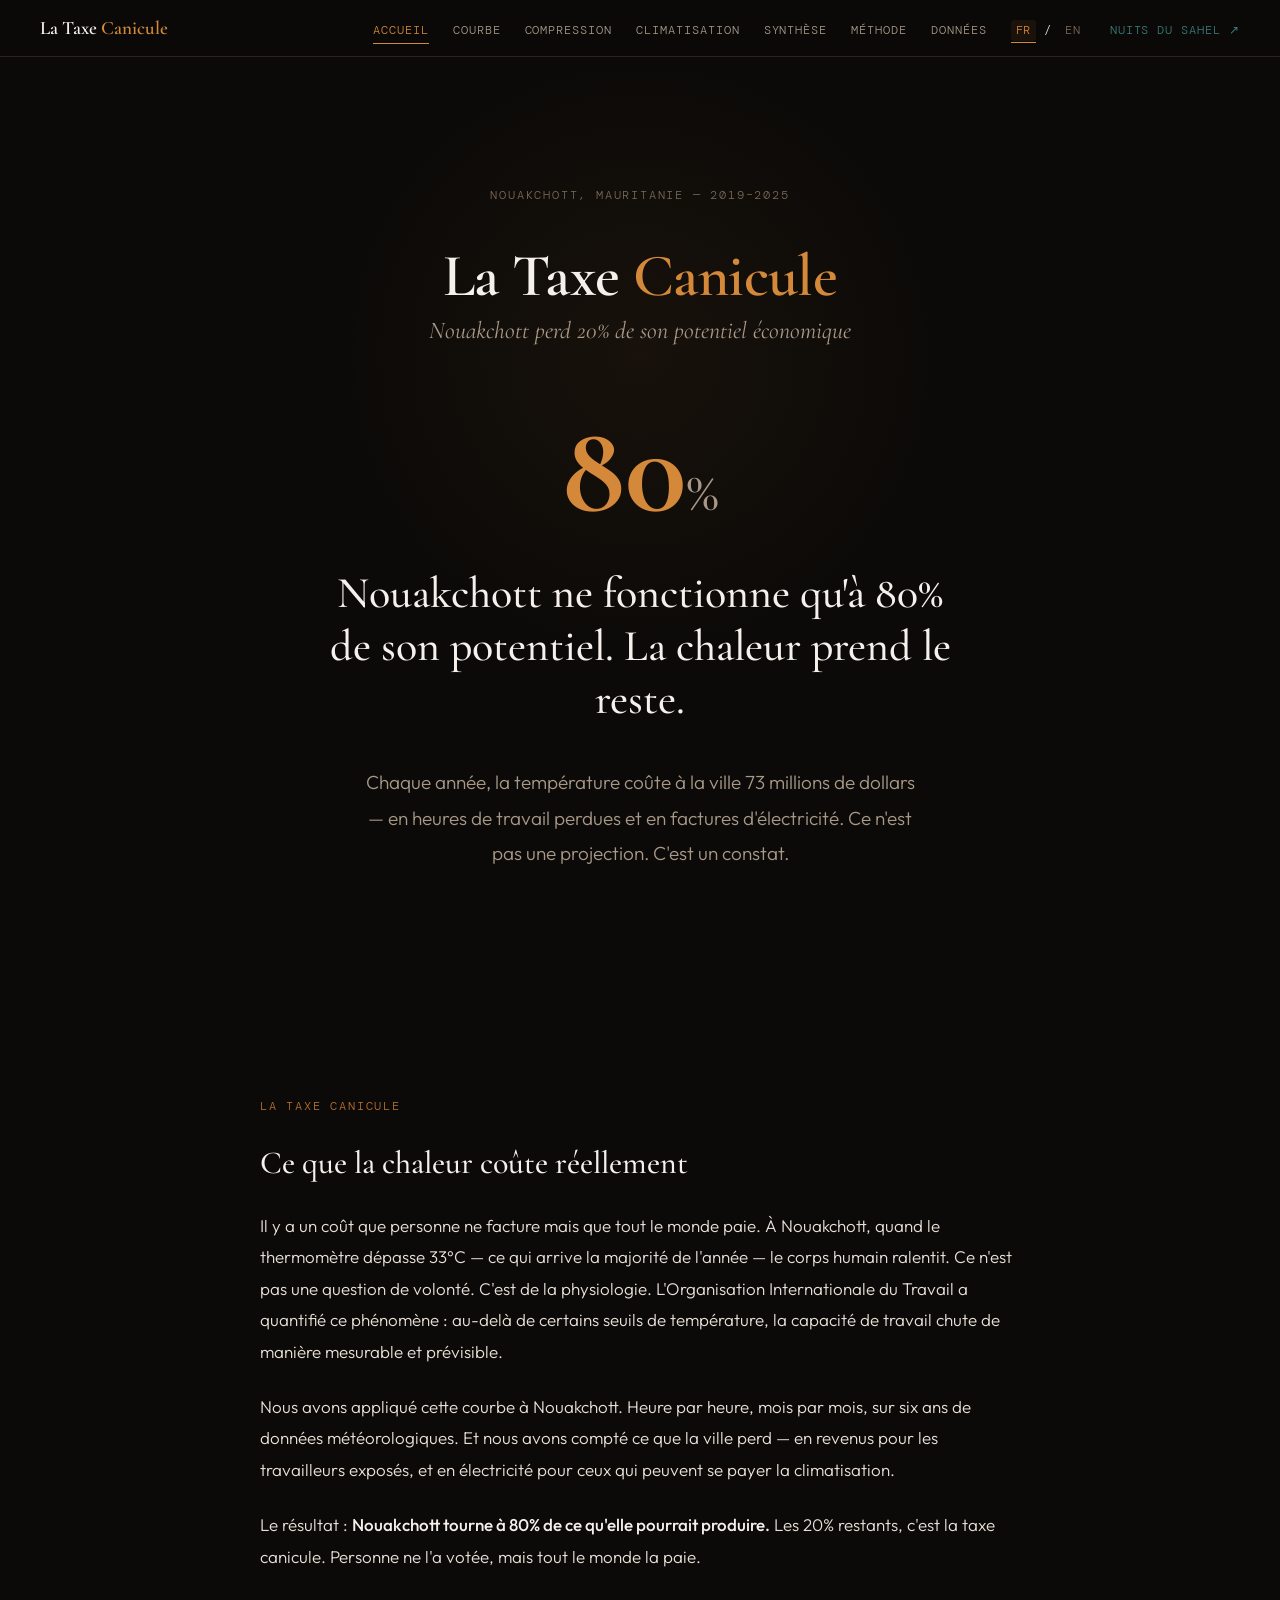
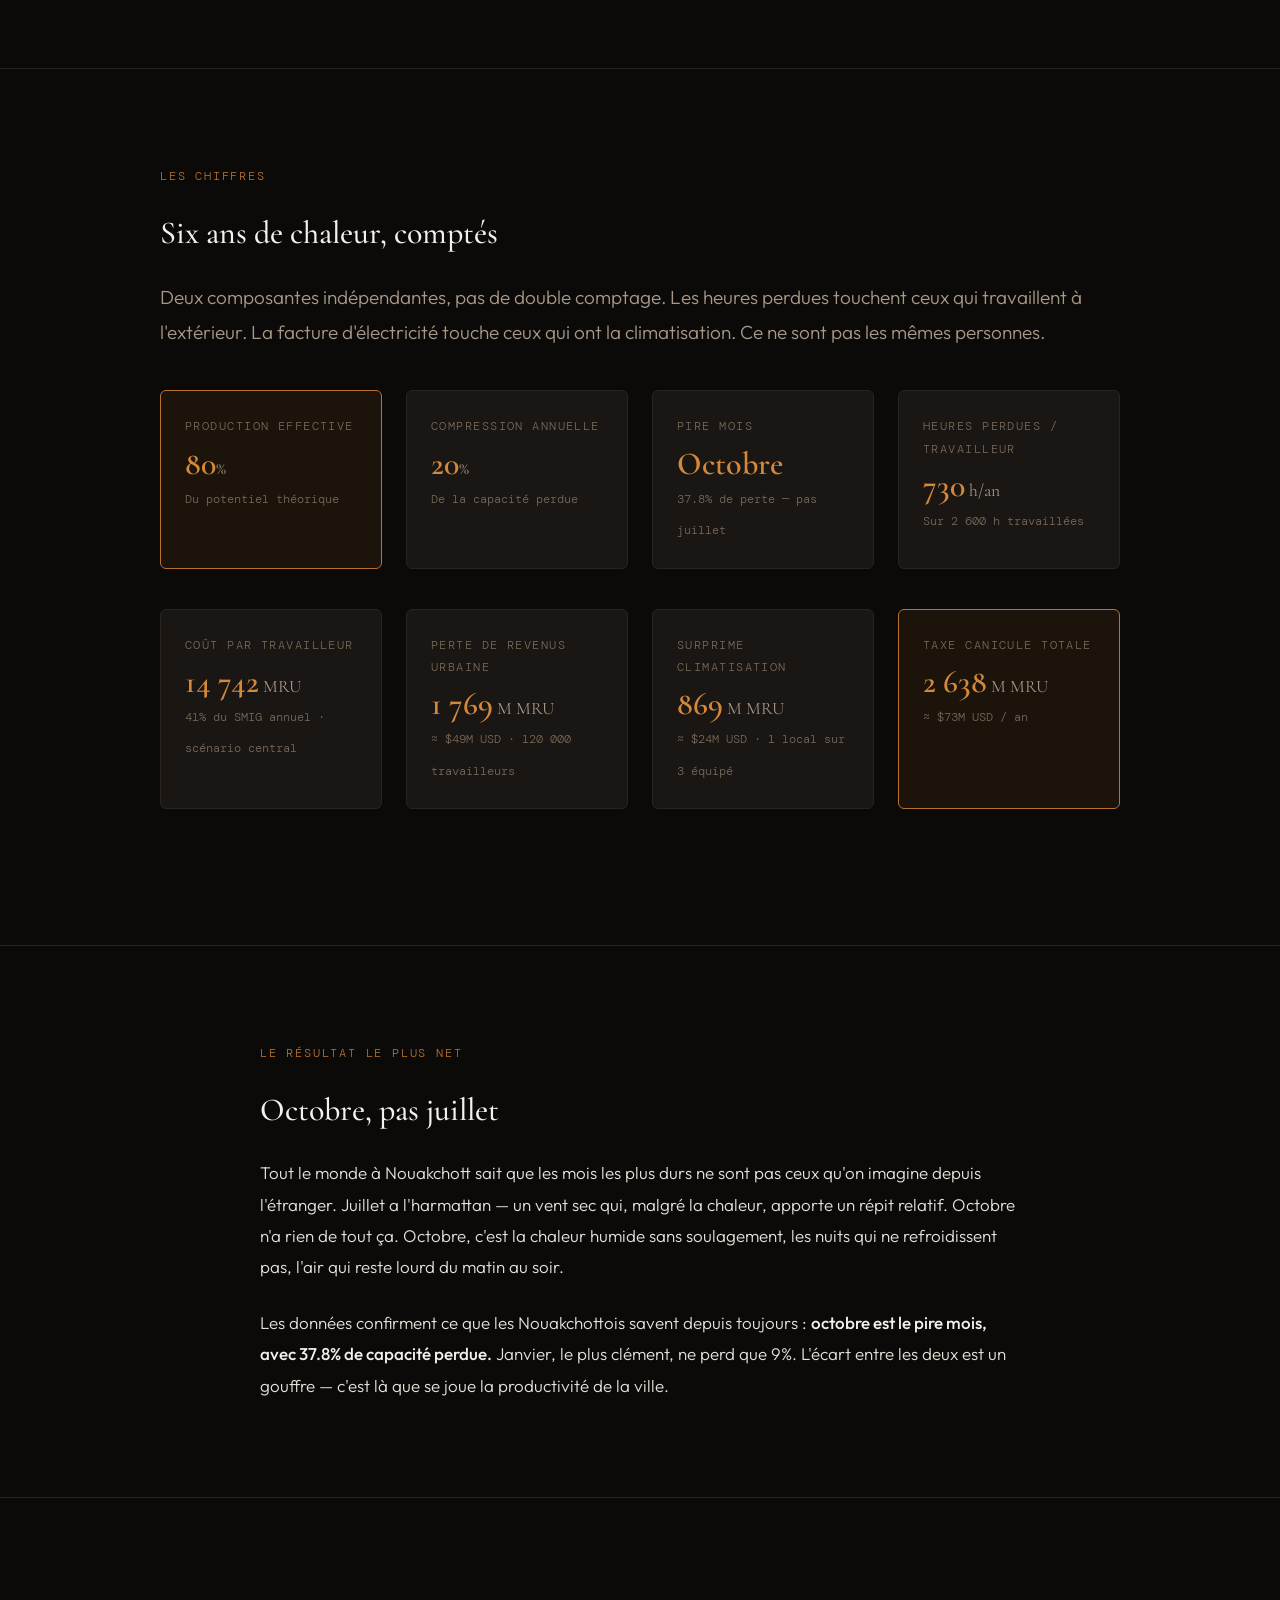
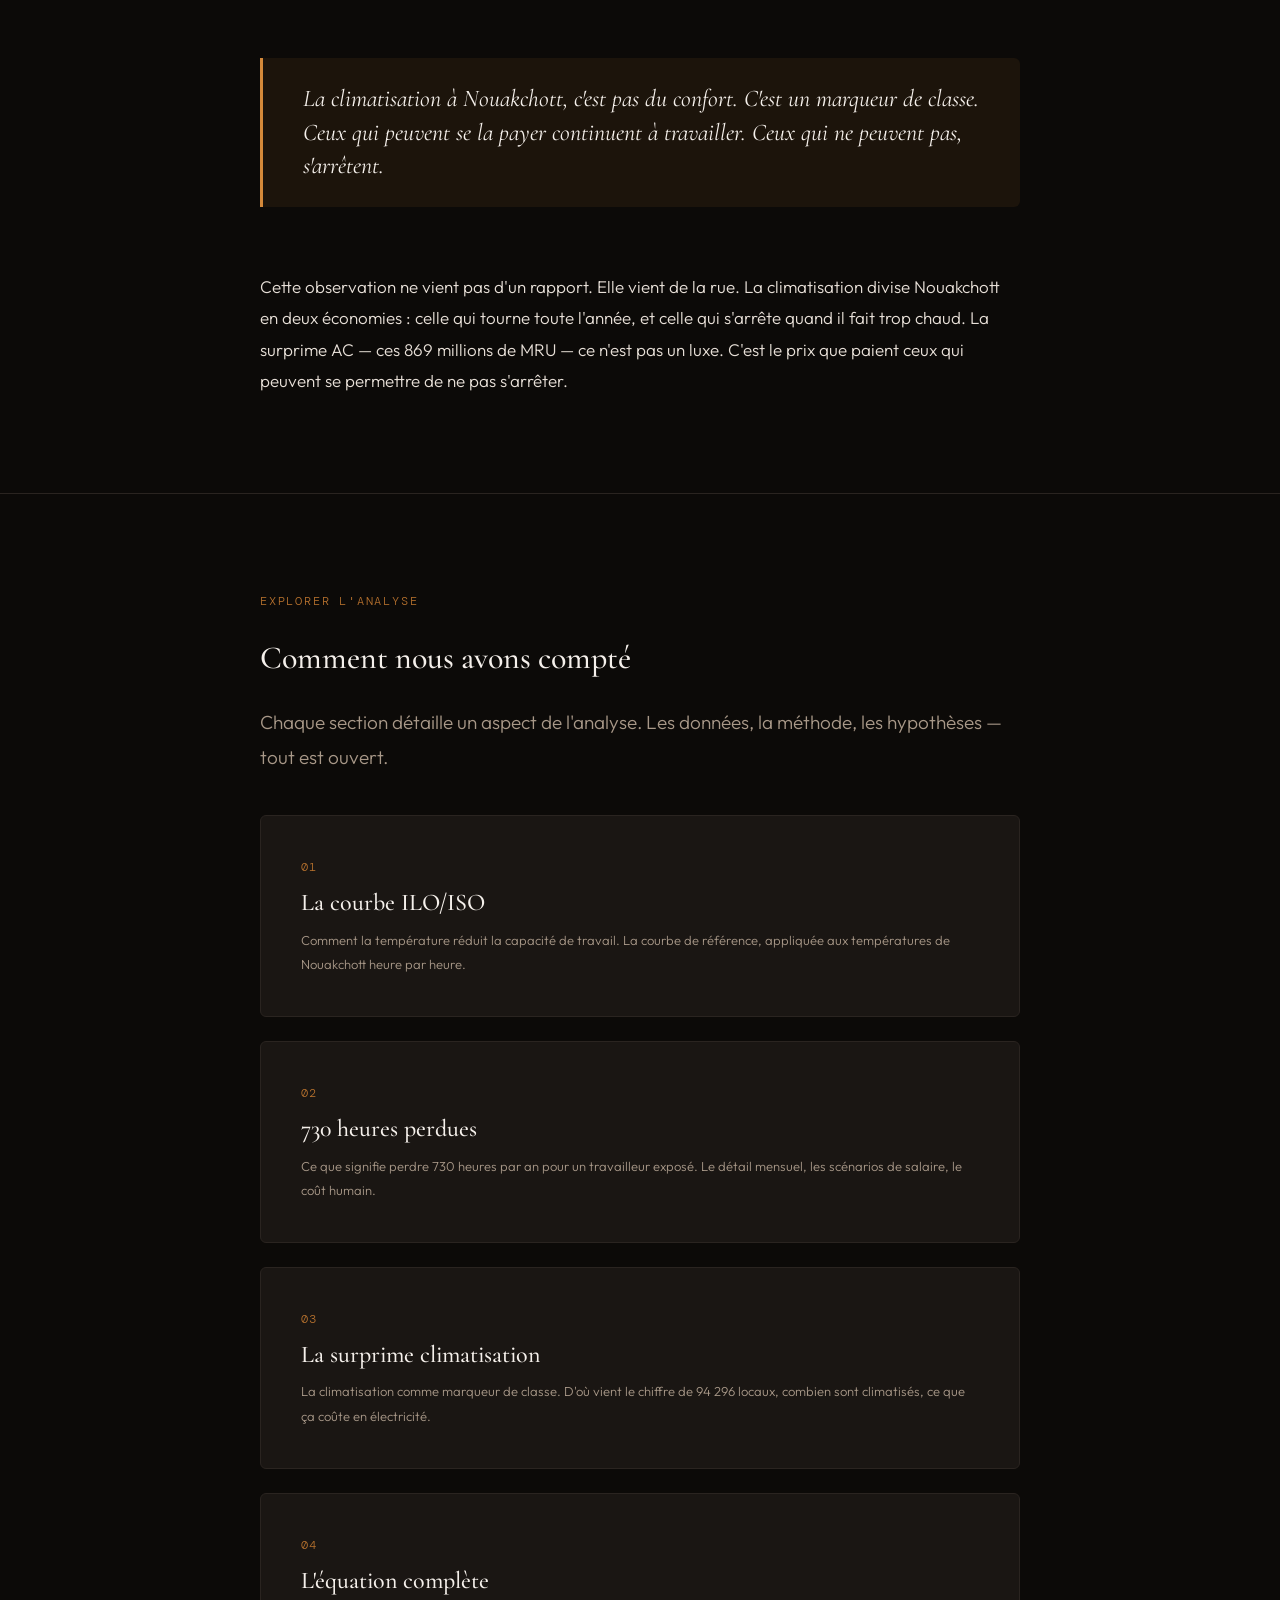
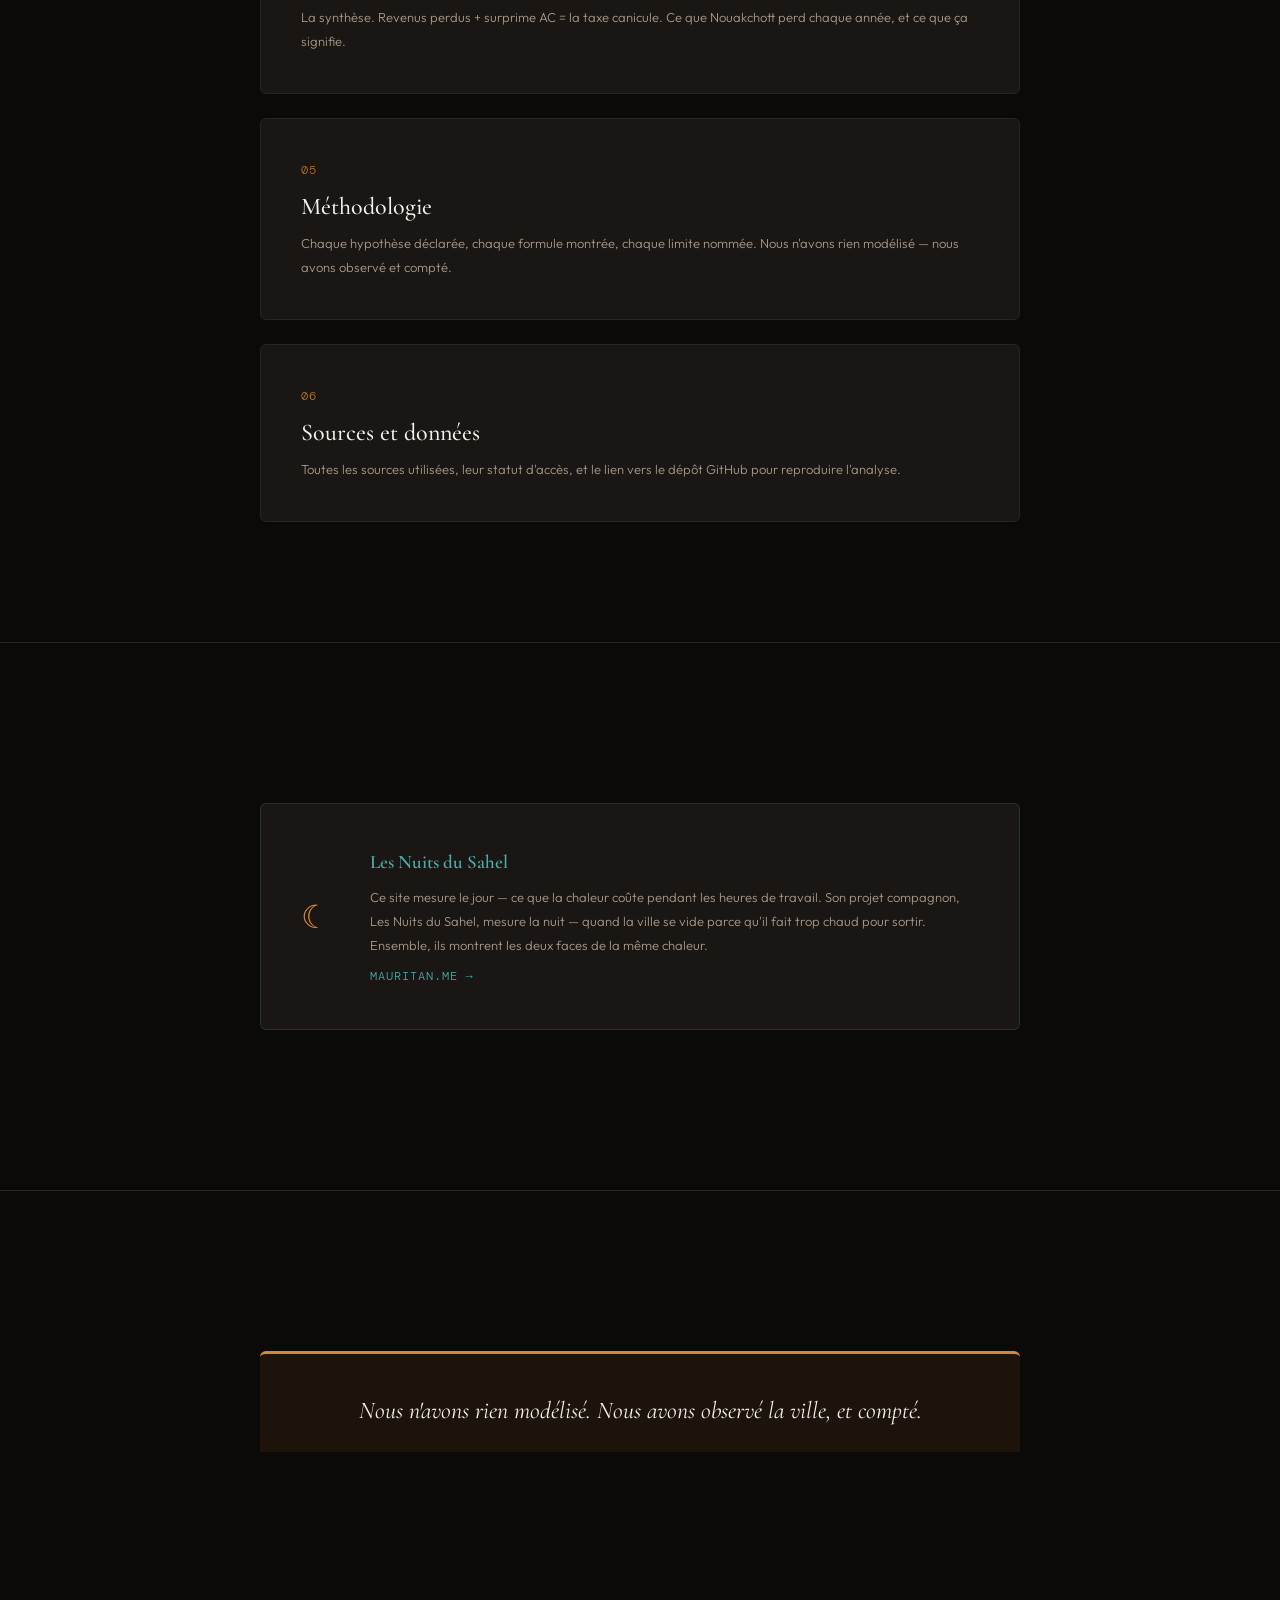
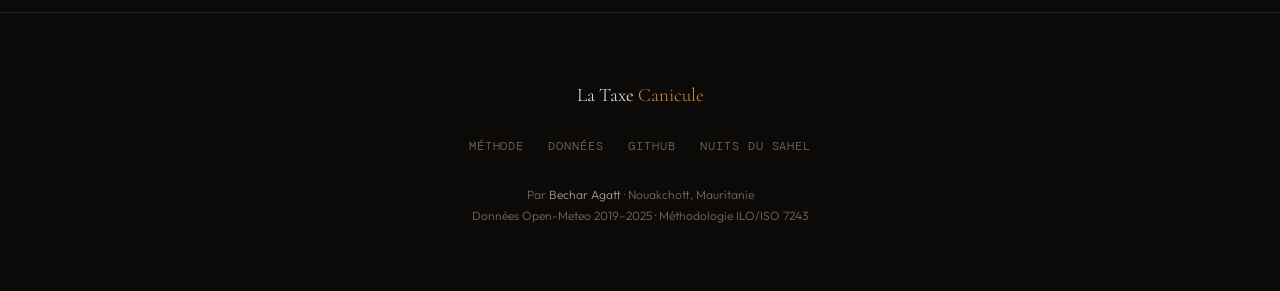
<file: site/index.html>
<!DOCTYPE html>
<html lang="fr">
<head>
  <meta charset="UTF-8">
  <meta name="viewport" content="width=device-width, initial-scale=1.0">
  <title>La Taxe Canicule — Nouakchott perd 20% de son potentiel économique</title>
  <meta name="description" content="La chaleur coûte 73 millions de dollars par an à Nouakchott. Nous avons compté.">
  <link rel="stylesheet" href="style.css">
</head>
<body>
  <nav class="site-nav">
    <div class="nav-inner">
      <a href="./" class="nav-brand">La Taxe <span>Canicule</span></a>
      <ul class="nav-links">
        <li><a href="./" class="active">Accueil</a></li>
        <li><a href="curve.html">Courbe</a></li>
        <li><a href="compression.html">Compression</a></li>
        <li><a href="premium.html">Climatisation</a></li>
        <li><a href="shadow.html">Synthèse</a></li>
        <li><a href="methodology.html">Méthode</a></li>
        <li><a href="data.html">Données</a></li>
        <li><span class="lang-switch"><a href="./" class="active">FR</a> / <a href="en/">EN</a></span></li>
        <li><a href="https://mauritan.me" class="nav-companion">Nuits du Sahel ↗</a></li>
      </ul>
      <button class="nav-toggle" aria-label="Menu">
        <span></span><span></span><span></span>
      </button>
    </div>
  </nav>

  <main class="page-body">

    <!-- Hero -->
    <section class="hero">
      <p class="hero-label fade-up">Nouakchott, Mauritanie — 2019–2025</p>
      <h1 class="hero-title fade-up fade-up-d1">La Taxe <span class="text-amber">Canicule</span></h1>
      <p class="hero-subtitle fade-up fade-up-d2">Nouakchott perd 20% de son potentiel économique</p>
      <div class="hero-number fade-up fade-up-d3">80<span class="hero-number-suffix">%</span></div>
      <p class="hero-headline fade-up fade-up-d4">Nouakchott ne fonctionne qu'à 80% de son potentiel. La chaleur prend le reste.</p>
      <p class="hero-body fade-up fade-up-d5">Chaque année, la température coûte à la ville 73 millions de dollars — en heures de travail perdues et en factures d'électricité. Ce n'est pas une projection. C'est un constat.</p>
    </section>

    <!-- What is this -->
    <section class="section">
      <div class="section-narrow reveal">
        <p class="section-label">La taxe canicule</p>
        <h2>Ce que la chaleur coûte réellement</h2>
        <p>Il y a un coût que personne ne facture mais que tout le monde paie. À Nouakchott, quand le thermomètre dépasse 33°C — ce qui arrive la majorité de l'année — le corps humain ralentit. Ce n'est pas une question de volonté. C'est de la physiologie. L'Organisation Internationale du Travail a quantifié ce phénomène : au-delà de certains seuils de température, la capacité de travail chute de manière mesurable et prévisible.</p>
        <p>Nous avons appliqué cette courbe à Nouakchott. Heure par heure, mois par mois, sur six ans de données météorologiques. Et nous avons compté ce que la ville perd — en revenus pour les travailleurs exposés, et en électricité pour ceux qui peuvent se payer la climatisation.</p>
        <p>Le résultat : <strong>Nouakchott tourne à 80% de ce qu'elle pourrait produire.</strong> Les 20% restants, c'est la taxe canicule. Personne ne l'a votée, mais tout le monde la paie.</p>
      </div>
    </section>

    <!-- Key numbers -->
    <section class="section">
      <div class="section-wide reveal">
        <p class="section-label">Les chiffres</p>
        <h2>Six ans de chaleur, comptés</h2>
        <p class="lead">Deux composantes indépendantes, pas de double comptage. Les heures perdues touchent ceux qui travaillent à l'extérieur. La facture d'électricité touche ceux qui ont la climatisation. Ce ne sont pas les mêmes personnes.</p>

        <div class="stat-grid">
          <div class="stat-card highlight">
            <span class="label">Production effective</span>
            <div class="value">80<span class="value-unit">%</span></div>
            <span class="note">Du potentiel théorique</span>
          </div>
          <div class="stat-card">
            <span class="label">Compression annuelle</span>
            <div class="value">20<span class="value-unit">%</span></div>
            <span class="note">De la capacité perdue</span>
          </div>
          <div class="stat-card">
            <span class="label">Pire mois</span>
            <div class="value">Octobre</div>
            <span class="note">37.8% de perte — pas juillet</span>
          </div>
          <div class="stat-card">
            <span class="label">Heures perdues / travailleur</span>
            <div class="value">730<span class="value-unit"> h/an</span></div>
            <span class="note">Sur 2 600 h travaillées</span>
          </div>
        </div>

        <div class="stat-grid mt-md">
          <div class="stat-card">
            <span class="label">Coût par travailleur</span>
            <div class="value">14 742<span class="value-unit"> MRU</span></div>
            <span class="note">41% du SMIG annuel · scénario central</span>
          </div>
          <div class="stat-card">
            <span class="label">Perte de revenus urbaine</span>
            <div class="value">1 769<span class="value-unit"> M MRU</span></div>
            <span class="note">≈ $49M USD · 120 000 travailleurs</span>
          </div>
          <div class="stat-card">
            <span class="label">Surprime climatisation</span>
            <div class="value">869<span class="value-unit"> M MRU</span></div>
            <span class="note">≈ $24M USD · 1 local sur 3 équipé</span>
          </div>
          <div class="stat-card highlight">
            <span class="label">Taxe canicule totale</span>
            <div class="value">2 638<span class="value-unit"> M MRU</span></div>
            <span class="note">≈ $73M USD / an</span>
          </div>
        </div>
      </div>
    </section>

    <!-- October finding -->
    <section class="section">
      <div class="section-narrow reveal">
        <p class="section-label">Le résultat le plus net</p>
        <h2>Octobre, pas juillet</h2>
        <p>Tout le monde à Nouakchott sait que les mois les plus durs ne sont pas ceux qu'on imagine depuis l'étranger. Juillet a l'harmattan — un vent sec qui, malgré la chaleur, apporte un répit relatif. Octobre n'a rien de tout ça. Octobre, c'est la chaleur humide sans soulagement, les nuits qui ne refroidissent pas, l'air qui reste lourd du matin au soir.</p>
        <p>Les données confirment ce que les Nouakchottois savent depuis toujours : <strong>octobre est le pire mois, avec 37.8% de capacité perdue.</strong> Janvier, le plus clément, ne perd que 9%. L'écart entre les deux est un gouffre — c'est là que se joue la productivité de la ville.</p>
      </div>
    </section>

    <!-- Pullquote -->
    <section class="section">
      <div class="section-narrow reveal">
        <div class="pullquote">
          <p>La climatisation à Nouakchott, c'est pas du confort. C'est un marqueur de classe. Ceux qui peuvent se la payer continuent à travailler. Ceux qui ne peuvent pas, s'arrêtent.</p>
        </div>
        <p class="mt-md">Cette observation ne vient pas d'un rapport. Elle vient de la rue. La climatisation divise Nouakchott en deux économies : celle qui tourne toute l'année, et celle qui s'arrête quand il fait trop chaud. La surprime AC — ces 869 millions de MRU — ce n'est pas un luxe. C'est le prix que paient ceux qui peuvent se permettre de ne pas s'arrêter.</p>
      </div>
    </section>

    <!-- Section previews -->
    <section class="section">
      <div class="section-narrow reveal">
        <p class="section-label">Explorer l'analyse</p>
        <h2>Comment nous avons compté</h2>
        <p class="lead">Chaque section détaille un aspect de l'analyse. Les données, la méthode, les hypothèses — tout est ouvert.</p>

        <a href="curve.html" class="section-preview">
          <div class="preview-number">01</div>
          <h3>La courbe ILO/ISO</h3>
          <p>Comment la température réduit la capacité de travail. La courbe de référence, appliquée aux températures de Nouakchott heure par heure.</p>
        </a>

        <a href="compression.html" class="section-preview">
          <div class="preview-number">02</div>
          <h3>730 heures perdues</h3>
          <p>Ce que signifie perdre 730 heures par an pour un travailleur exposé. Le détail mensuel, les scénarios de salaire, le coût humain.</p>
        </a>

        <a href="premium.html" class="section-preview">
          <div class="preview-number">03</div>
          <h3>La surprime climatisation</h3>
          <p>La climatisation comme marqueur de classe. D'où vient le chiffre de 94 296 locaux, combien sont climatisés, ce que ça coûte en électricité.</p>
        </a>

        <a href="shadow.html" class="section-preview">
          <div class="preview-number">04</div>
          <h3>L'équation complète</h3>
          <p>La synthèse. Revenus perdus + surprime AC = la taxe canicule. Ce que Nouakchott perd chaque année, et ce que ça signifie.</p>
        </a>

        <a href="methodology.html" class="section-preview">
          <div class="preview-number">05</div>
          <h3>Méthodologie</h3>
          <p>Chaque hypothèse déclarée, chaque formule montrée, chaque limite nommée. Nous n'avons rien modélisé — nous avons observé et compté.</p>
        </a>

        <a href="data.html" class="section-preview">
          <div class="preview-number">06</div>
          <h3>Sources et données</h3>
          <p>Toutes les sources utilisées, leur statut d'accès, et le lien vers le dépôt GitHub pour reproduire l'analyse.</p>
        </a>
      </div>
    </section>

    <!-- Companion -->
    <section class="section">
      <div class="section-narrow reveal">
        <a href="https://mauritan.me" class="companion">
          <div class="companion-icon">☾</div>
          <div class="companion-text">
            <h4>Les Nuits du Sahel</h4>
            <p>Ce site mesure le jour — ce que la chaleur coûte pendant les heures de travail. Son projet compagnon, Les Nuits du Sahel, mesure la nuit — quand la ville se vide parce qu'il fait trop chaud pour sortir. Ensemble, ils montrent les deux faces de la même chaleur.</p>
            <span class="companion-link">mauritan.me →</span>
          </div>
        </a>
      </div>
    </section>

    <!-- Closing -->
    <section class="section">
      <div class="section-narrow reveal text-center">
        <div class="pullquote" style="text-align: center; border-left: none; border-top: 3px solid var(--amber); border-radius: 6px 6px 0 0; padding-top: var(--space-lg);">
          <p>Nous n'avons rien modélisé. Nous avons observé la ville, et compté.</p>
        </div>
      </div>
    </section>

  </main>

  <footer class="site-footer">
    <div class="footer-inner">
      <div class="footer-brand">La Taxe <span>Canicule</span></div>
      <ul class="footer-links">
        <li><a href="methodology.html">Méthode</a></li>
        <li><a href="data.html">Données</a></li>
        <li><a href="https://github.com/agattbechar/nkc-heat-tax">GitHub</a></li>
        <li><a href="https://mauritan.me">Nuits du Sahel</a></li>
      </ul>
      <p class="footer-meta">
        Par <a href="https://github.com/agattbechar">Bechar Agatt</a> · Nouakchott, Mauritanie<br>
        Données Open-Meteo 2019–2025 · Méthodologie ILO/ISO 7243
      </p>
    </div>
  </footer>

  <script src="site.js"></script>
</body>
</html>
</file>
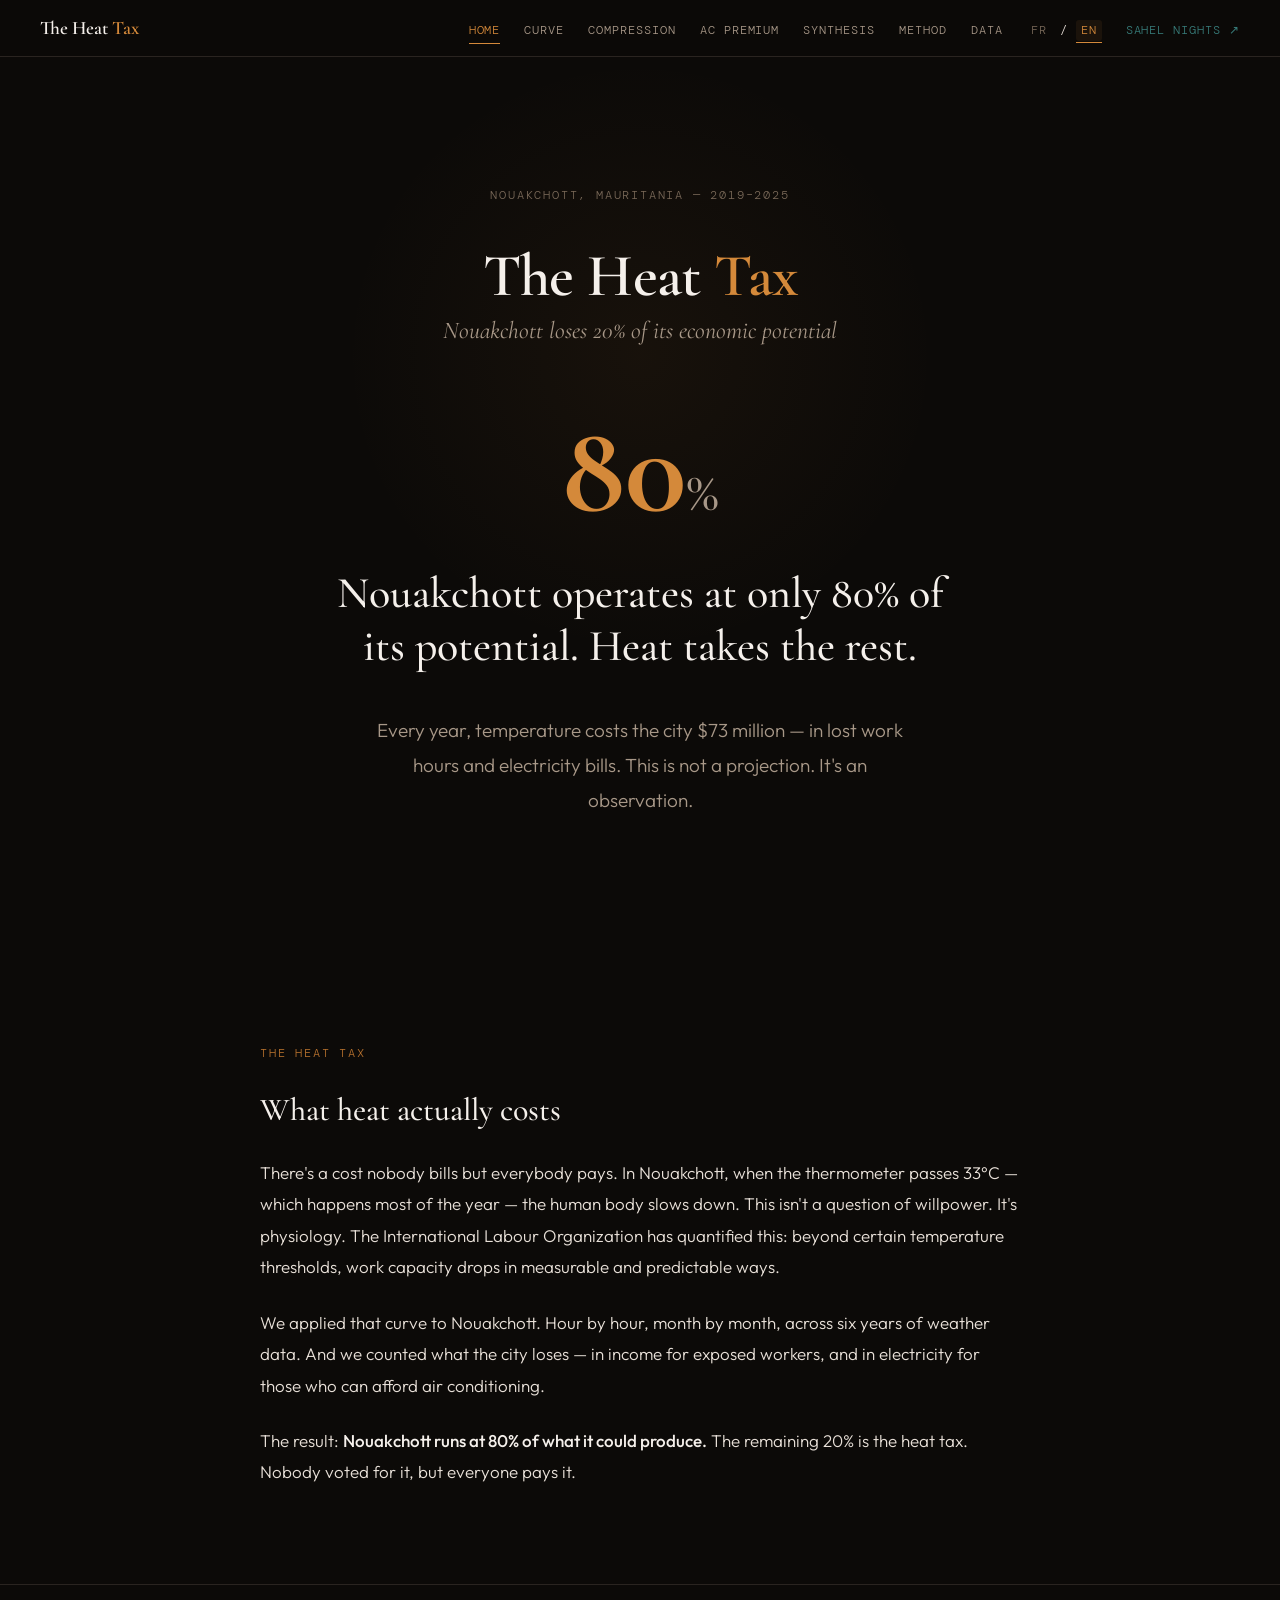
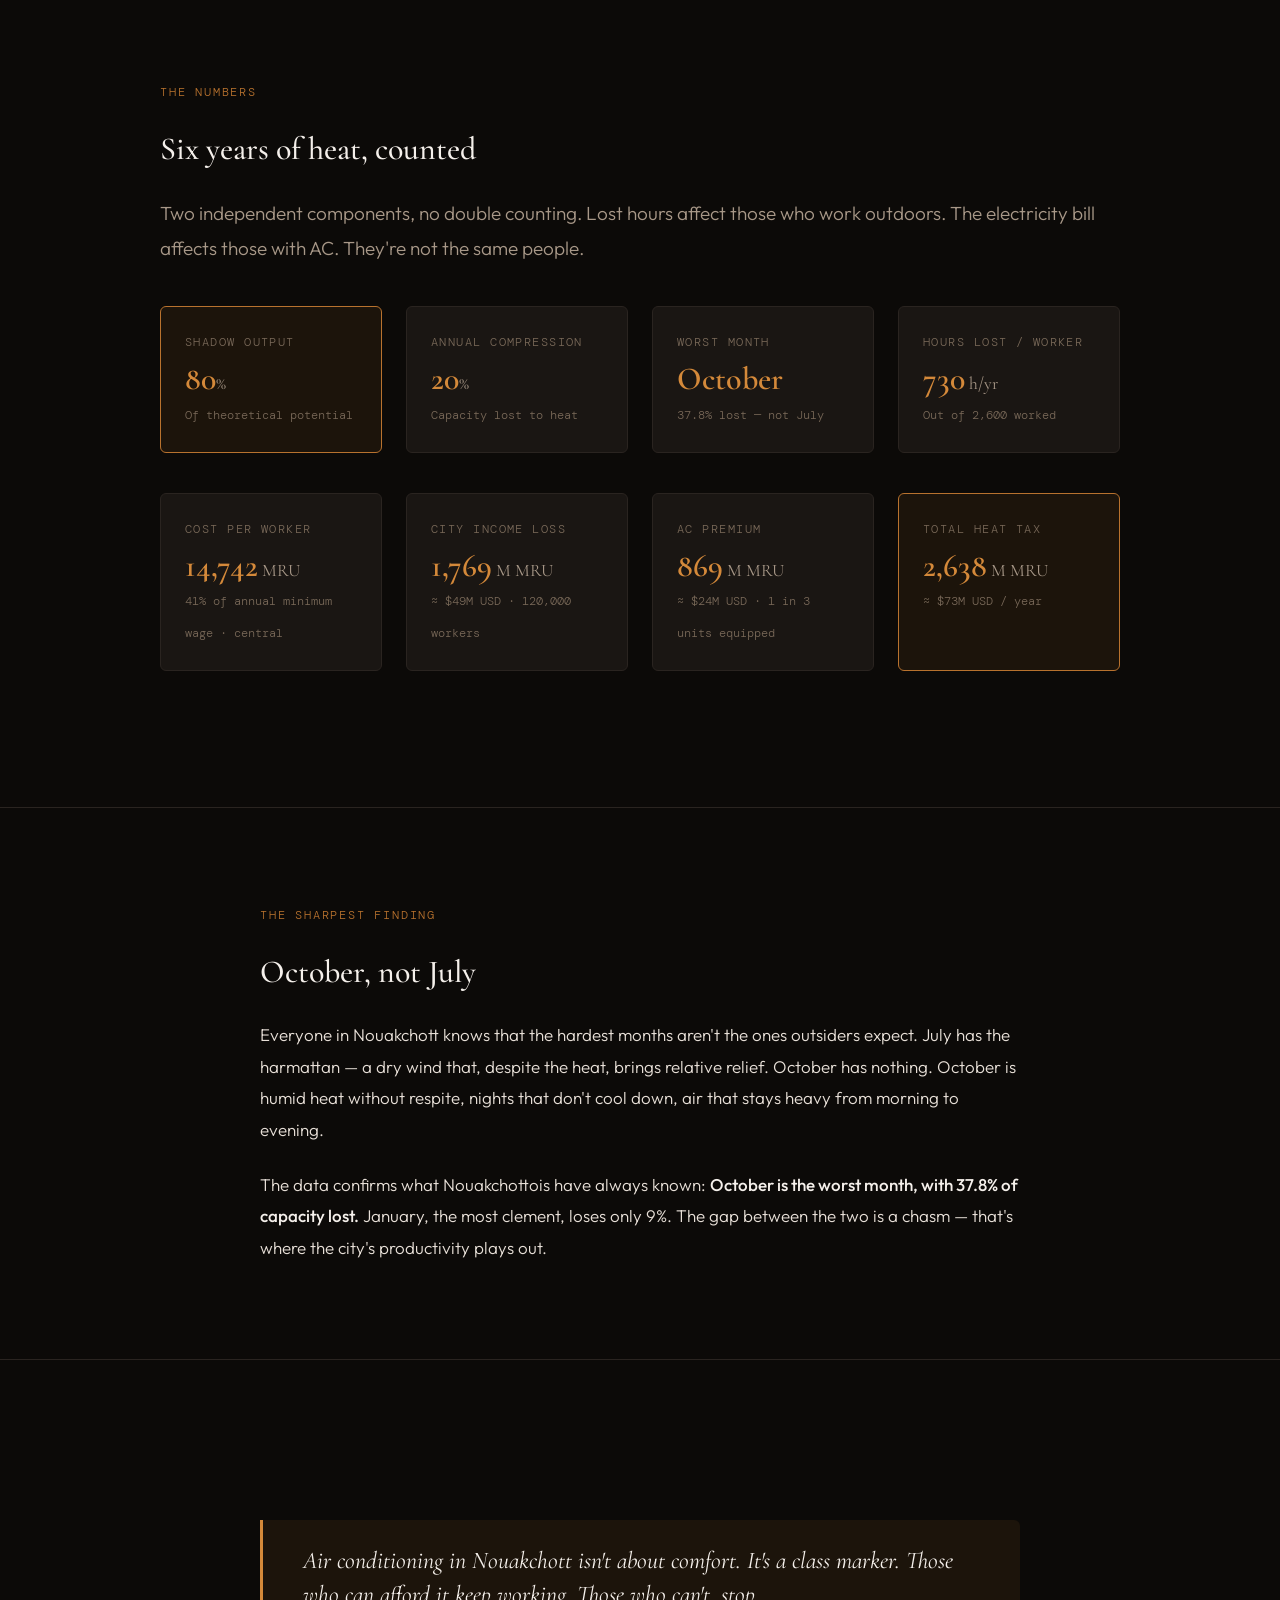
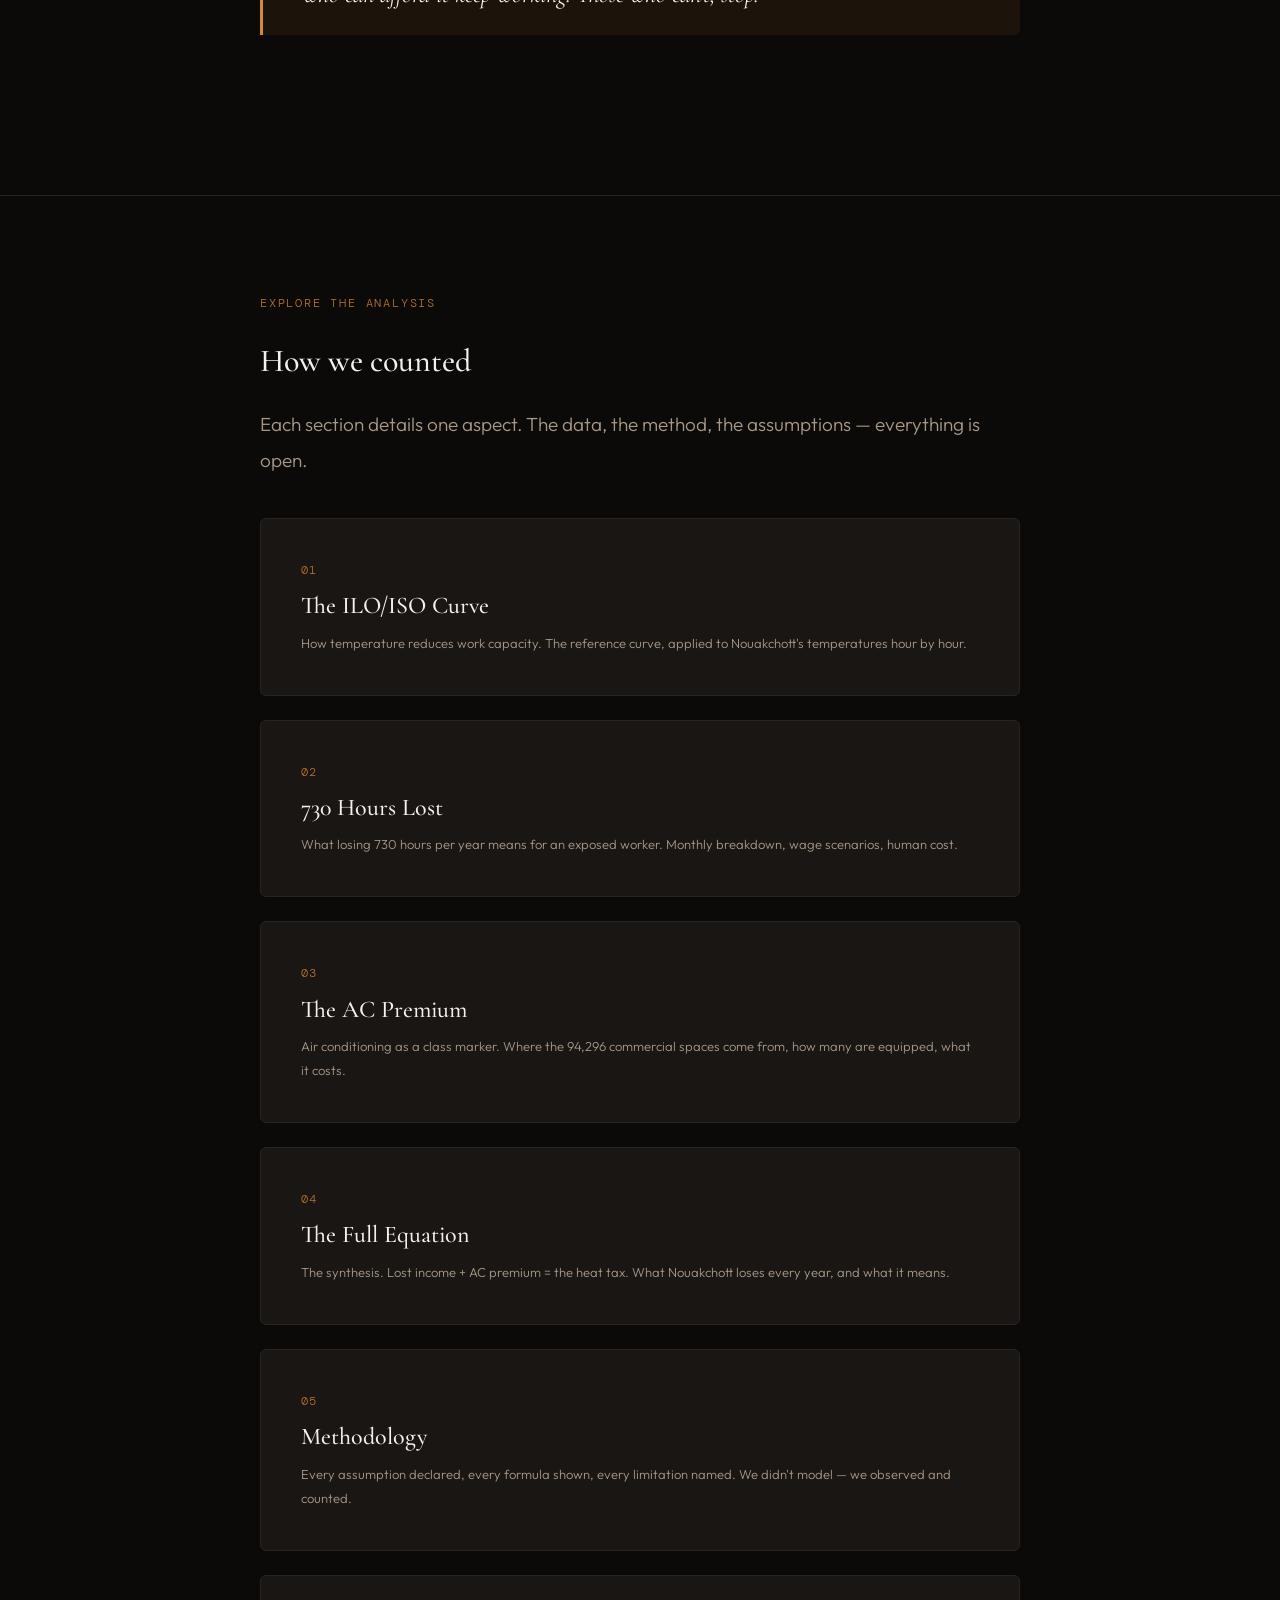
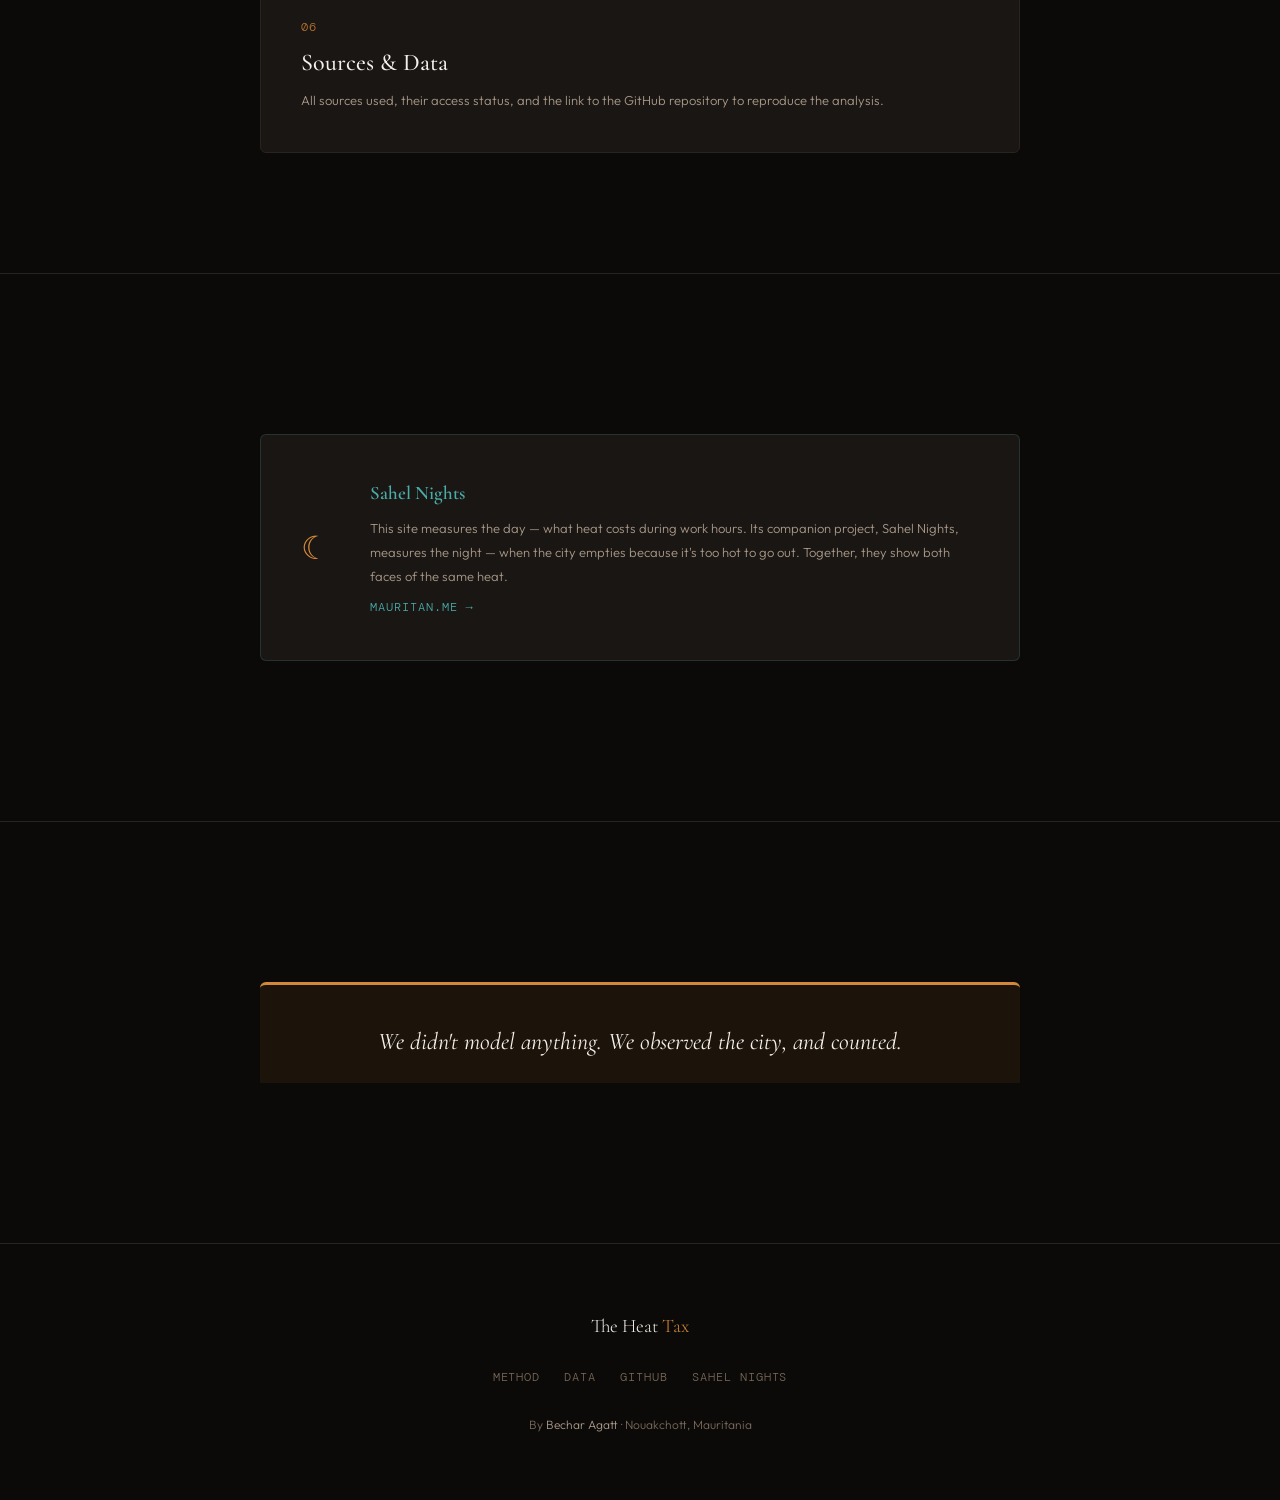
<file: site/en/index.html>
<!DOCTYPE html>
<html lang="en">
<head>
  <meta charset="UTF-8">
  <meta name="viewport" content="width=device-width, initial-scale=1.0">
  <title>The Heat Tax — Nouakchott loses 20% of its economic potential</title>
  <meta name="description" content="Heat costs Nouakchott $73 million per year. We counted.">
  <link rel="stylesheet" href="../style.css">
</head>
<body>
  <nav class="site-nav">
    <div class="nav-inner">
      <a href="./" class="nav-brand">The Heat <span>Tax</span></a>
      <ul class="nav-links">
        <li><a href="./" class="active">Home</a></li>
        <li><a href="curve.html">Curve</a></li>
        <li><a href="compression.html">Compression</a></li>
        <li><a href="premium.html">AC Premium</a></li>
        <li><a href="shadow.html">Synthesis</a></li>
        <li><a href="methodology.html">Method</a></li>
        <li><a href="data.html">Data</a></li>
        <li><span class="lang-switch"><a href="../">FR</a> / <a href="./" class="active">EN</a></span></li>
        <li><a href="https://mauritan.me" class="nav-companion">Sahel Nights ↗</a></li>
      </ul>
      <button class="nav-toggle" aria-label="Menu"><span></span><span></span><span></span></button>
    </div>
  </nav>

  <main class="page-body">
    <section class="hero">
      <p class="hero-label fade-up">Nouakchott, Mauritania — 2019–2025</p>
      <h1 class="hero-title fade-up fade-up-d1">The Heat <span class="text-amber">Tax</span></h1>
      <p class="hero-subtitle fade-up fade-up-d2">Nouakchott loses 20% of its economic potential</p>
      <div class="hero-number fade-up fade-up-d3">80<span class="hero-number-suffix">%</span></div>
      <p class="hero-headline fade-up fade-up-d4">Nouakchott operates at only 80% of its potential. Heat takes the rest.</p>
      <p class="hero-body fade-up fade-up-d5">Every year, temperature costs the city $73 million — in lost work hours and electricity bills. This is not a projection. It's an observation.</p>
    </section>

    <section class="section">
      <div class="section-narrow reveal">
        <p class="section-label">The heat tax</p>
        <h2>What heat actually costs</h2>
        <p>There's a cost nobody bills but everybody pays. In Nouakchott, when the thermometer passes 33°C — which happens most of the year — the human body slows down. This isn't a question of willpower. It's physiology. The International Labour Organization has quantified this: beyond certain temperature thresholds, work capacity drops in measurable and predictable ways.</p>
        <p>We applied that curve to Nouakchott. Hour by hour, month by month, across six years of weather data. And we counted what the city loses — in income for exposed workers, and in electricity for those who can afford air conditioning.</p>
        <p>The result: <strong>Nouakchott runs at 80% of what it could produce.</strong> The remaining 20% is the heat tax. Nobody voted for it, but everyone pays it.</p>
      </div>
    </section>

    <section class="section">
      <div class="section-wide reveal">
        <p class="section-label">The numbers</p>
        <h2>Six years of heat, counted</h2>
        <p class="lead">Two independent components, no double counting. Lost hours affect those who work outdoors. The electricity bill affects those with AC. They're not the same people.</p>

        <div class="stat-grid">
          <div class="stat-card highlight">
            <span class="label">Shadow output</span>
            <div class="value">80<span class="value-unit">%</span></div>
            <span class="note">Of theoretical potential</span>
          </div>
          <div class="stat-card">
            <span class="label">Annual compression</span>
            <div class="value">20<span class="value-unit">%</span></div>
            <span class="note">Capacity lost to heat</span>
          </div>
          <div class="stat-card">
            <span class="label">Worst month</span>
            <div class="value">October</div>
            <span class="note">37.8% lost — not July</span>
          </div>
          <div class="stat-card">
            <span class="label">Hours lost / worker</span>
            <div class="value">730<span class="value-unit"> h/yr</span></div>
            <span class="note">Out of 2,600 worked</span>
          </div>
        </div>

        <div class="stat-grid mt-md">
          <div class="stat-card">
            <span class="label">Cost per worker</span>
            <div class="value">14,742<span class="value-unit"> MRU</span></div>
            <span class="note">41% of annual minimum wage · central</span>
          </div>
          <div class="stat-card">
            <span class="label">City income loss</span>
            <div class="value">1,769<span class="value-unit"> M MRU</span></div>
            <span class="note">≈ $49M USD · 120,000 workers</span>
          </div>
          <div class="stat-card">
            <span class="label">AC premium</span>
            <div class="value">869<span class="value-unit"> M MRU</span></div>
            <span class="note">≈ $24M USD · 1 in 3 units equipped</span>
          </div>
          <div class="stat-card highlight">
            <span class="label">Total heat tax</span>
            <div class="value">2,638<span class="value-unit"> M MRU</span></div>
            <span class="note">≈ $73M USD / year</span>
          </div>
        </div>
      </div>
    </section>

    <section class="section">
      <div class="section-narrow reveal">
        <p class="section-label">The sharpest finding</p>
        <h2>October, not July</h2>
        <p>Everyone in Nouakchott knows that the hardest months aren't the ones outsiders expect. July has the harmattan — a dry wind that, despite the heat, brings relative relief. October has nothing. October is humid heat without respite, nights that don't cool down, air that stays heavy from morning to evening.</p>
        <p>The data confirms what Nouakchottois have always known: <strong>October is the worst month, with 37.8% of capacity lost.</strong> January, the most clement, loses only 9%. The gap between the two is a chasm — that's where the city's productivity plays out.</p>
      </div>
    </section>

    <section class="section">
      <div class="section-narrow reveal">
        <div class="pullquote">
          <p>Air conditioning in Nouakchott isn't about comfort. It's a class marker. Those who can afford it keep working. Those who can't, stop.</p>
        </div>
      </div>
    </section>

    <section class="section">
      <div class="section-narrow reveal">
        <p class="section-label">Explore the analysis</p>
        <h2>How we counted</h2>
        <p class="lead">Each section details one aspect. The data, the method, the assumptions — everything is open.</p>

        <a href="curve.html" class="section-preview">
          <div class="preview-number">01</div>
          <h3>The ILO/ISO Curve</h3>
          <p>How temperature reduces work capacity. The reference curve, applied to Nouakchott's temperatures hour by hour.</p>
        </a>
        <a href="compression.html" class="section-preview">
          <div class="preview-number">02</div>
          <h3>730 Hours Lost</h3>
          <p>What losing 730 hours per year means for an exposed worker. Monthly breakdown, wage scenarios, human cost.</p>
        </a>
        <a href="premium.html" class="section-preview">
          <div class="preview-number">03</div>
          <h3>The AC Premium</h3>
          <p>Air conditioning as a class marker. Where the 94,296 commercial spaces come from, how many are equipped, what it costs.</p>
        </a>
        <a href="shadow.html" class="section-preview">
          <div class="preview-number">04</div>
          <h3>The Full Equation</h3>
          <p>The synthesis. Lost income + AC premium = the heat tax. What Nouakchott loses every year, and what it means.</p>
        </a>
        <a href="methodology.html" class="section-preview">
          <div class="preview-number">05</div>
          <h3>Methodology</h3>
          <p>Every assumption declared, every formula shown, every limitation named. We didn't model — we observed and counted.</p>
        </a>
        <a href="data.html" class="section-preview">
          <div class="preview-number">06</div>
          <h3>Sources & Data</h3>
          <p>All sources used, their access status, and the link to the GitHub repository to reproduce the analysis.</p>
        </a>
      </div>
    </section>

    <section class="section">
      <div class="section-narrow reveal">
        <a href="https://mauritan.me" class="companion">
          <div class="companion-icon">☾</div>
          <div class="companion-text">
            <h4>Sahel Nights</h4>
            <p>This site measures the day — what heat costs during work hours. Its companion project, Sahel Nights, measures the night — when the city empties because it's too hot to go out. Together, they show both faces of the same heat.</p>
            <span class="companion-link">mauritan.me →</span>
          </div>
        </a>
      </div>
    </section>

    <section class="section">
      <div class="section-narrow reveal text-center">
        <div class="pullquote" style="text-align: center; border-left: none; border-top: 3px solid var(--amber); border-radius: 6px 6px 0 0; padding-top: var(--space-lg);">
          <p>We didn't model anything. We observed the city, and counted.</p>
        </div>
      </div>
    </section>
  </main>

  <footer class="site-footer">
    <div class="footer-inner">
      <div class="footer-brand">The Heat <span>Tax</span></div>
      <ul class="footer-links">
        <li><a href="methodology.html">Method</a></li>
        <li><a href="data.html">Data</a></li>
        <li><a href="https://github.com/agattbechar/nkc-heat-tax">GitHub</a></li>
        <li><a href="https://mauritan.me">Sahel Nights</a></li>
      </ul>
      <p class="footer-meta">By <a href="https://github.com/agattbechar">Bechar Agatt</a> · Nouakchott, Mauritania</p>
    </div>
  </footer>
  <script src="../site.js"></script>
</body>
</html>
</file>
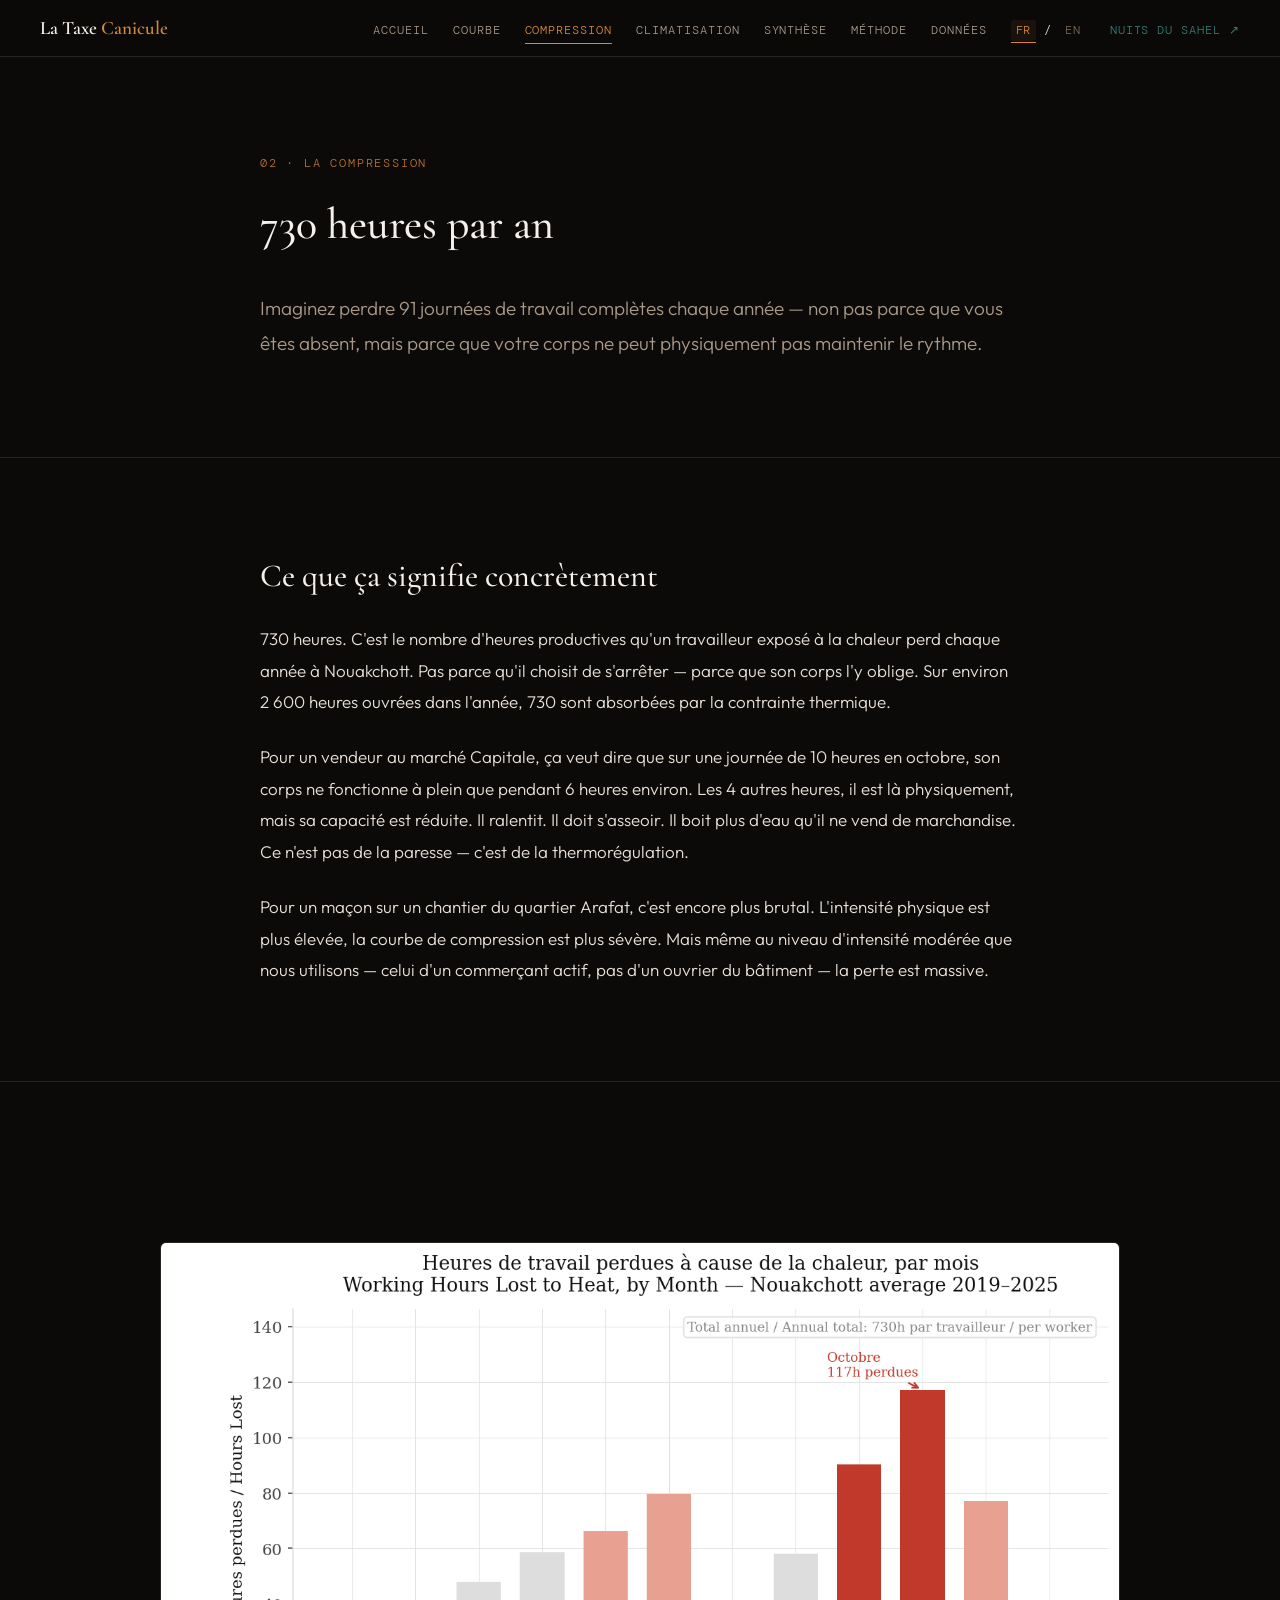
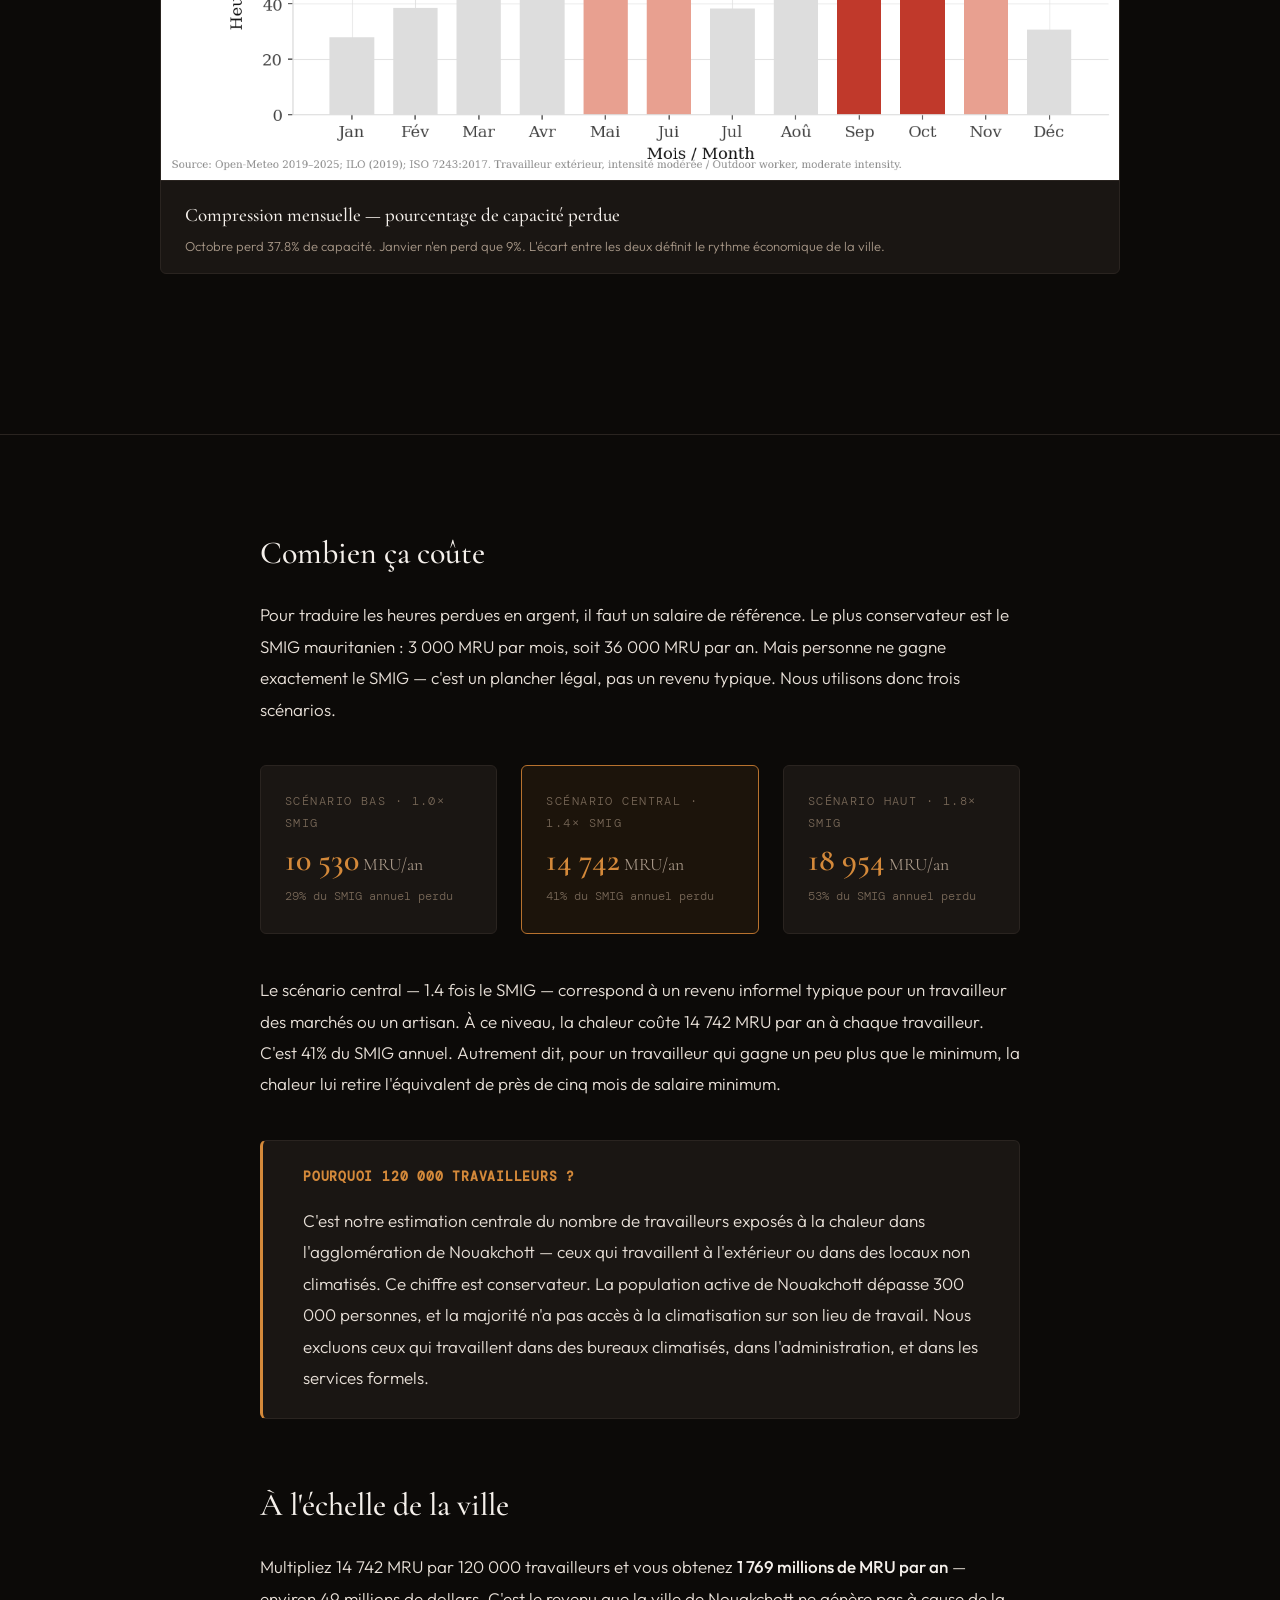
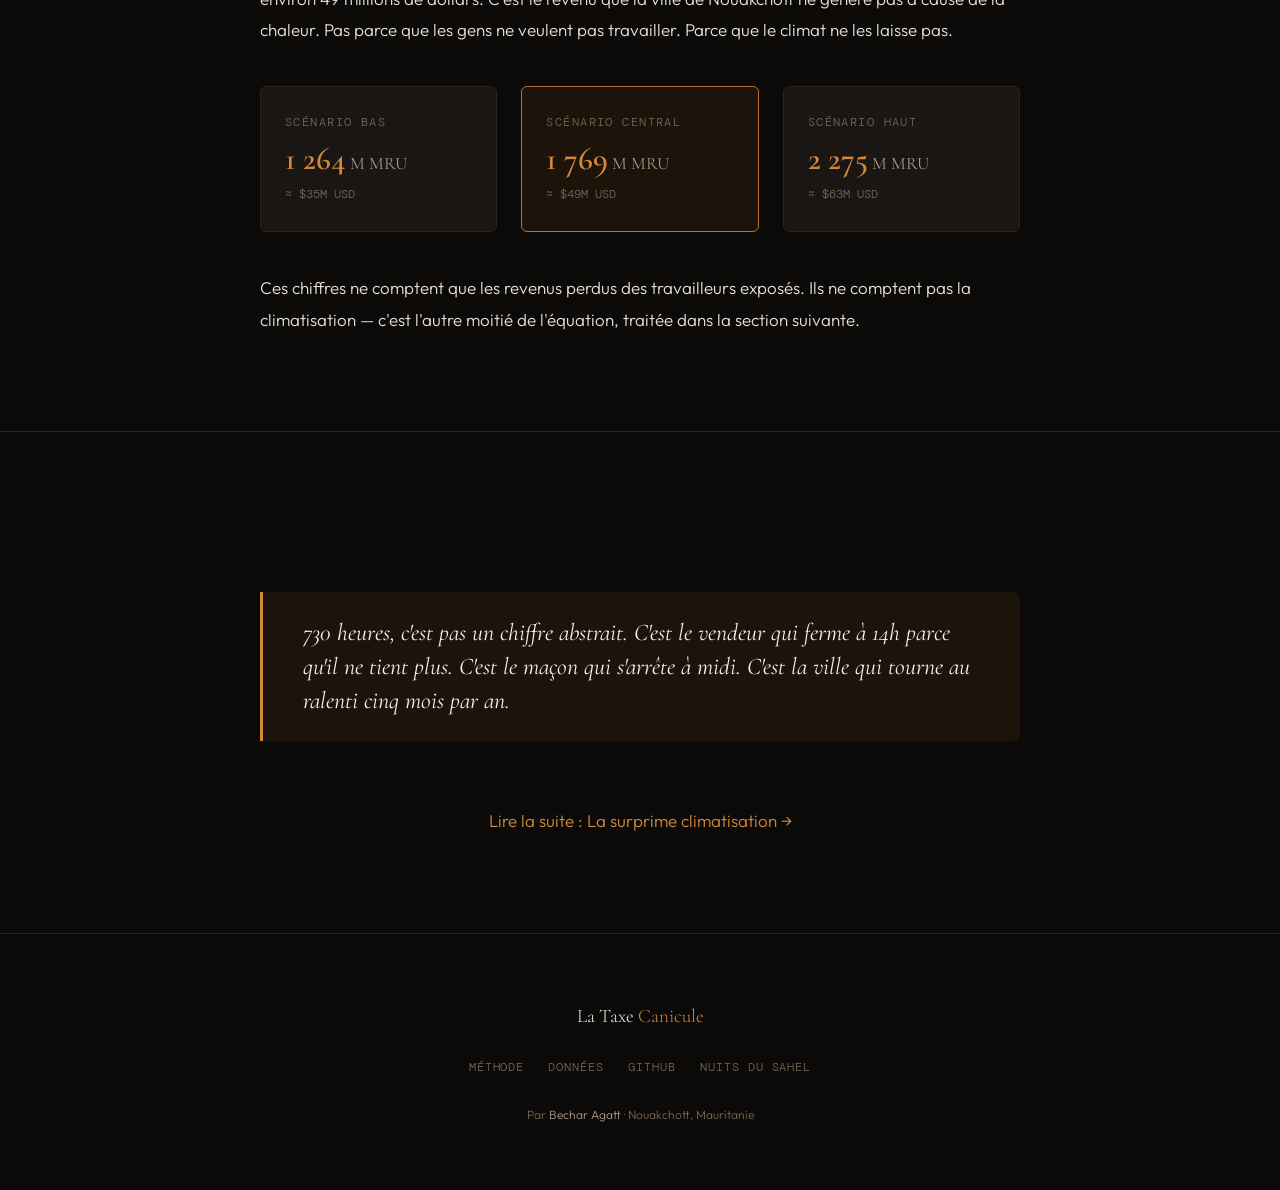
<file: site/compression.html>
<!DOCTYPE html>
<html lang="fr">
<head>
  <meta charset="UTF-8">
  <meta name="viewport" content="width=device-width, initial-scale=1.0">
  <title>730 heures perdues — La Taxe Canicule</title>
  <meta name="description" content="Chaque travailleur exposé perd 730 heures par an à cause de la chaleur. Voici ce que ça coûte.">
  <link rel="stylesheet" href="style.css">
</head>
<body>
  <nav class="site-nav">
    <div class="nav-inner">
      <a href="./" class="nav-brand">La Taxe <span>Canicule</span></a>
      <ul class="nav-links">
        <li><a href="./">Accueil</a></li>
        <li><a href="curve.html">Courbe</a></li>
        <li><a href="compression.html" class="active">Compression</a></li>
        <li><a href="premium.html">Climatisation</a></li>
        <li><a href="shadow.html">Synthèse</a></li>
        <li><a href="methodology.html">Méthode</a></li>
        <li><a href="data.html">Données</a></li>
        <li><span class="lang-switch"><a href="compression.html" class="active">FR</a> / <a href="en/compression.html">EN</a></span></li>
        <li><a href="https://mauritan.me" class="nav-companion">Nuits du Sahel ↗</a></li>
      </ul>
      <button class="nav-toggle" aria-label="Menu"><span></span><span></span><span></span></button>
    </div>
  </nav>

  <main class="page-body">
    <section class="section">
      <div class="section-narrow">
        <p class="section-label fade-up">02 · La compression</p>
        <h1 class="fade-up fade-up-d1">730 heures par an</h1>
        <p class="lead fade-up fade-up-d2">Imaginez perdre 91 journées de travail complètes chaque année — non pas parce que vous êtes absent, mais parce que votre corps ne peut physiquement pas maintenir le rythme.</p>
      </div>
    </section>

    <section class="section">
      <div class="section-narrow reveal">
        <h2>Ce que ça signifie concrètement</h2>
        <p>730 heures. C'est le nombre d'heures productives qu'un travailleur exposé à la chaleur perd chaque année à Nouakchott. Pas parce qu'il choisit de s'arrêter — parce que son corps l'y oblige. Sur environ 2 600 heures ouvrées dans l'année, 730 sont absorbées par la contrainte thermique.</p>
        <p>Pour un vendeur au marché Capitale, ça veut dire que sur une journée de 10 heures en octobre, son corps ne fonctionne à plein que pendant 6 heures environ. Les 4 autres heures, il est là physiquement, mais sa capacité est réduite. Il ralentit. Il doit s'asseoir. Il boit plus d'eau qu'il ne vend de marchandise. Ce n'est pas de la paresse — c'est de la thermorégulation.</p>
        <p>Pour un maçon sur un chantier du quartier Arafat, c'est encore plus brutal. L'intensité physique est plus élevée, la courbe de compression est plus sévère. Mais même au niveau d'intensité modérée que nous utilisons — celui d'un commerçant actif, pas d'un ouvrier du bâtiment — la perte est massive.</p>
      </div>
    </section>

    <section class="section">
      <div class="section-wide reveal">
        <div class="chart-wrap">
          <img src="assets/charts/compression.png" alt="Compression mensuelle de la capacité de travail à Nouakchott">
          <div class="chart-caption">
            <div class="chart-title">Compression mensuelle — pourcentage de capacité perdue</div>
            <p>Octobre perd 37.8% de capacité. Janvier n'en perd que 9%. L'écart entre les deux définit le rythme économique de la ville.</p>
          </div>
        </div>
      </div>
    </section>

    <section class="section">
      <div class="section-narrow reveal">
        <h2>Combien ça coûte</h2>
        <p>Pour traduire les heures perdues en argent, il faut un salaire de référence. Le plus conservateur est le SMIG mauritanien : 3 000 MRU par mois, soit 36 000 MRU par an. Mais personne ne gagne exactement le SMIG — c'est un plancher légal, pas un revenu typique. Nous utilisons donc trois scénarios.</p>

        <div class="stat-grid">
          <div class="stat-card">
            <span class="label">Scénario bas · 1.0× SMIG</span>
            <div class="value">10 530<span class="value-unit"> MRU/an</span></div>
            <span class="note">29% du SMIG annuel perdu</span>
          </div>
          <div class="stat-card highlight">
            <span class="label">Scénario central · 1.4× SMIG</span>
            <div class="value">14 742<span class="value-unit"> MRU/an</span></div>
            <span class="note">41% du SMIG annuel perdu</span>
          </div>
          <div class="stat-card">
            <span class="label">Scénario haut · 1.8× SMIG</span>
            <div class="value">18 954<span class="value-unit"> MRU/an</span></div>
            <span class="note">53% du SMIG annuel perdu</span>
          </div>
        </div>

        <p class="mt-lg">Le scénario central — 1.4 fois le SMIG — correspond à un revenu informel typique pour un travailleur des marchés ou un artisan. À ce niveau, la chaleur coûte 14 742 MRU par an à chaque travailleur. C'est 41% du SMIG annuel. Autrement dit, pour un travailleur qui gagne un peu plus que le minimum, la chaleur lui retire l'équivalent de près de cinq mois de salaire minimum.</p>

        <div class="callout callout-amber">
          <h4>Pourquoi 120 000 travailleurs ?</h4>
          <p>C'est notre estimation centrale du nombre de travailleurs exposés à la chaleur dans l'agglomération de Nouakchott — ceux qui travaillent à l'extérieur ou dans des locaux non climatisés. Ce chiffre est conservateur. La population active de Nouakchott dépasse 300 000 personnes, et la majorité n'a pas accès à la climatisation sur son lieu de travail. Nous excluons ceux qui travaillent dans des bureaux climatisés, dans l'administration, et dans les services formels.</p>
        </div>

        <h2 class="mt-xl">À l'échelle de la ville</h2>
        <p>Multipliez 14 742 MRU par 120 000 travailleurs et vous obtenez <strong>1 769 millions de MRU par an</strong> — environ 49 millions de dollars. C'est le revenu que la ville de Nouakchott ne génère pas à cause de la chaleur. Pas parce que les gens ne veulent pas travailler. Parce que le climat ne les laisse pas.</p>

        <div class="stat-grid">
          <div class="stat-card">
            <span class="label">Scénario bas</span>
            <div class="value">1 264<span class="value-unit"> M MRU</span></div>
            <span class="note">≈ $35M USD</span>
          </div>
          <div class="stat-card highlight">
            <span class="label">Scénario central</span>
            <div class="value">1 769<span class="value-unit"> M MRU</span></div>
            <span class="note">≈ $49M USD</span>
          </div>
          <div class="stat-card">
            <span class="label">Scénario haut</span>
            <div class="value">2 275<span class="value-unit"> M MRU</span></div>
            <span class="note">≈ $63M USD</span>
          </div>
        </div>

        <p class="mt-lg">Ces chiffres ne comptent que les revenus perdus des travailleurs exposés. Ils ne comptent pas la climatisation — c'est l'autre moitié de l'équation, traitée dans la section suivante.</p>
      </div>
    </section>

    <section class="section">
      <div class="section-narrow reveal">
        <div class="pullquote">
          <p>730 heures, c'est pas un chiffre abstrait. C'est le vendeur qui ferme à 14h parce qu'il ne tient plus. C'est le maçon qui s'arrête à midi. C'est la ville qui tourne au ralenti cinq mois par an.</p>
        </div>
        <p class="mt-lg text-center"><a href="premium.html">Lire la suite : La surprime climatisation →</a></p>
      </div>
    </section>
  </main>

  <footer class="site-footer">
    <div class="footer-inner">
      <div class="footer-brand">La Taxe <span>Canicule</span></div>
      <ul class="footer-links">
        <li><a href="methodology.html">Méthode</a></li>
        <li><a href="data.html">Données</a></li>
        <li><a href="https://github.com/agattbechar/nkc-heat-tax">GitHub</a></li>
        <li><a href="https://mauritan.me">Nuits du Sahel</a></li>
      </ul>
      <p class="footer-meta">Par <a href="https://github.com/agattbechar">Bechar Agatt</a> · Nouakchott, Mauritanie</p>
    </div>
  </footer>
  <script src="site.js"></script>
</body>
</html>
</file>
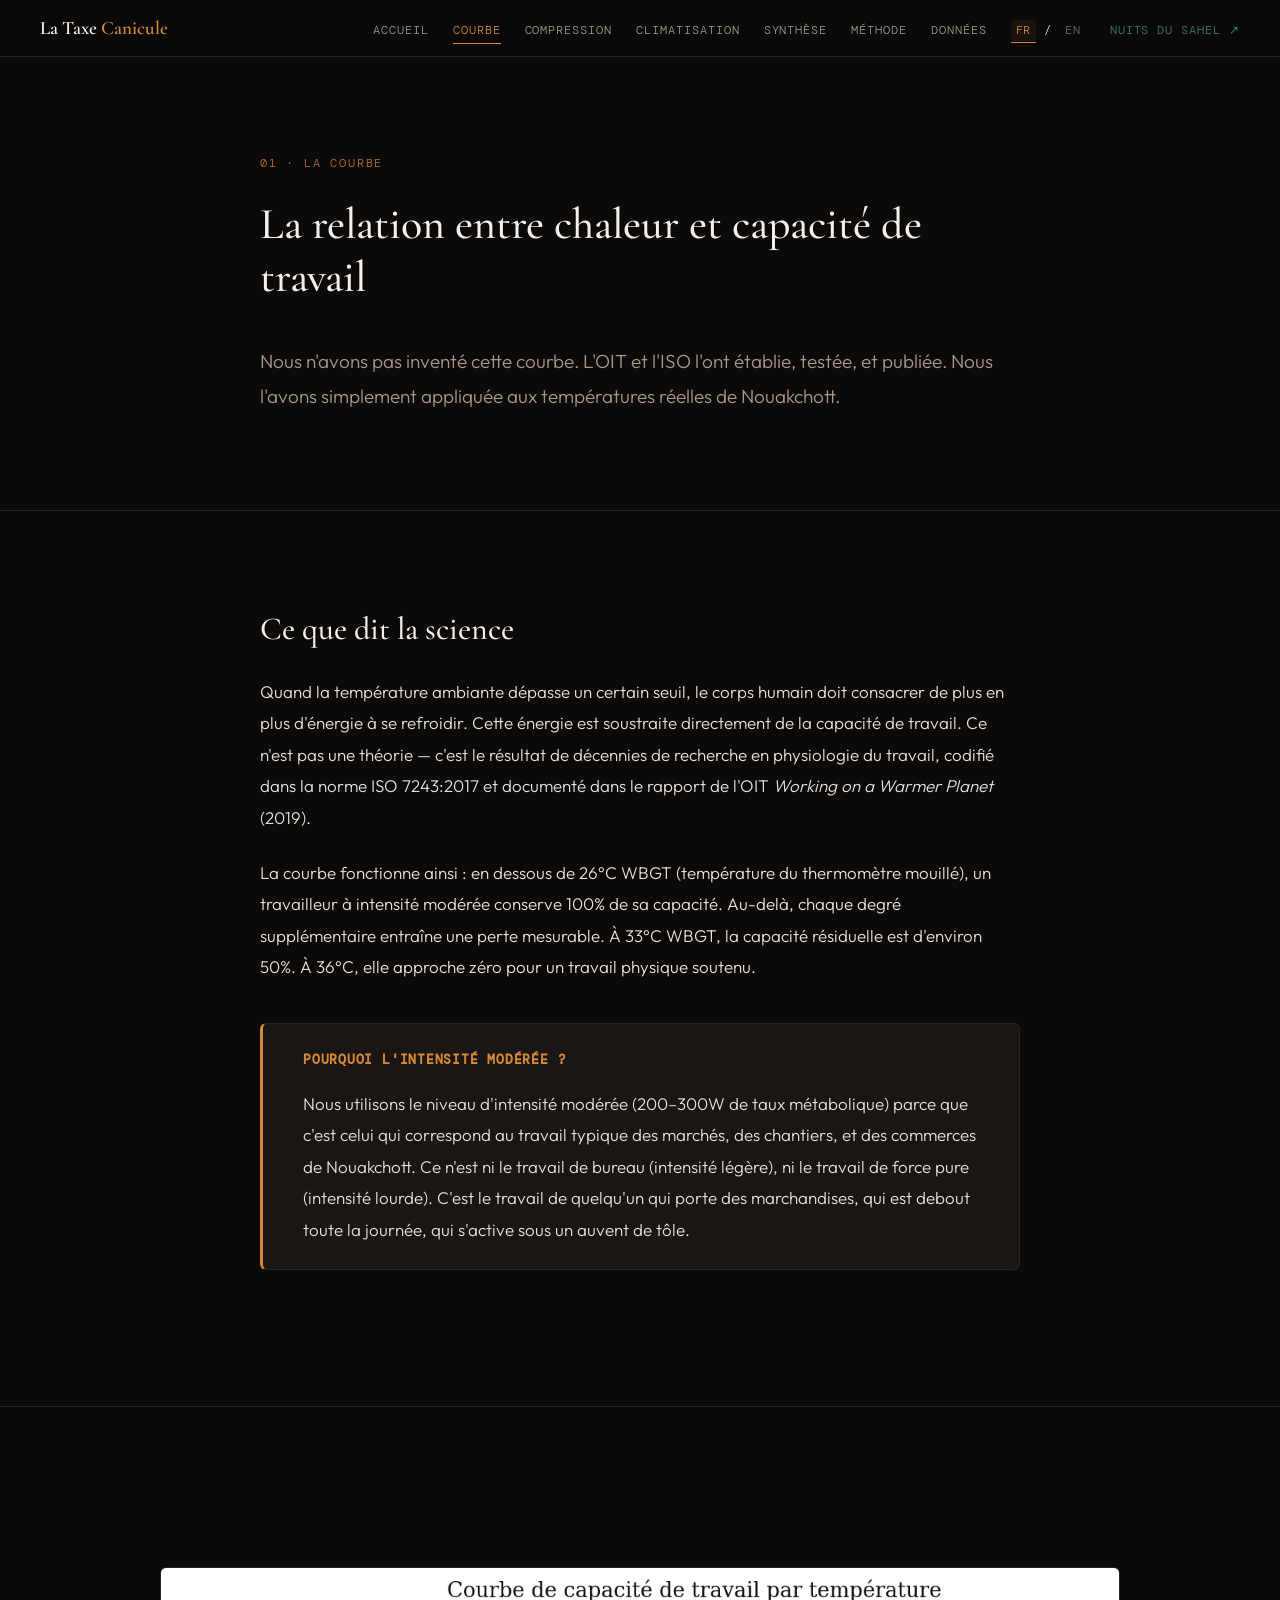
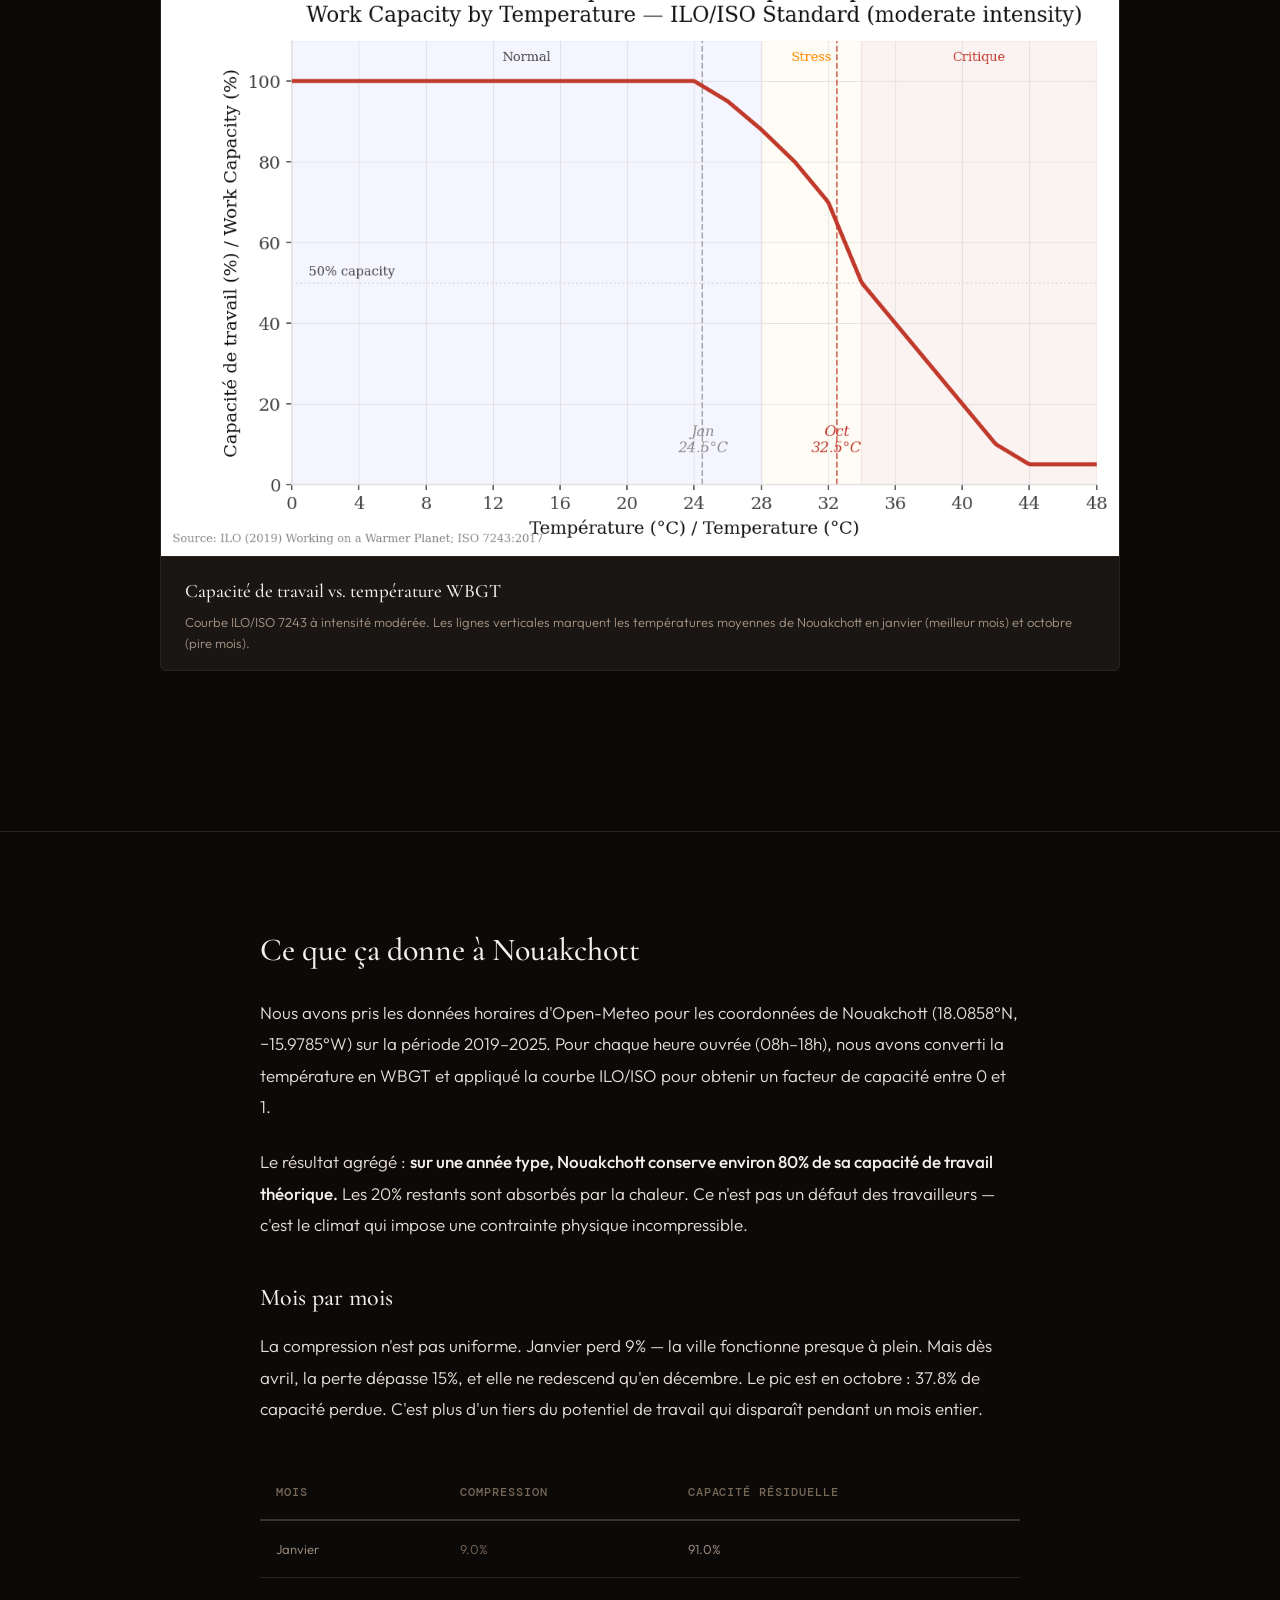
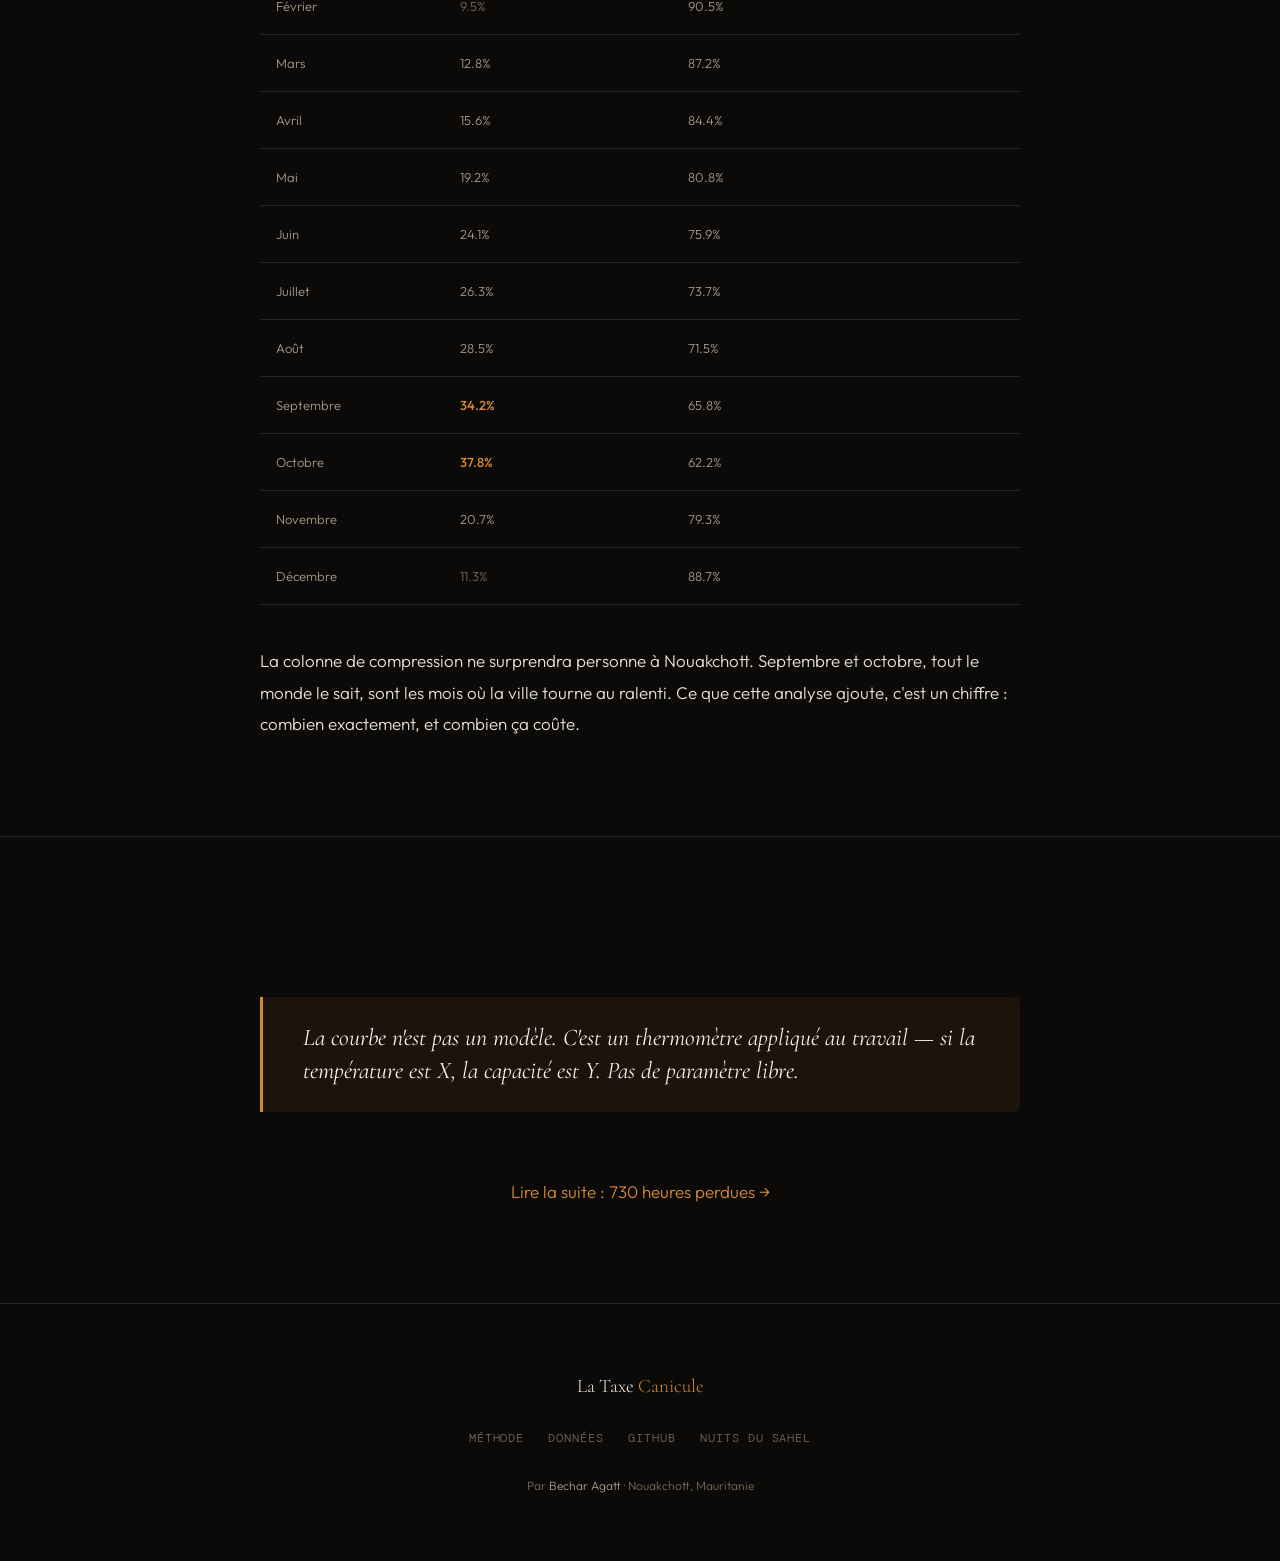
<file: site/curve.html>
<!DOCTYPE html>
<html lang="fr">
<head>
  <meta charset="UTF-8">
  <meta name="viewport" content="width=device-width, initial-scale=1.0">
  <title>La courbe ILO/ISO — La Taxe Canicule</title>
  <meta name="description" content="Comment la température réduit la capacité de travail selon la norme ILO/ISO 7243, appliquée à Nouakchott.">
  <link rel="stylesheet" href="style.css">
</head>
<body>
  <nav class="site-nav">
    <div class="nav-inner">
      <a href="./" class="nav-brand">La Taxe <span>Canicule</span></a>
      <ul class="nav-links">
        <li><a href="./">Accueil</a></li>
        <li><a href="curve.html" class="active">Courbe</a></li>
        <li><a href="compression.html">Compression</a></li>
        <li><a href="premium.html">Climatisation</a></li>
        <li><a href="shadow.html">Synthèse</a></li>
        <li><a href="methodology.html">Méthode</a></li>
        <li><a href="data.html">Données</a></li>
        <li><span class="lang-switch"><a href="curve.html" class="active">FR</a> / <a href="en/curve.html">EN</a></span></li>
        <li><a href="https://mauritan.me" class="nav-companion">Nuits du Sahel ↗</a></li>
      </ul>
      <button class="nav-toggle" aria-label="Menu"><span></span><span></span><span></span></button>
    </div>
  </nav>

  <main class="page-body">
    <section class="section">
      <div class="section-narrow">
        <p class="section-label fade-up">01 · La courbe</p>
        <h1 class="fade-up fade-up-d1">La relation entre chaleur et capacité de travail</h1>
        <p class="lead fade-up fade-up-d2">Nous n'avons pas inventé cette courbe. L'OIT et l'ISO l'ont établie, testée, et publiée. Nous l'avons simplement appliquée aux températures réelles de Nouakchott.</p>
      </div>
    </section>

    <section class="section">
      <div class="section-narrow reveal">
        <h2>Ce que dit la science</h2>
        <p>Quand la température ambiante dépasse un certain seuil, le corps humain doit consacrer de plus en plus d'énergie à se refroidir. Cette énergie est soustraite directement de la capacité de travail. Ce n'est pas une théorie — c'est le résultat de décennies de recherche en physiologie du travail, codifié dans la norme ISO 7243:2017 et documenté dans le rapport de l'OIT <em>Working on a Warmer Planet</em> (2019).</p>
        <p>La courbe fonctionne ainsi : en dessous de 26°C WBGT (température du thermomètre mouillé), un travailleur à intensité modérée conserve 100% de sa capacité. Au-delà, chaque degré supplémentaire entraîne une perte mesurable. À 33°C WBGT, la capacité résiduelle est d'environ 50%. À 36°C, elle approche zéro pour un travail physique soutenu.</p>

        <div class="callout callout-amber">
          <h4>Pourquoi l'intensité modérée ?</h4>
          <p>Nous utilisons le niveau d'intensité modérée (200–300W de taux métabolique) parce que c'est celui qui correspond au travail typique des marchés, des chantiers, et des commerces de Nouakchott. Ce n'est ni le travail de bureau (intensité légère), ni le travail de force pure (intensité lourde). C'est le travail de quelqu'un qui porte des marchandises, qui est debout toute la journée, qui s'active sous un auvent de tôle.</p>
        </div>
      </div>
    </section>

    <section class="section">
      <div class="section-wide reveal">
        <div class="chart-wrap">
          <img src="assets/charts/activity_curve.png" alt="Courbe ILO/ISO de capacité de travail en fonction de la température, avec les lignes de référence de Nouakchott">
          <div class="chart-caption">
            <div class="chart-title">Capacité de travail vs. température WBGT</div>
            <p>Courbe ILO/ISO 7243 à intensité modérée. Les lignes verticales marquent les températures moyennes de Nouakchott en janvier (meilleur mois) et octobre (pire mois).</p>
          </div>
        </div>
      </div>
    </section>

    <section class="section">
      <div class="section-narrow reveal">
        <h2>Ce que ça donne à Nouakchott</h2>
        <p>Nous avons pris les données horaires d'Open-Meteo pour les coordonnées de Nouakchott (18.0858°N, −15.9785°W) sur la période 2019–2025. Pour chaque heure ouvrée (08h–18h), nous avons converti la température en WBGT et appliqué la courbe ILO/ISO pour obtenir un facteur de capacité entre 0 et 1.</p>
        <p>Le résultat agrégé : <strong>sur une année type, Nouakchott conserve environ 80% de sa capacité de travail théorique.</strong> Les 20% restants sont absorbés par la chaleur. Ce n'est pas un défaut des travailleurs — c'est le climat qui impose une contrainte physique incompressible.</p>

        <h3 class="mt-lg">Mois par mois</h3>
        <p>La compression n'est pas uniforme. Janvier perd 9% — la ville fonctionne presque à plein. Mais dès avril, la perte dépasse 15%, et elle ne redescend qu'en décembre. Le pic est en octobre : 37.8% de capacité perdue. C'est plus d'un tiers du potentiel de travail qui disparaît pendant un mois entier.</p>

        <table class="data-table">
          <thead>
            <tr>
              <th>Mois</th>
              <th>Compression</th>
              <th>Capacité résiduelle</th>
            </tr>
          </thead>
          <tbody>
            <tr><td>Janvier</td><td class="td-muted">9.0%</td><td>91.0%</td></tr>
            <tr><td>Février</td><td class="td-muted">9.5%</td><td>90.5%</td></tr>
            <tr><td>Mars</td><td>12.8%</td><td>87.2%</td></tr>
            <tr><td>Avril</td><td>15.6%</td><td>84.4%</td></tr>
            <tr><td>Mai</td><td>19.2%</td><td>80.8%</td></tr>
            <tr><td>Juin</td><td>24.1%</td><td>75.9%</td></tr>
            <tr><td>Juillet</td><td>26.3%</td><td>73.7%</td></tr>
            <tr><td>Août</td><td>28.5%</td><td>71.5%</td></tr>
            <tr><td>Septembre</td><td class="td-highlight">34.2%</td><td>65.8%</td></tr>
            <tr><td>Octobre</td><td class="td-highlight">37.8%</td><td>62.2%</td></tr>
            <tr><td>Novembre</td><td>20.7%</td><td>79.3%</td></tr>
            <tr><td>Décembre</td><td class="td-muted">11.3%</td><td>88.7%</td></tr>
          </tbody>
        </table>

        <p>La colonne de compression ne surprendra personne à Nouakchott. Septembre et octobre, tout le monde le sait, sont les mois où la ville tourne au ralenti. Ce que cette analyse ajoute, c'est un chiffre : combien exactement, et combien ça coûte.</p>
      </div>
    </section>

    <section class="section">
      <div class="section-narrow reveal">
        <div class="pullquote">
          <p>La courbe n'est pas un modèle. C'est un thermomètre appliqué au travail — si la température est X, la capacité est Y. Pas de paramètre libre.</p>
        </div>
        <p class="mt-lg text-center"><a href="compression.html">Lire la suite : 730 heures perdues →</a></p>
      </div>
    </section>
  </main>

  <footer class="site-footer">
    <div class="footer-inner">
      <div class="footer-brand">La Taxe <span>Canicule</span></div>
      <ul class="footer-links">
        <li><a href="methodology.html">Méthode</a></li>
        <li><a href="data.html">Données</a></li>
        <li><a href="https://github.com/agattbechar/nkc-heat-tax">GitHub</a></li>
        <li><a href="https://mauritan.me">Nuits du Sahel</a></li>
      </ul>
      <p class="footer-meta">Par <a href="https://github.com/agattbechar">Bechar Agatt</a> · Nouakchott, Mauritanie</p>
    </div>
  </footer>
  <script src="site.js"></script>
</body>
</html>
</file>
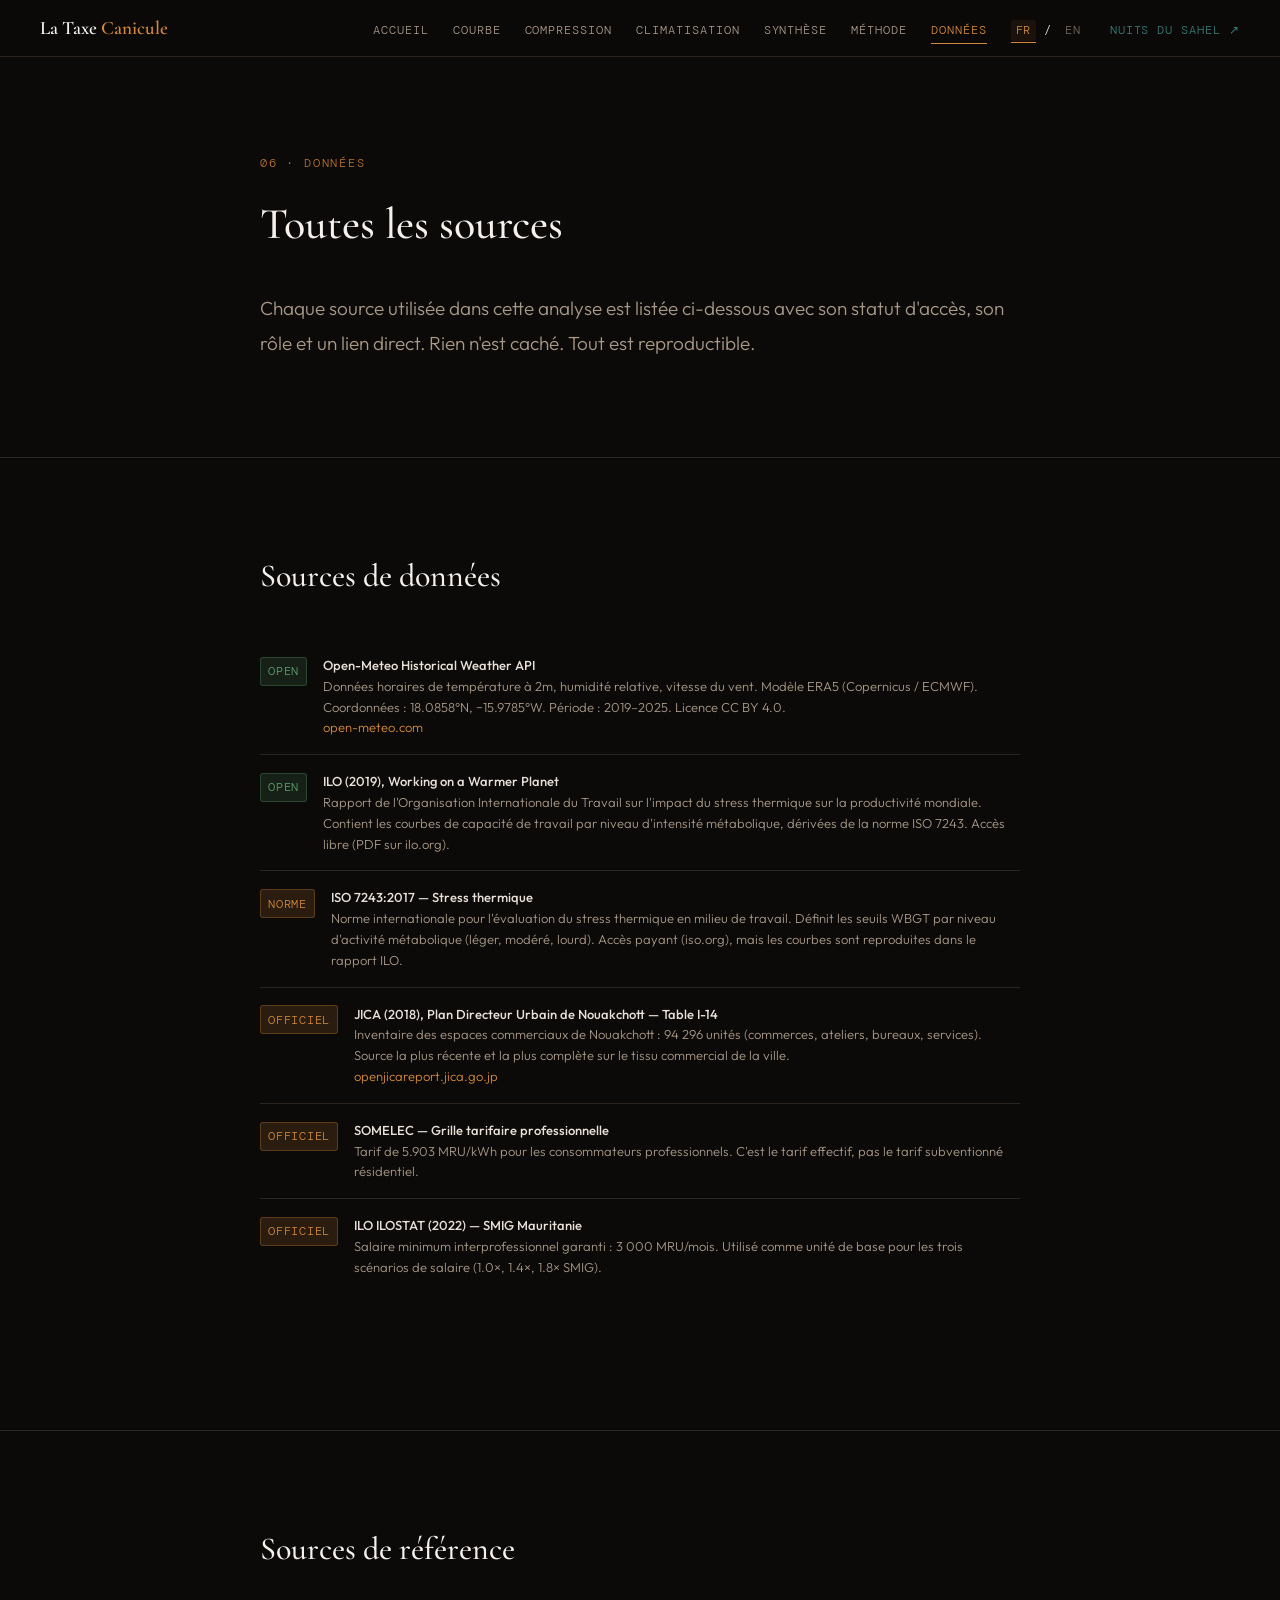
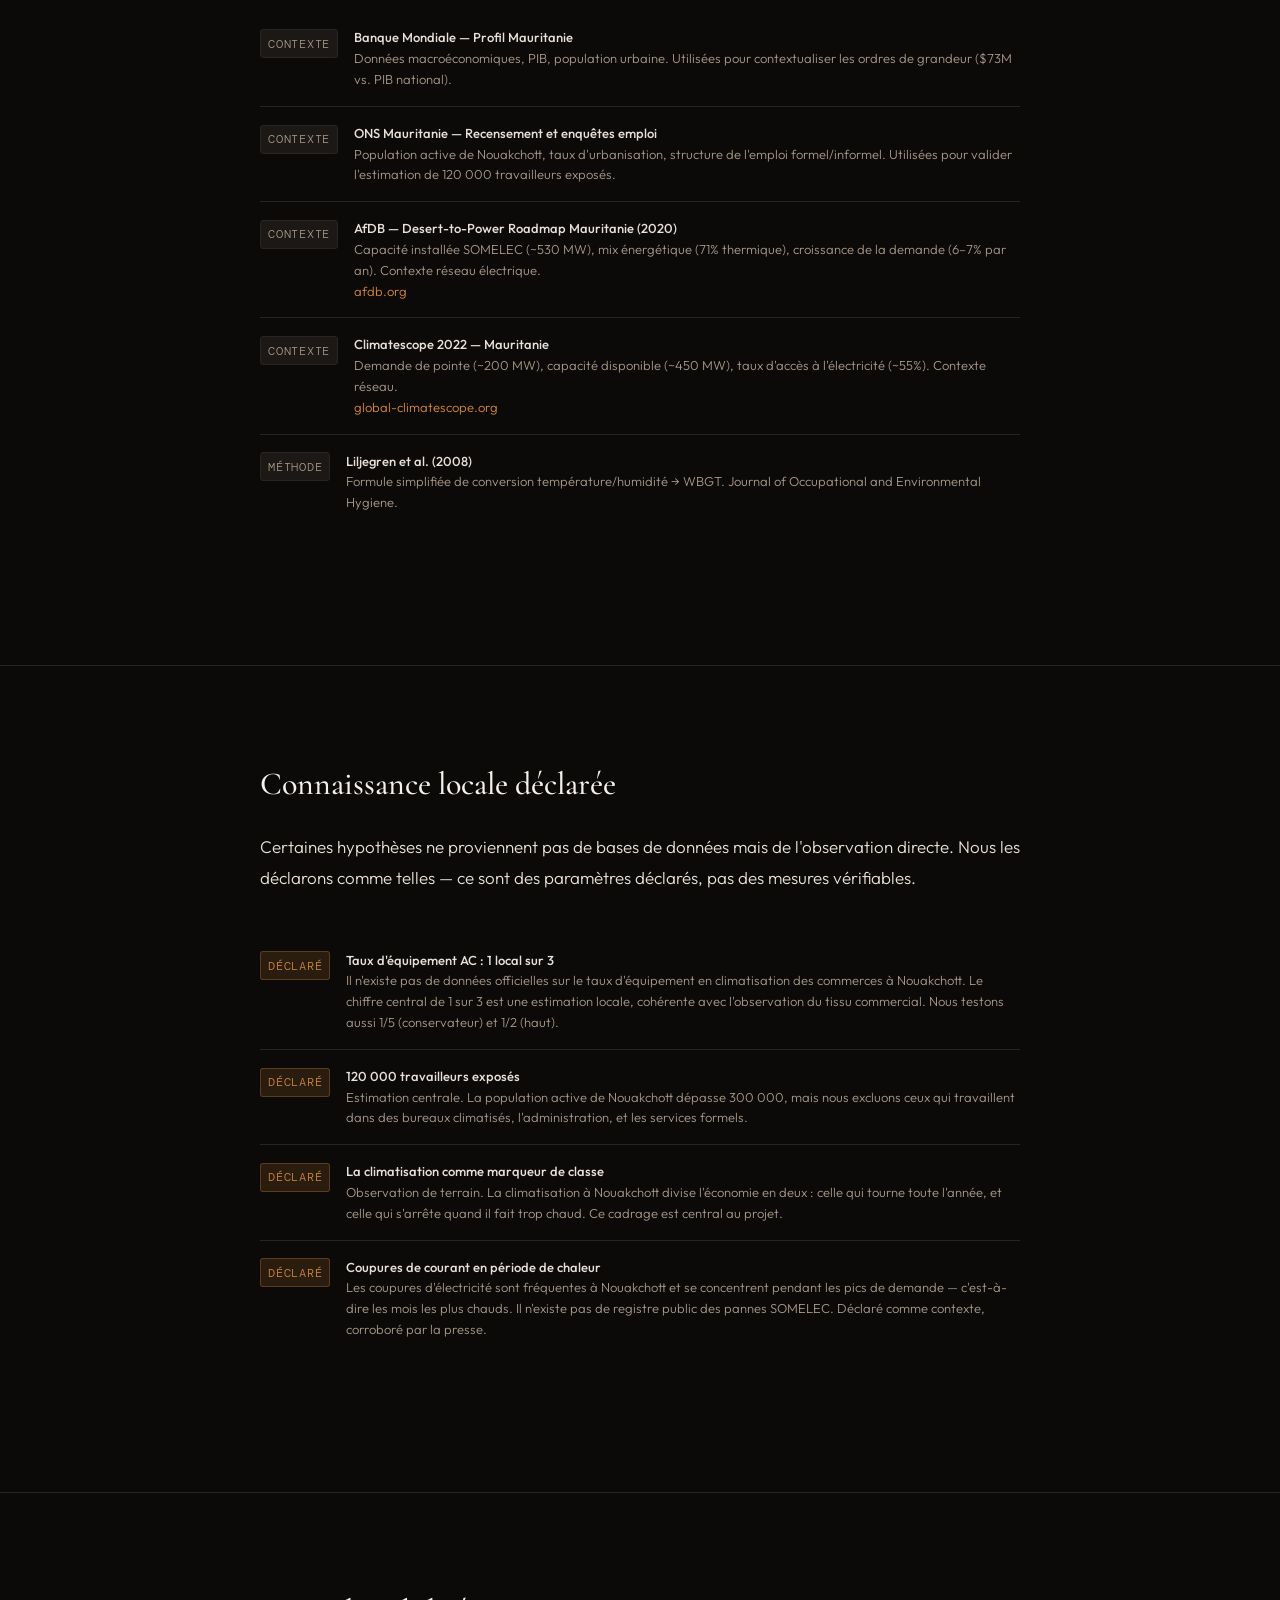
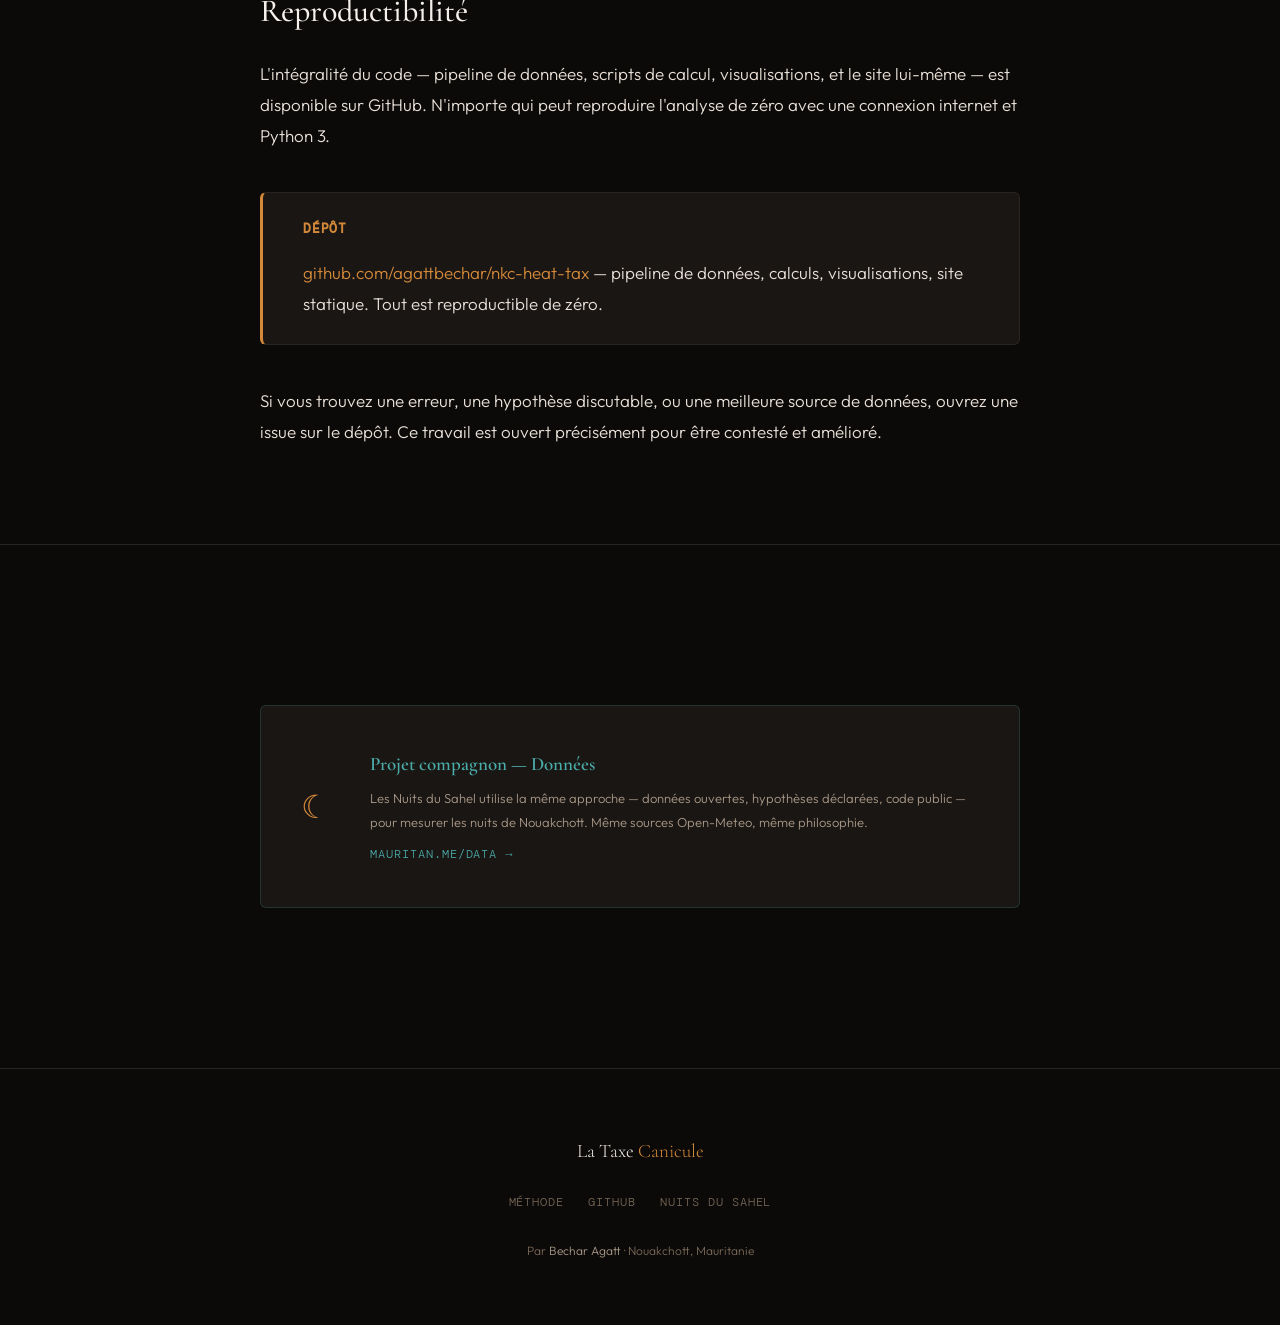
<file: site/data.html>
<!DOCTYPE html>
<html lang="fr">
<head>
  <meta charset="UTF-8">
  <meta name="viewport" content="width=device-width, initial-scale=1.0">
  <title>Sources et données — La Taxe Canicule</title>
  <meta name="description" content="Toutes les sources utilisées dans l'analyse de la taxe canicule, avec leur statut d'accès et le lien vers le dépôt GitHub.">
  <link rel="stylesheet" href="style.css">
</head>
<body>
  <nav class="site-nav">
    <div class="nav-inner">
      <a href="./" class="nav-brand">La Taxe <span>Canicule</span></a>
      <ul class="nav-links">
        <li><a href="./">Accueil</a></li>
        <li><a href="curve.html">Courbe</a></li>
        <li><a href="compression.html">Compression</a></li>
        <li><a href="premium.html">Climatisation</a></li>
        <li><a href="shadow.html">Synthèse</a></li>
        <li><a href="methodology.html">Méthode</a></li>
        <li><a href="data.html" class="active">Données</a></li>
        <li><span class="lang-switch"><a href="data.html" class="active">FR</a> / <a href="en/data.html">EN</a></span></li>
        <li><a href="https://mauritan.me" class="nav-companion">Nuits du Sahel ↗</a></li>
      </ul>
      <button class="nav-toggle" aria-label="Menu"><span></span><span></span><span></span></button>
    </div>
  </nav>

  <main class="page-body">
    <section class="section">
      <div class="section-narrow">
        <p class="section-label fade-up">06 · Données</p>
        <h1 class="fade-up fade-up-d1">Toutes les sources</h1>
        <p class="lead fade-up fade-up-d2">Chaque source utilisée dans cette analyse est listée ci-dessous avec son statut d'accès, son rôle et un lien direct. Rien n'est caché. Tout est reproductible.</p>
      </div>
    </section>

    <section class="section">
      <div class="section-narrow reveal">
        <h2>Sources de données</h2>

        <ul class="source-list">
          <li>
            <span class="source-badge badge-secondary">Open</span>
            <div class="source-text">
              <strong>Open-Meteo Historical Weather API</strong><br>
              Données horaires de température à 2m, humidité relative, vitesse du vent. Modèle ERA5 (Copernicus / ECMWF). Coordonnées : 18.0858°N, −15.9785°W. Période : 2019–2025. Licence CC BY 4.0.<br>
              <a href="https://open-meteo.com/en/docs/historical-weather-api">open-meteo.com</a>
            </div>
          </li>
          <li>
            <span class="source-badge badge-secondary">Open</span>
            <div class="source-text">
              <strong>ILO (2019), Working on a Warmer Planet</strong><br>
              Rapport de l'Organisation Internationale du Travail sur l'impact du stress thermique sur la productivité mondiale. Contient les courbes de capacité de travail par niveau d'intensité métabolique, dérivées de la norme ISO 7243. Accès libre (PDF sur ilo.org).
            </div>
          </li>
          <li>
            <span class="source-badge badge-primary">Norme</span>
            <div class="source-text">
              <strong>ISO 7243:2017 — Stress thermique</strong><br>
              Norme internationale pour l'évaluation du stress thermique en milieu de travail. Définit les seuils WBGT par niveau d'activité métabolique (léger, modéré, lourd). Accès payant (iso.org), mais les courbes sont reproduites dans le rapport ILO.
            </div>
          </li>
          <li>
            <span class="source-badge badge-primary">Officiel</span>
            <div class="source-text">
              <strong>JICA (2018), Plan Directeur Urbain de Nouakchott — Table I-14</strong><br>
              Inventaire des espaces commerciaux de Nouakchott : 94 296 unités (commerces, ateliers, bureaux, services). Source la plus récente et la plus complète sur le tissu commercial de la ville.<br>
              <a href="https://openjicareport.jica.go.jp/">openjicareport.jica.go.jp</a>
            </div>
          </li>
          <li>
            <span class="source-badge badge-primary">Officiel</span>
            <div class="source-text">
              <strong>SOMELEC — Grille tarifaire professionnelle</strong><br>
              Tarif de 5.903 MRU/kWh pour les consommateurs professionnels. C'est le tarif effectif, pas le tarif subventionné résidentiel.
            </div>
          </li>
          <li>
            <span class="source-badge badge-primary">Officiel</span>
            <div class="source-text">
              <strong>ILO ILOSTAT (2022) — SMIG Mauritanie</strong><br>
              Salaire minimum interprofessionnel garanti : 3 000 MRU/mois. Utilisé comme unité de base pour les trois scénarios de salaire (1.0×, 1.4×, 1.8× SMIG).
            </div>
          </li>
        </ul>
      </div>
    </section>

    <section class="section">
      <div class="section-narrow reveal">
        <h2>Sources de référence</h2>

        <ul class="source-list">
          <li>
            <span class="source-badge badge-reference">Contexte</span>
            <div class="source-text">
              <strong>Banque Mondiale — Profil Mauritanie</strong><br>
              Données macroéconomiques, PIB, population urbaine. Utilisées pour contextualiser les ordres de grandeur ($73M vs. PIB national).
            </div>
          </li>
          <li>
            <span class="source-badge badge-reference">Contexte</span>
            <div class="source-text">
              <strong>ONS Mauritanie — Recensement et enquêtes emploi</strong><br>
              Population active de Nouakchott, taux d'urbanisation, structure de l'emploi formel/informel. Utilisées pour valider l'estimation de 120 000 travailleurs exposés.
            </div>
          </li>
          <li>
            <span class="source-badge badge-reference">Contexte</span>
            <div class="source-text">
              <strong>AfDB — Desert-to-Power Roadmap Mauritanie (2020)</strong><br>
              Capacité installée SOMELEC (~530 MW), mix énergétique (71% thermique), croissance de la demande (6–7% par an). Contexte réseau électrique.<br>
              <a href="https://www.afdb.org/sites/default/files/2024/08/23/desert-to-power_dtp_mauritania_roadmap_en_oct2020.pdf">afdb.org</a>
            </div>
          </li>
          <li>
            <span class="source-badge badge-reference">Contexte</span>
            <div class="source-text">
              <strong>Climatescope 2022 — Mauritanie</strong><br>
              Demande de pointe (~200 MW), capacité disponible (~450 MW), taux d'accès à l'électricité (~55%). Contexte réseau.<br>
              <a href="https://2022.global-climatescope.org/markets/mr/">global-climatescope.org</a>
            </div>
          </li>
          <li>
            <span class="source-badge badge-reference">Méthode</span>
            <div class="source-text">
              <strong>Liljegren et al. (2008)</strong><br>
              Formule simplifiée de conversion température/humidité → WBGT. Journal of Occupational and Environmental Hygiene.
            </div>
          </li>
        </ul>
      </div>
    </section>

    <section class="section">
      <div class="section-narrow reveal">
        <h2>Connaissance locale déclarée</h2>
        <p>Certaines hypothèses ne proviennent pas de bases de données mais de l'observation directe. Nous les déclarons comme telles — ce sont des paramètres déclarés, pas des mesures vérifiables.</p>

        <ul class="source-list">
          <li>
            <span class="source-badge badge-primary">Déclaré</span>
            <div class="source-text">
              <strong>Taux d'équipement AC : 1 local sur 3</strong><br>
              Il n'existe pas de données officielles sur le taux d'équipement en climatisation des commerces à Nouakchott. Le chiffre central de 1 sur 3 est une estimation locale, cohérente avec l'observation du tissu commercial. Nous testons aussi 1/5 (conservateur) et 1/2 (haut).
            </div>
          </li>
          <li>
            <span class="source-badge badge-primary">Déclaré</span>
            <div class="source-text">
              <strong>120 000 travailleurs exposés</strong><br>
              Estimation centrale. La population active de Nouakchott dépasse 300 000, mais nous excluons ceux qui travaillent dans des bureaux climatisés, l'administration, et les services formels.
            </div>
          </li>
          <li>
            <span class="source-badge badge-primary">Déclaré</span>
            <div class="source-text">
              <strong>La climatisation comme marqueur de classe</strong><br>
              Observation de terrain. La climatisation à Nouakchott divise l'économie en deux : celle qui tourne toute l'année, et celle qui s'arrête quand il fait trop chaud. Ce cadrage est central au projet.
            </div>
          </li>
          <li>
            <span class="source-badge badge-primary">Déclaré</span>
            <div class="source-text">
              <strong>Coupures de courant en période de chaleur</strong><br>
              Les coupures d'électricité sont fréquentes à Nouakchott et se concentrent pendant les pics de demande — c'est-à-dire les mois les plus chauds. Il n'existe pas de registre public des pannes SOMELEC. Déclaré comme contexte, corroboré par la presse.
            </div>
          </li>
        </ul>
      </div>
    </section>

    <section class="section">
      <div class="section-narrow reveal">
        <h2>Reproductibilité</h2>
        <p>L'intégralité du code — pipeline de données, scripts de calcul, visualisations, et le site lui-même — est disponible sur GitHub. N'importe qui peut reproduire l'analyse de zéro avec une connexion internet et Python 3.</p>

        <div class="callout callout-amber">
          <h4>Dépôt</h4>
          <p><a href="https://github.com/agattbechar/nkc-heat-tax">github.com/agattbechar/nkc-heat-tax</a> — pipeline de données, calculs, visualisations, site statique. Tout est reproductible de zéro.</p>
        </div>

        <p>Si vous trouvez une erreur, une hypothèse discutable, ou une meilleure source de données, ouvrez une issue sur le dépôt. Ce travail est ouvert précisément pour être contesté et amélioré.</p>
      </div>
    </section>

    <section class="section">
      <div class="section-narrow reveal">
        <a href="https://mauritan.me/data.html" class="companion">
          <div class="companion-icon">☾</div>
          <div class="companion-text">
            <h4>Projet compagnon — Données</h4>
            <p>Les Nuits du Sahel utilise la même approche — données ouvertes, hypothèses déclarées, code public — pour mesurer les nuits de Nouakchott. Même sources Open-Meteo, même philosophie.</p>
            <span class="companion-link">mauritan.me/data →</span>
          </div>
        </a>
      </div>
    </section>
  </main>

  <footer class="site-footer">
    <div class="footer-inner">
      <div class="footer-brand">La Taxe <span>Canicule</span></div>
      <ul class="footer-links">
        <li><a href="methodology.html">Méthode</a></li>
        <li><a href="https://github.com/agattbechar/nkc-heat-tax">GitHub</a></li>
        <li><a href="https://mauritan.me">Nuits du Sahel</a></li>
      </ul>
      <p class="footer-meta">Par <a href="https://github.com/agattbechar">Bechar Agatt</a> · Nouakchott, Mauritanie</p>
    </div>
  </footer>
  <script src="site.js"></script>
</body>
</html>
</file>
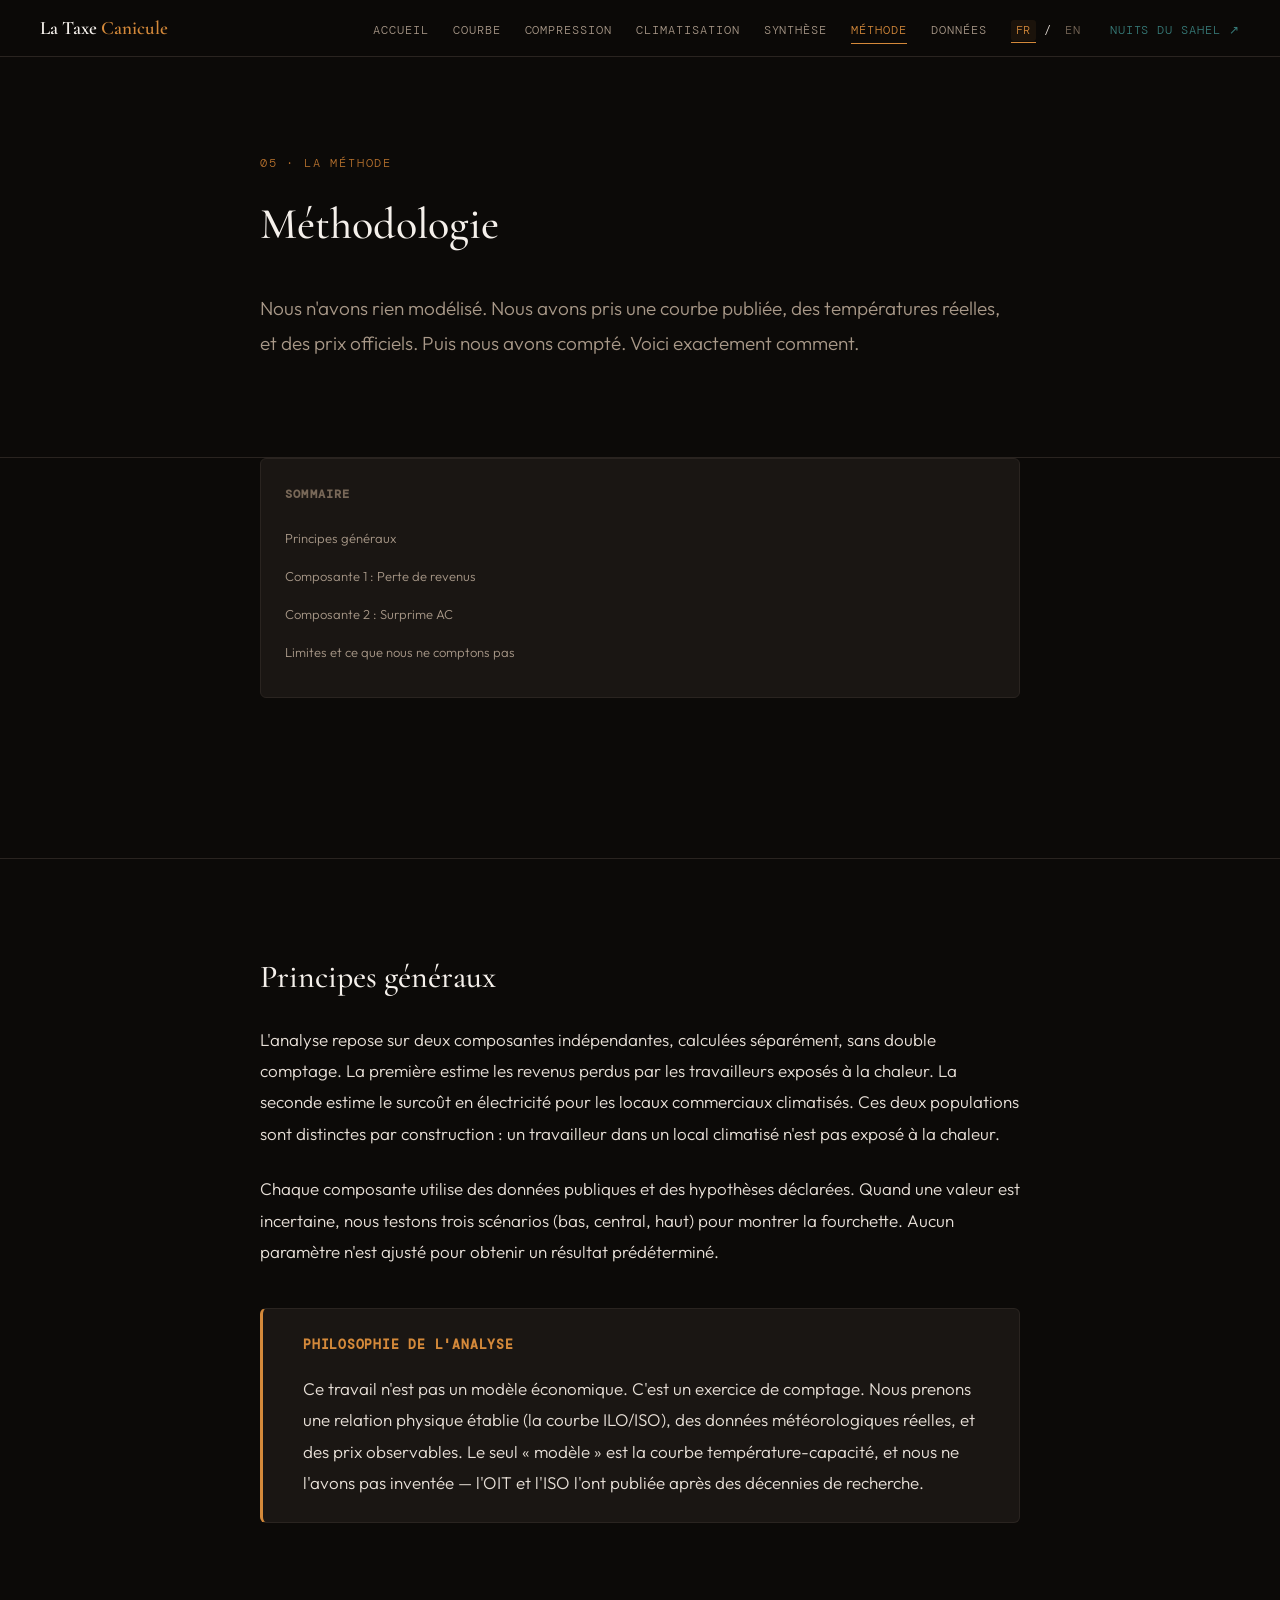
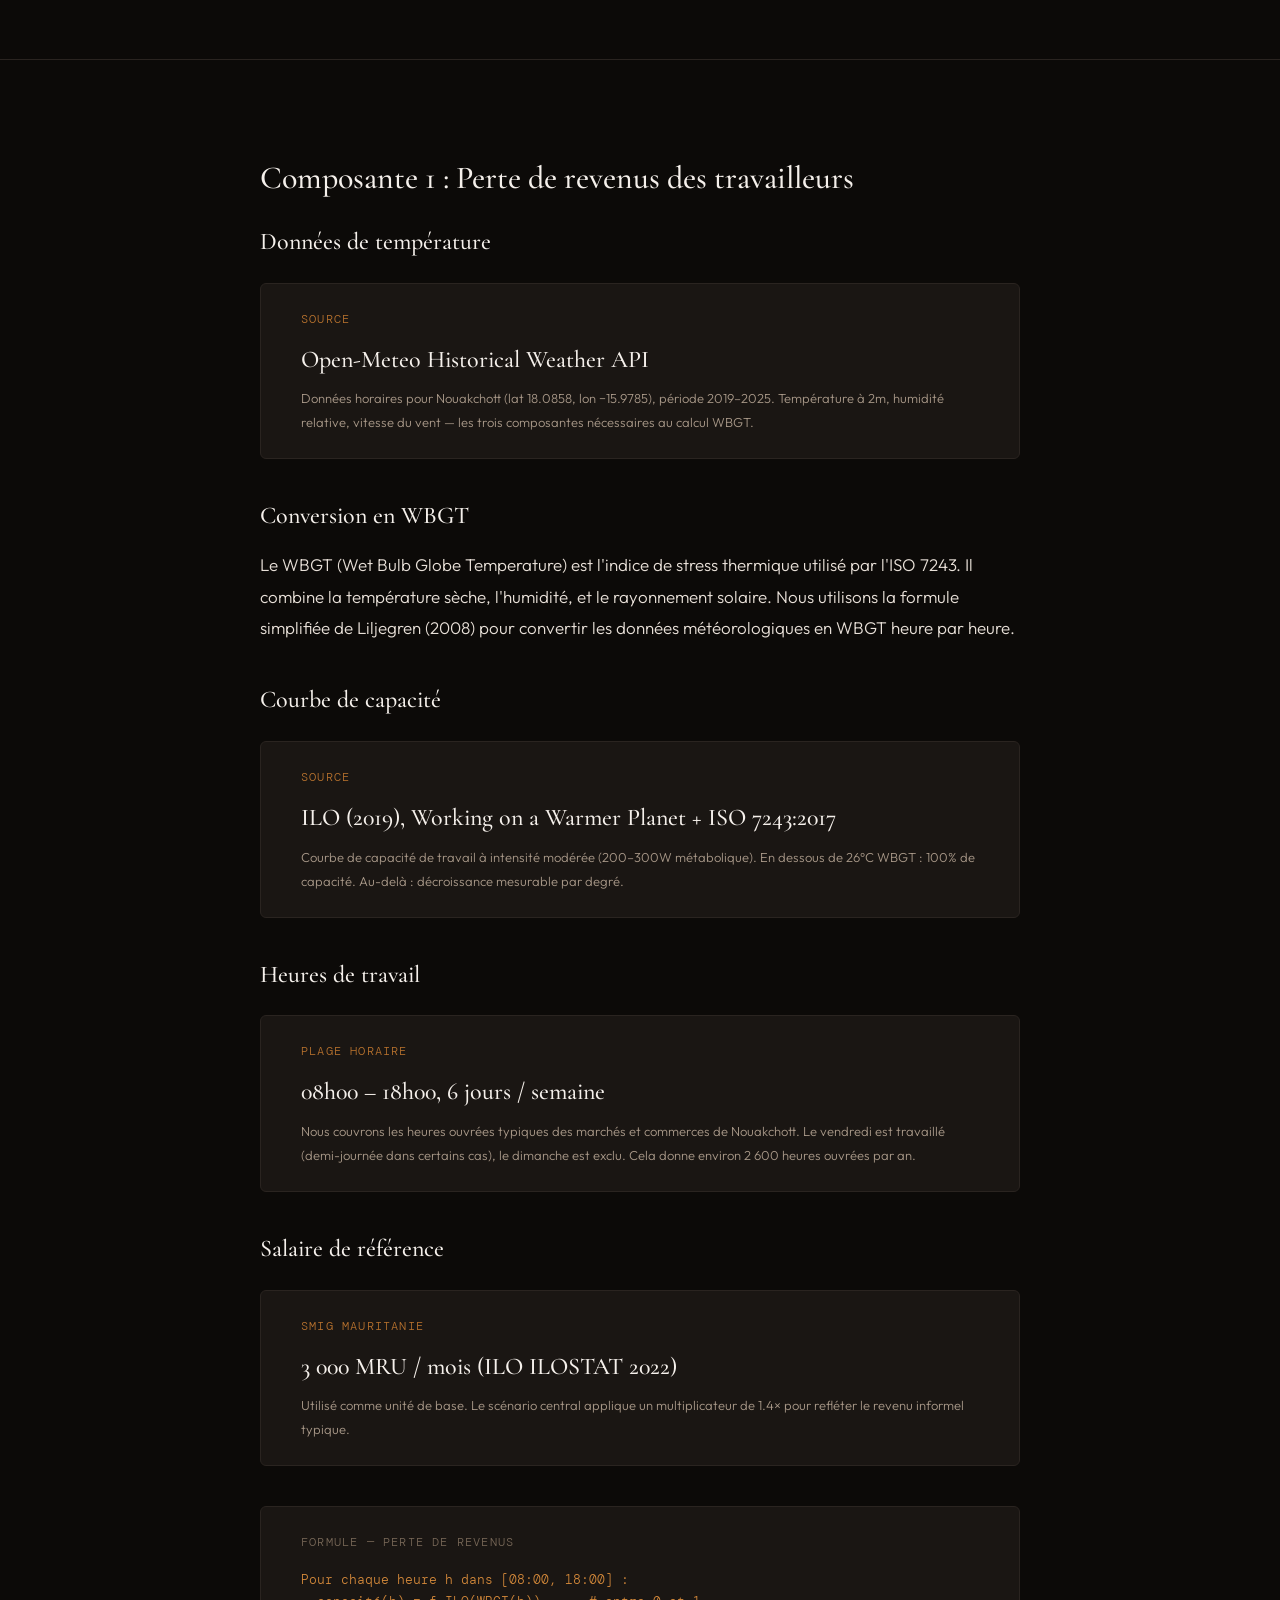
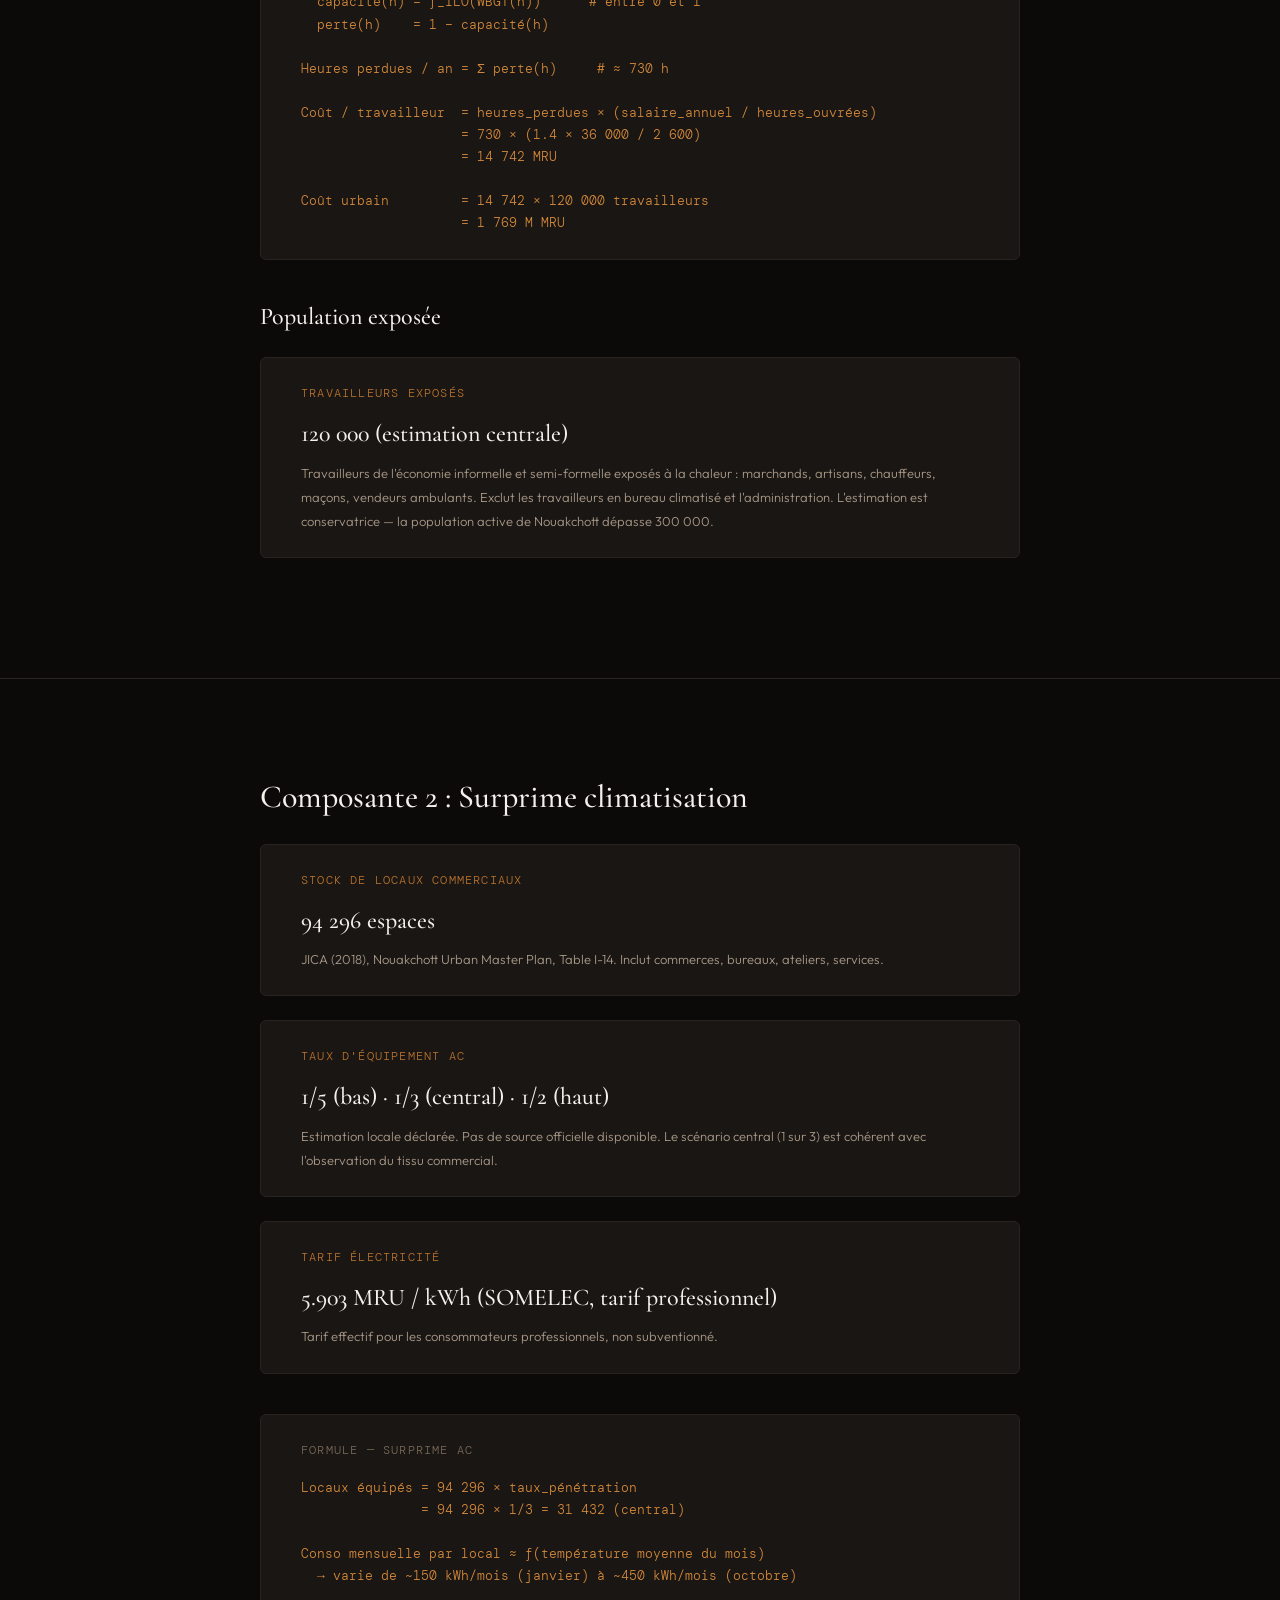
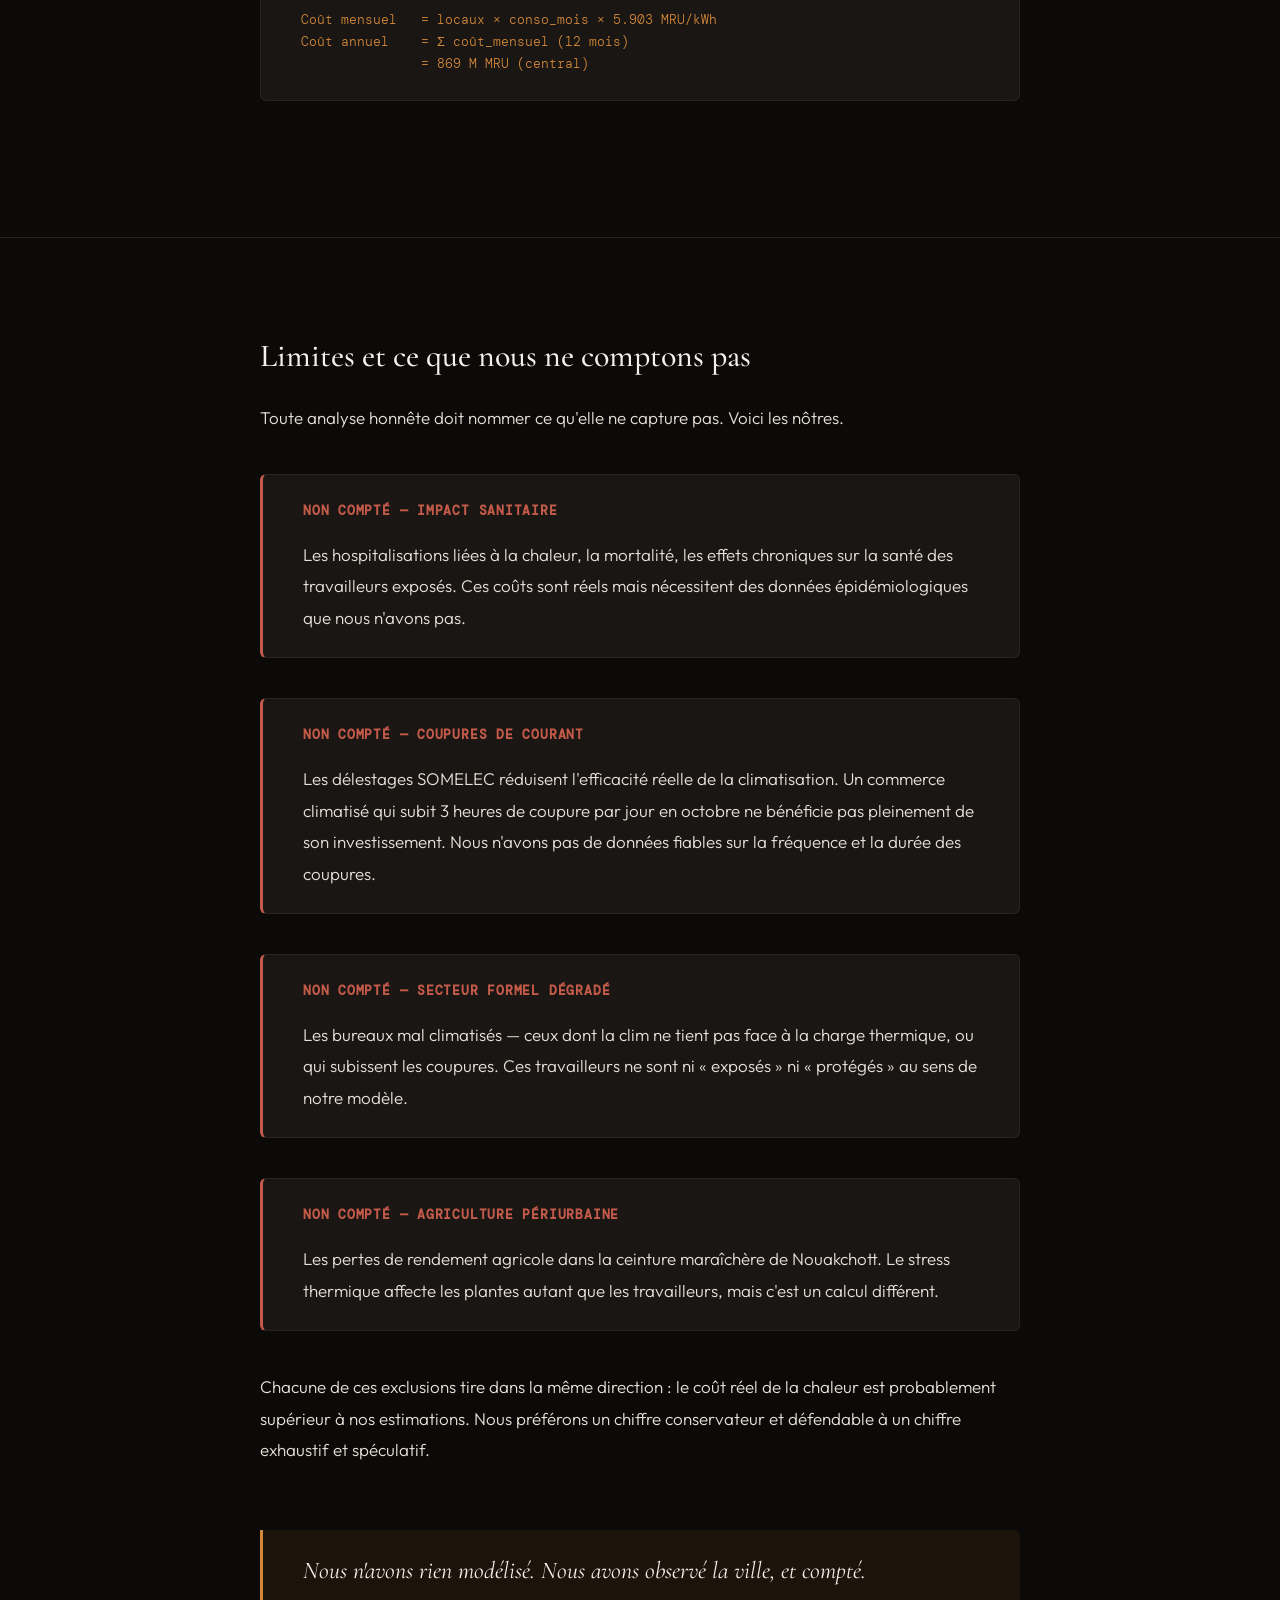
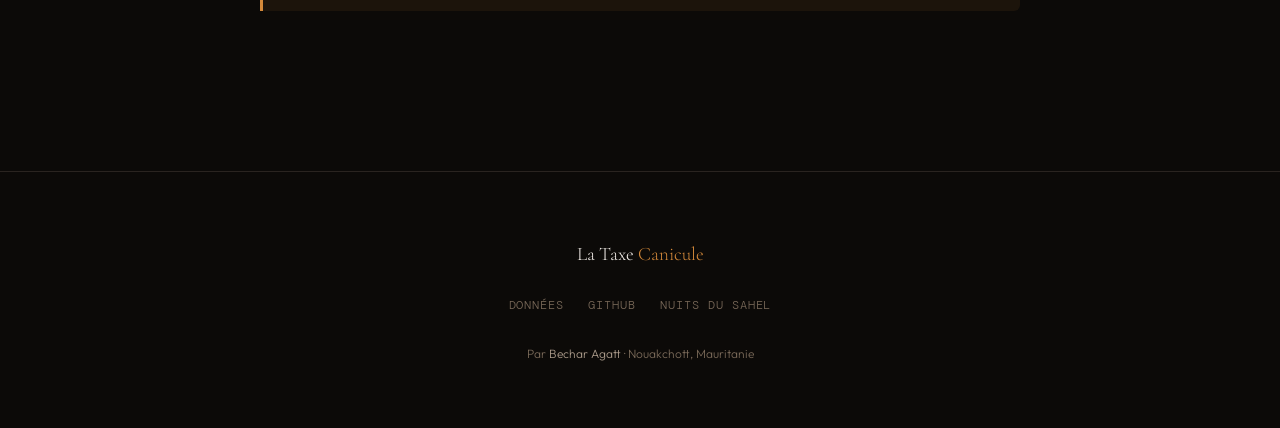
<file: site/methodology.html>
<!DOCTYPE html>
<html lang="fr">
<head>
  <meta charset="UTF-8">
  <meta name="viewport" content="width=device-width, initial-scale=1.0">
  <title>Méthodologie — La Taxe Canicule</title>
  <meta name="description" content="Chaque hypothèse déclarée, chaque formule montrée, chaque limite nommée.">
  <link rel="stylesheet" href="style.css">
</head>
<body>
  <nav class="site-nav">
    <div class="nav-inner">
      <a href="./" class="nav-brand">La Taxe <span>Canicule</span></a>
      <ul class="nav-links">
        <li><a href="./">Accueil</a></li>
        <li><a href="curve.html">Courbe</a></li>
        <li><a href="compression.html">Compression</a></li>
        <li><a href="premium.html">Climatisation</a></li>
        <li><a href="shadow.html">Synthèse</a></li>
        <li><a href="methodology.html" class="active">Méthode</a></li>
        <li><a href="data.html">Données</a></li>
        <li><span class="lang-switch"><a href="methodology.html" class="active">FR</a> / <a href="en/methodology.html">EN</a></span></li>
        <li><a href="https://mauritan.me" class="nav-companion">Nuits du Sahel ↗</a></li>
      </ul>
      <button class="nav-toggle" aria-label="Menu"><span></span><span></span><span></span></button>
    </div>
  </nav>

  <main class="page-body">
    <section class="section">
      <div class="section-narrow">
        <p class="section-label fade-up">05 · La méthode</p>
        <h1 class="fade-up fade-up-d1">Méthodologie</h1>
        <p class="lead fade-up fade-up-d2">Nous n'avons rien modélisé. Nous avons pris une courbe publiée, des températures réelles, et des prix officiels. Puis nous avons compté. Voici exactement comment.</p>
      </div>
    </section>

    <!-- TOC -->
    <section class="section" style="padding-top: 0;">
      <div class="section-narrow">
        <div class="toc">
          <h4>Sommaire</h4>
          <ul>
            <li><a href="#principes">Principes généraux</a></li>
            <li><a href="#composante1">Composante 1 : Perte de revenus</a></li>
            <li><a href="#composante2">Composante 2 : Surprime AC</a></li>
            <li><a href="#limites">Limites et ce que nous ne comptons pas</a></li>
          </ul>
        </div>
      </div>
    </section>

    <!-- Principles -->
    <section class="section" id="principes">
      <div class="section-narrow reveal">
        <h2>Principes généraux</h2>
        <p>L'analyse repose sur deux composantes indépendantes, calculées séparément, sans double comptage. La première estime les revenus perdus par les travailleurs exposés à la chaleur. La seconde estime le surcoût en électricité pour les locaux commerciaux climatisés. Ces deux populations sont distinctes par construction : un travailleur dans un local climatisé n'est pas exposé à la chaleur.</p>
        <p>Chaque composante utilise des données publiques et des hypothèses déclarées. Quand une valeur est incertaine, nous testons trois scénarios (bas, central, haut) pour montrer la fourchette. Aucun paramètre n'est ajusté pour obtenir un résultat prédéterminé.</p>

        <div class="callout callout-amber">
          <h4>Philosophie de l'analyse</h4>
          <p>Ce travail n'est pas un modèle économique. C'est un exercice de comptage. Nous prenons une relation physique établie (la courbe ILO/ISO), des données météorologiques réelles, et des prix observables. Le seul « modèle » est la courbe température-capacité, et nous ne l'avons pas inventée — l'OIT et l'ISO l'ont publiée après des décennies de recherche.</p>
        </div>
      </div>
    </section>

    <!-- Component 1 -->
    <section class="section" id="composante1">
      <div class="section-narrow reveal">
        <h2>Composante 1 : Perte de revenus des travailleurs</h2>

        <h3>Données de température</h3>
        <div class="assumption">
          <div class="assumption-label">Source</div>
          <div class="assumption-value">Open-Meteo Historical Weather API</div>
          <p>Données horaires pour Nouakchott (lat 18.0858, lon −15.9785), période 2019–2025. Température à 2m, humidité relative, vitesse du vent — les trois composantes nécessaires au calcul WBGT.</p>
        </div>

        <h3 class="mt-lg">Conversion en WBGT</h3>
        <p>Le WBGT (Wet Bulb Globe Temperature) est l'indice de stress thermique utilisé par l'ISO 7243. Il combine la température sèche, l'humidité, et le rayonnement solaire. Nous utilisons la formule simplifiée de Liljegren (2008) pour convertir les données météorologiques en WBGT heure par heure.</p>

        <h3 class="mt-lg">Courbe de capacité</h3>
        <div class="assumption">
          <div class="assumption-label">Source</div>
          <div class="assumption-value">ILO (2019), Working on a Warmer Planet + ISO 7243:2017</div>
          <p>Courbe de capacité de travail à intensité modérée (200–300W métabolique). En dessous de 26°C WBGT : 100% de capacité. Au-delà : décroissance mesurable par degré.</p>
        </div>

        <h3 class="mt-lg">Heures de travail</h3>
        <div class="assumption">
          <div class="assumption-label">Plage horaire</div>
          <div class="assumption-value">08h00 – 18h00, 6 jours / semaine</div>
          <p>Nous couvrons les heures ouvrées typiques des marchés et commerces de Nouakchott. Le vendredi est travaillé (demi-journée dans certains cas), le dimanche est exclu. Cela donne environ 2 600 heures ouvrées par an.</p>
        </div>

        <h3 class="mt-lg">Salaire de référence</h3>
        <div class="assumption">
          <div class="assumption-label">SMIG Mauritanie</div>
          <div class="assumption-value">3 000 MRU / mois (ILO ILOSTAT 2022)</div>
          <p>Utilisé comme unité de base. Le scénario central applique un multiplicateur de 1.4× pour refléter le revenu informel typique.</p>
        </div>

        <div class="formula">
          <span class="formula-label">Formule — Perte de revenus</span>
          <pre>Pour chaque heure h dans [08:00, 18:00] :
  capacité(h) = f_ILO(WBGT(h))      # entre 0 et 1
  perte(h)    = 1 − capacité(h)

Heures perdues / an = Σ perte(h)     # ≈ 730 h

Coût / travailleur  = heures_perdues × (salaire_annuel / heures_ouvrées)
                    = 730 × (1.4 × 36 000 / 2 600)
                    = 14 742 MRU

Coût urbain         = 14 742 × 120 000 travailleurs
                    = 1 769 M MRU</pre>
        </div>

        <h3 class="mt-lg">Population exposée</h3>
        <div class="assumption">
          <div class="assumption-label">Travailleurs exposés</div>
          <div class="assumption-value">120 000 (estimation centrale)</div>
          <p>Travailleurs de l'économie informelle et semi-formelle exposés à la chaleur : marchands, artisans, chauffeurs, maçons, vendeurs ambulants. Exclut les travailleurs en bureau climatisé et l'administration. L'estimation est conservatrice — la population active de Nouakchott dépasse 300 000.</p>
        </div>
      </div>
    </section>

    <!-- Component 2 -->
    <section class="section" id="composante2">
      <div class="section-narrow reveal">
        <h2>Composante 2 : Surprime climatisation</h2>

        <div class="assumption">
          <div class="assumption-label">Stock de locaux commerciaux</div>
          <div class="assumption-value">94 296 espaces</div>
          <p>JICA (2018), Nouakchott Urban Master Plan, Table I-14. Inclut commerces, bureaux, ateliers, services.</p>
        </div>

        <div class="assumption">
          <div class="assumption-label">Taux d'équipement AC</div>
          <div class="assumption-value">1/5 (bas) · 1/3 (central) · 1/2 (haut)</div>
          <p>Estimation locale déclarée. Pas de source officielle disponible. Le scénario central (1 sur 3) est cohérent avec l'observation du tissu commercial.</p>
        </div>

        <div class="assumption">
          <div class="assumption-label">Tarif électricité</div>
          <div class="assumption-value">5.903 MRU / kWh (SOMELEC, tarif professionnel)</div>
          <p>Tarif effectif pour les consommateurs professionnels, non subventionné.</p>
        </div>

        <div class="formula">
          <span class="formula-label">Formule — Surprime AC</span>
          <pre>Locaux équipés = 94 296 × taux_pénétration
               = 94 296 × 1/3 = 31 432 (central)

Conso mensuelle par local ≈ f(température moyenne du mois)
  → varie de ~150 kWh/mois (janvier) à ~450 kWh/mois (octobre)

Coût mensuel   = locaux × conso_mois × 5.903 MRU/kWh
Coût annuel    = Σ coût_mensuel (12 mois)
               = 869 M MRU (central)</pre>
        </div>
      </div>
    </section>

    <!-- Limits -->
    <section class="section" id="limites">
      <div class="section-narrow reveal">
        <h2>Limites et ce que nous ne comptons pas</h2>
        <p>Toute analyse honnête doit nommer ce qu'elle ne capture pas. Voici les nôtres.</p>

        <div class="callout callout-red">
          <h4>Non compté — Impact sanitaire</h4>
          <p>Les hospitalisations liées à la chaleur, la mortalité, les effets chroniques sur la santé des travailleurs exposés. Ces coûts sont réels mais nécessitent des données épidémiologiques que nous n'avons pas.</p>
        </div>

        <div class="callout callout-red">
          <h4>Non compté — Coupures de courant</h4>
          <p>Les délestages SOMELEC réduisent l'efficacité réelle de la climatisation. Un commerce climatisé qui subit 3 heures de coupure par jour en octobre ne bénéficie pas pleinement de son investissement. Nous n'avons pas de données fiables sur la fréquence et la durée des coupures.</p>
        </div>

        <div class="callout callout-red">
          <h4>Non compté — Secteur formel dégradé</h4>
          <p>Les bureaux mal climatisés — ceux dont la clim ne tient pas face à la charge thermique, ou qui subissent les coupures. Ces travailleurs ne sont ni « exposés » ni « protégés » au sens de notre modèle.</p>
        </div>

        <div class="callout callout-red">
          <h4>Non compté — Agriculture périurbaine</h4>
          <p>Les pertes de rendement agricole dans la ceinture maraîchère de Nouakchott. Le stress thermique affecte les plantes autant que les travailleurs, mais c'est un calcul différent.</p>
        </div>

        <p class="mt-lg">Chacune de ces exclusions tire dans la même direction : le coût réel de la chaleur est probablement supérieur à nos estimations. Nous préférons un chiffre conservateur et défendable à un chiffre exhaustif et spéculatif.</p>

        <div class="pullquote mt-xl">
          <p>Nous n'avons rien modélisé. Nous avons observé la ville, et compté.</p>
        </div>
      </div>
    </section>
  </main>

  <footer class="site-footer">
    <div class="footer-inner">
      <div class="footer-brand">La Taxe <span>Canicule</span></div>
      <ul class="footer-links">
        <li><a href="data.html">Données</a></li>
        <li><a href="https://github.com/agattbechar/nkc-heat-tax">GitHub</a></li>
        <li><a href="https://mauritan.me">Nuits du Sahel</a></li>
      </ul>
      <p class="footer-meta">Par <a href="https://github.com/agattbechar">Bechar Agatt</a> · Nouakchott, Mauritanie</p>
    </div>
  </footer>
  <script src="site.js"></script>
</body>
</html>
</file>
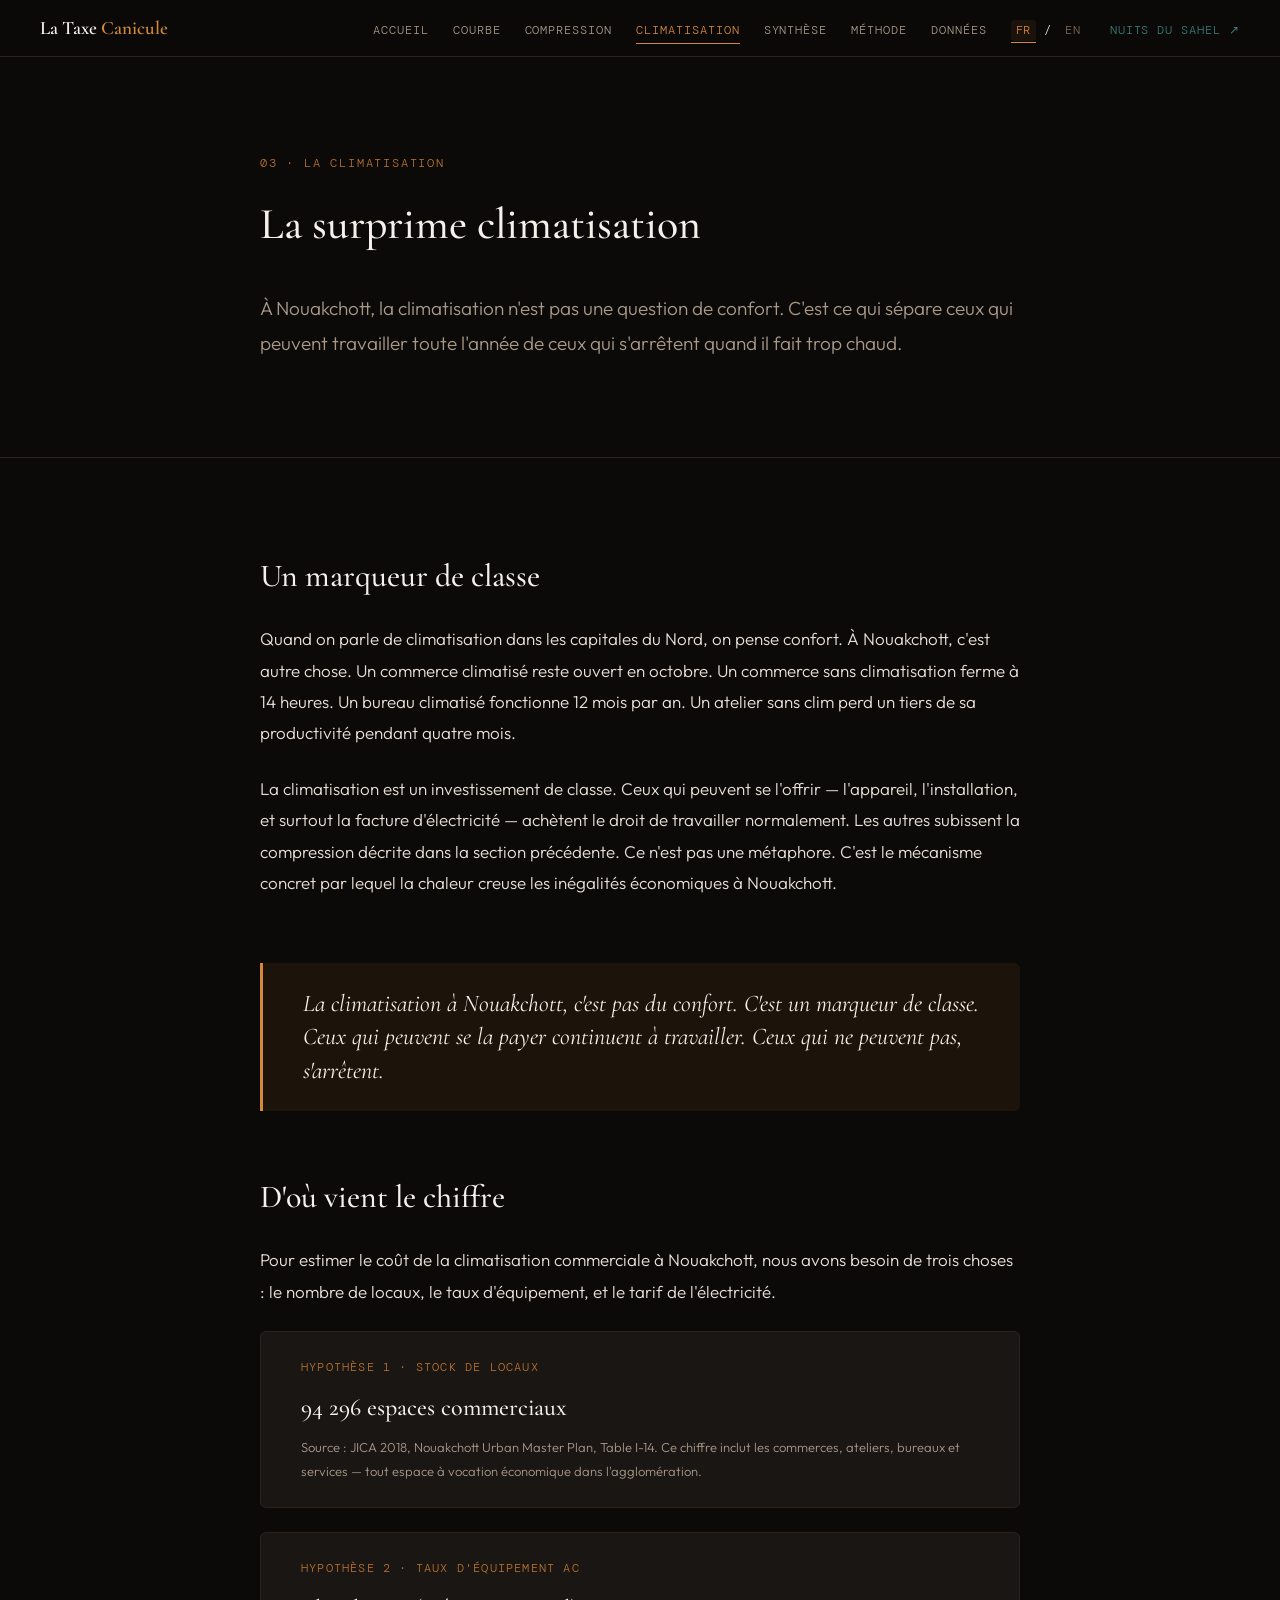
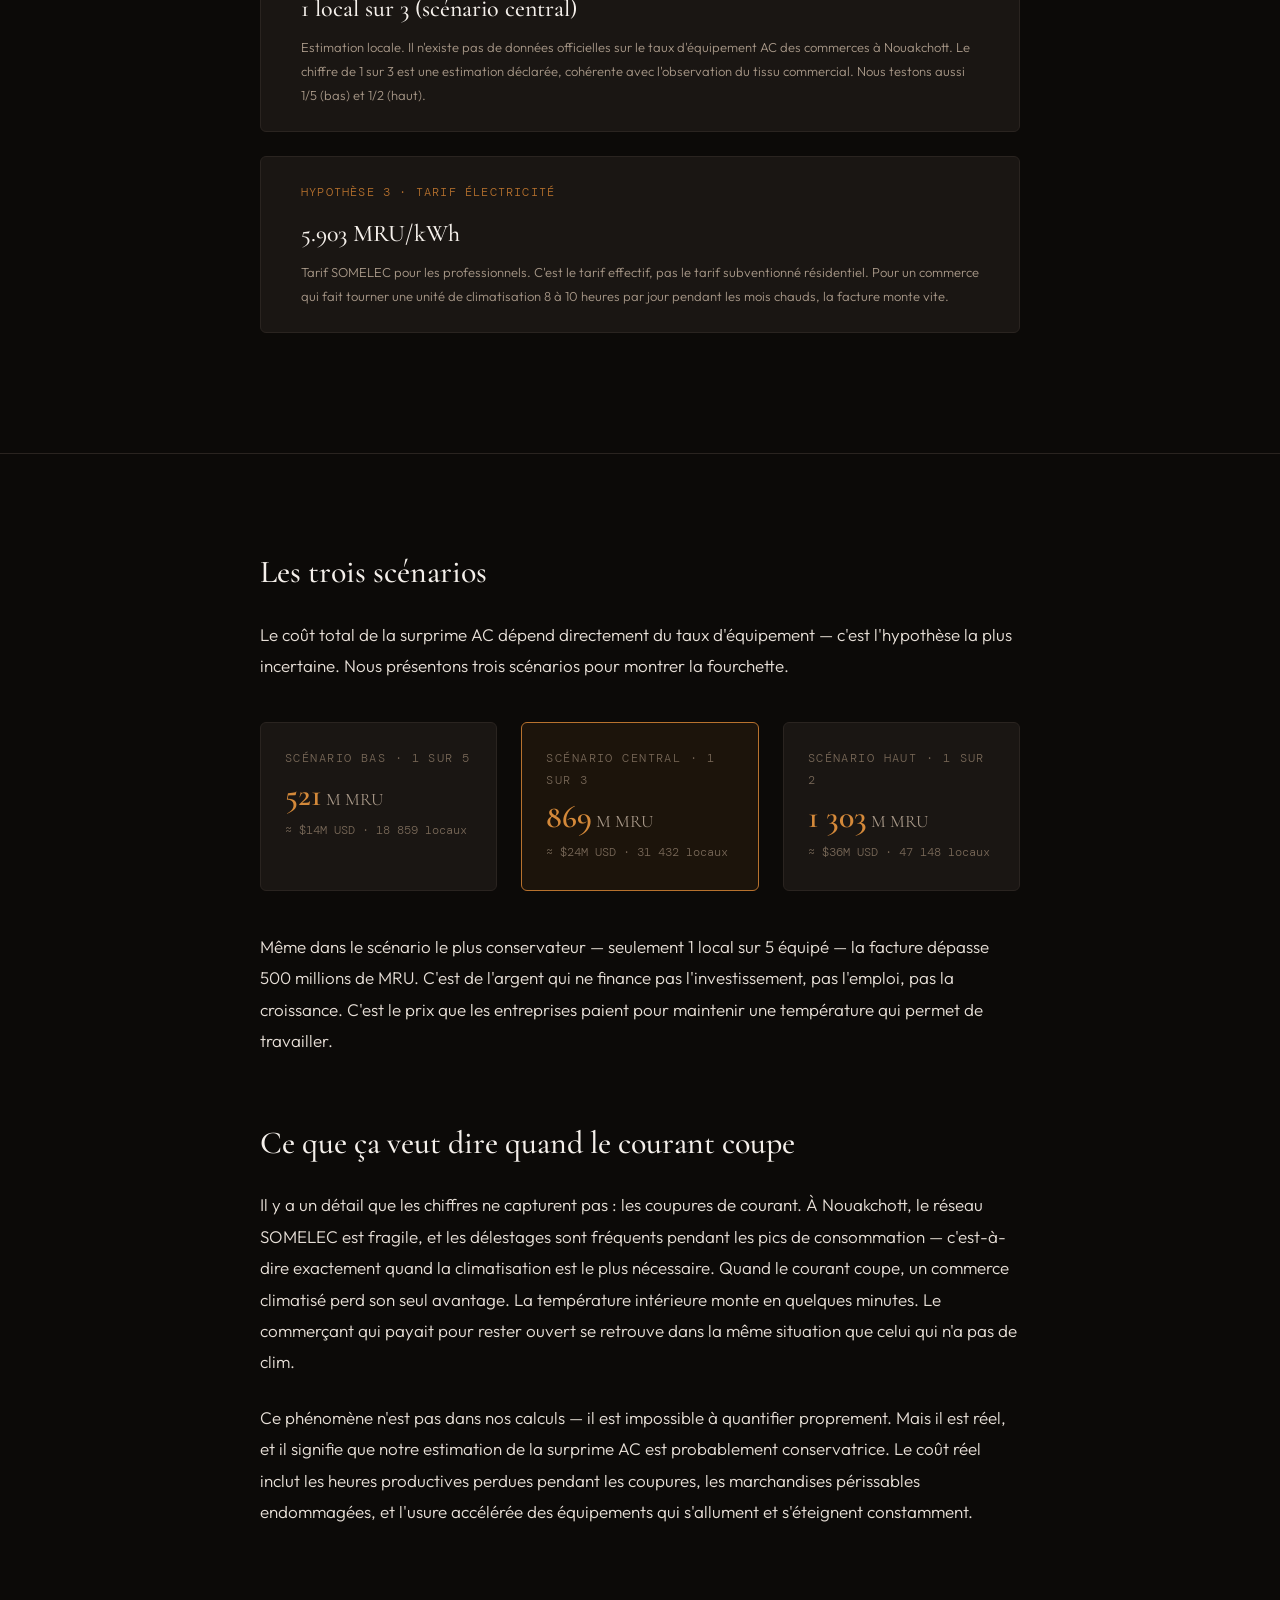
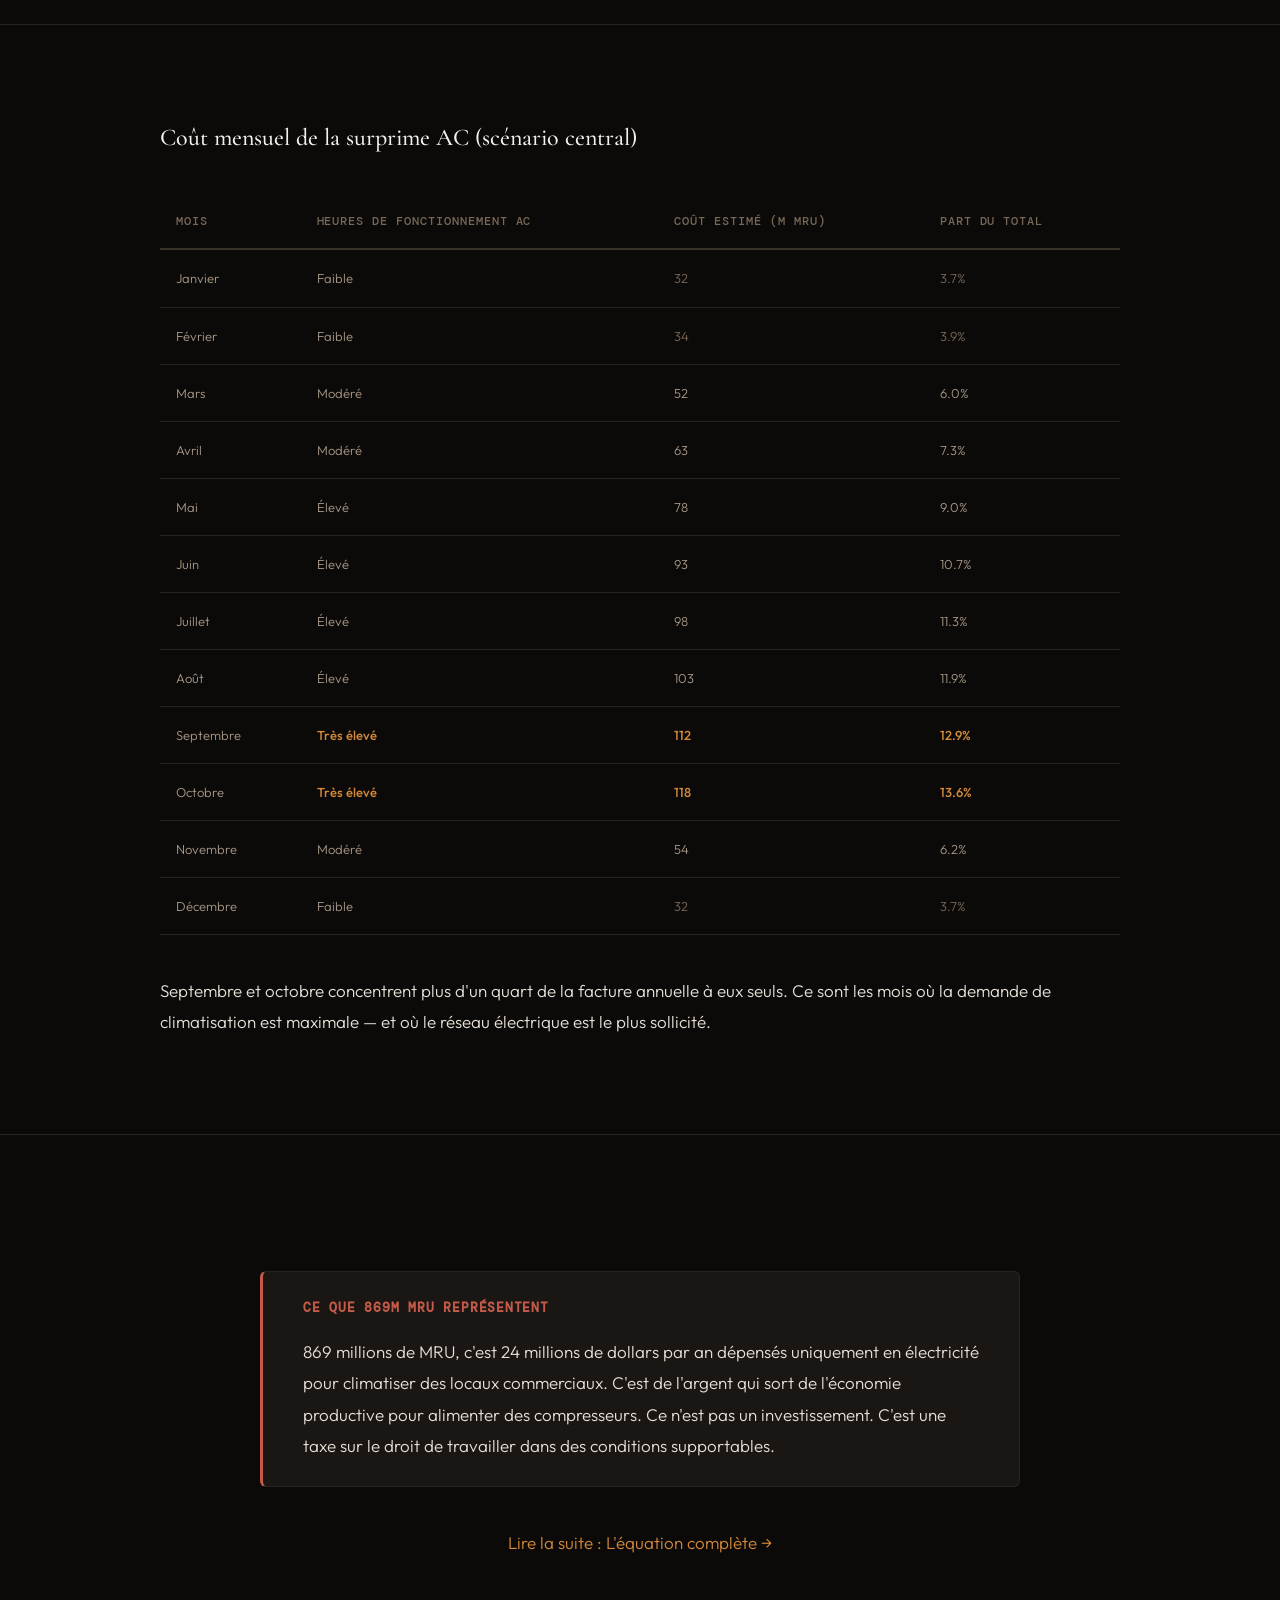
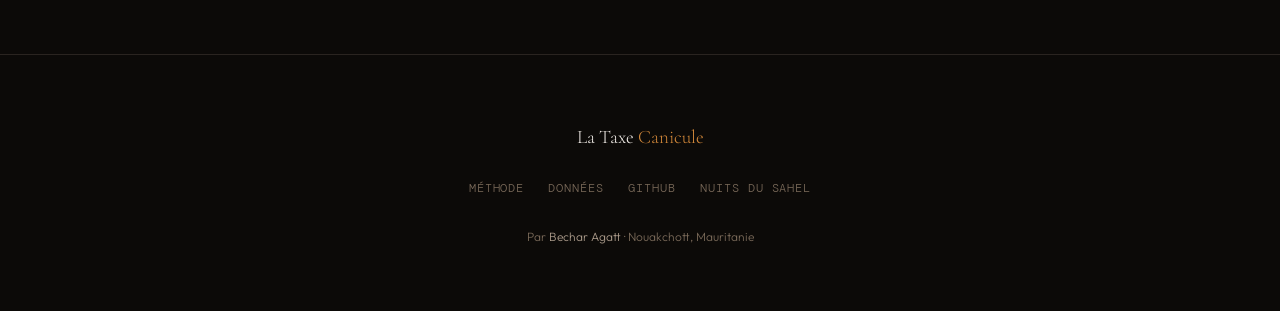
<file: site/premium.html>
<!DOCTYPE html>
<html lang="fr">
<head>
  <meta charset="UTF-8">
  <meta name="viewport" content="width=device-width, initial-scale=1.0">
  <title>La surprime climatisation — La Taxe Canicule</title>
  <meta name="description" content="La climatisation à Nouakchott n'est pas du confort. C'est un marqueur de classe qui coûte 869 millions de MRU par an.">
  <link rel="stylesheet" href="style.css">
</head>
<body>
  <nav class="site-nav">
    <div class="nav-inner">
      <a href="./" class="nav-brand">La Taxe <span>Canicule</span></a>
      <ul class="nav-links">
        <li><a href="./">Accueil</a></li>
        <li><a href="curve.html">Courbe</a></li>
        <li><a href="compression.html">Compression</a></li>
        <li><a href="premium.html" class="active">Climatisation</a></li>
        <li><a href="shadow.html">Synthèse</a></li>
        <li><a href="methodology.html">Méthode</a></li>
        <li><a href="data.html">Données</a></li>
        <li><span class="lang-switch"><a href="premium.html" class="active">FR</a> / <a href="en/premium.html">EN</a></span></li>
        <li><a href="https://mauritan.me" class="nav-companion">Nuits du Sahel ↗</a></li>
      </ul>
      <button class="nav-toggle" aria-label="Menu"><span></span><span></span><span></span></button>
    </div>
  </nav>

  <main class="page-body">
    <section class="section">
      <div class="section-narrow">
        <p class="section-label fade-up">03 · La climatisation</p>
        <h1 class="fade-up fade-up-d1">La surprime climatisation</h1>
        <p class="lead fade-up fade-up-d2">À Nouakchott, la climatisation n'est pas une question de confort. C'est ce qui sépare ceux qui peuvent travailler toute l'année de ceux qui s'arrêtent quand il fait trop chaud.</p>
      </div>
    </section>

    <section class="section">
      <div class="section-narrow reveal">
        <h2>Un marqueur de classe</h2>
        <p>Quand on parle de climatisation dans les capitales du Nord, on pense confort. À Nouakchott, c'est autre chose. Un commerce climatisé reste ouvert en octobre. Un commerce sans climatisation ferme à 14 heures. Un bureau climatisé fonctionne 12 mois par an. Un atelier sans clim perd un tiers de sa productivité pendant quatre mois.</p>
        <p>La climatisation est un investissement de classe. Ceux qui peuvent se l'offrir — l'appareil, l'installation, et surtout la facture d'électricité — achètent le droit de travailler normalement. Les autres subissent la compression décrite dans la section précédente. Ce n'est pas une métaphore. C'est le mécanisme concret par lequel la chaleur creuse les inégalités économiques à Nouakchott.</p>

        <div class="pullquote">
          <p>La climatisation à Nouakchott, c'est pas du confort. C'est un marqueur de classe. Ceux qui peuvent se la payer continuent à travailler. Ceux qui ne peuvent pas, s'arrêtent.</p>
        </div>

        <h2 class="mt-xl">D'où vient le chiffre</h2>
        <p>Pour estimer le coût de la climatisation commerciale à Nouakchott, nous avons besoin de trois choses : le nombre de locaux, le taux d'équipement, et le tarif de l'électricité.</p>

        <div class="assumption">
          <div class="assumption-label">Hypothèse 1 · Stock de locaux</div>
          <div class="assumption-value">94 296 espaces commerciaux</div>
          <p>Source : JICA 2018, Nouakchott Urban Master Plan, Table I-14. Ce chiffre inclut les commerces, ateliers, bureaux et services — tout espace à vocation économique dans l'agglomération.</p>
        </div>

        <div class="assumption">
          <div class="assumption-label">Hypothèse 2 · Taux d'équipement AC</div>
          <div class="assumption-value">1 local sur 3 (scénario central)</div>
          <p>Estimation locale. Il n'existe pas de données officielles sur le taux d'équipement AC des commerces à Nouakchott. Le chiffre de 1 sur 3 est une estimation déclarée, cohérente avec l'observation du tissu commercial. Nous testons aussi 1/5 (bas) et 1/2 (haut).</p>
        </div>

        <div class="assumption">
          <div class="assumption-label">Hypothèse 3 · Tarif électricité</div>
          <div class="assumption-value">5.903 MRU/kWh</div>
          <p>Tarif SOMELEC pour les professionnels. C'est le tarif effectif, pas le tarif subventionné résidentiel. Pour un commerce qui fait tourner une unité de climatisation 8 à 10 heures par jour pendant les mois chauds, la facture monte vite.</p>
        </div>
      </div>
    </section>

    <section class="section">
      <div class="section-narrow reveal">
        <h2>Les trois scénarios</h2>
        <p>Le coût total de la surprime AC dépend directement du taux d'équipement — c'est l'hypothèse la plus incertaine. Nous présentons trois scénarios pour montrer la fourchette.</p>

        <div class="stat-grid">
          <div class="stat-card">
            <span class="label">Scénario bas · 1 sur 5</span>
            <div class="value">521<span class="value-unit"> M MRU</span></div>
            <span class="note">≈ $14M USD · 18 859 locaux</span>
          </div>
          <div class="stat-card highlight">
            <span class="label">Scénario central · 1 sur 3</span>
            <div class="value">869<span class="value-unit"> M MRU</span></div>
            <span class="note">≈ $24M USD · 31 432 locaux</span>
          </div>
          <div class="stat-card">
            <span class="label">Scénario haut · 1 sur 2</span>
            <div class="value">1 303<span class="value-unit"> M MRU</span></div>
            <span class="note">≈ $36M USD · 47 148 locaux</span>
          </div>
        </div>

        <p class="mt-lg">Même dans le scénario le plus conservateur — seulement 1 local sur 5 équipé — la facture dépasse 500 millions de MRU. C'est de l'argent qui ne finance pas l'investissement, pas l'emploi, pas la croissance. C'est le prix que les entreprises paient pour maintenir une température qui permet de travailler.</p>

        <h2 class="mt-xl">Ce que ça veut dire quand le courant coupe</h2>
        <p>Il y a un détail que les chiffres ne capturent pas : les coupures de courant. À Nouakchott, le réseau SOMELEC est fragile, et les délestages sont fréquents pendant les pics de consommation — c'est-à-dire exactement quand la climatisation est le plus nécessaire. Quand le courant coupe, un commerce climatisé perd son seul avantage. La température intérieure monte en quelques minutes. Le commerçant qui payait pour rester ouvert se retrouve dans la même situation que celui qui n'a pas de clim.</p>
        <p>Ce phénomène n'est pas dans nos calculs — il est impossible à quantifier proprement. Mais il est réel, et il signifie que notre estimation de la surprime AC est probablement conservatrice. Le coût réel inclut les heures productives perdues pendant les coupures, les marchandises périssables endommagées, et l'usure accélérée des équipements qui s'allument et s'éteignent constamment.</p>
      </div>
    </section>

    <section class="section">
      <div class="section-wide reveal">
        <h3>Coût mensuel de la surprime AC (scénario central)</h3>
        <table class="data-table">
          <thead>
            <tr>
              <th>Mois</th>
              <th>Heures de fonctionnement AC</th>
              <th>Coût estimé (M MRU)</th>
              <th>Part du total</th>
            </tr>
          </thead>
          <tbody>
            <tr><td>Janvier</td><td>Faible</td><td class="td-muted">32</td><td class="td-muted">3.7%</td></tr>
            <tr><td>Février</td><td>Faible</td><td class="td-muted">34</td><td class="td-muted">3.9%</td></tr>
            <tr><td>Mars</td><td>Modéré</td><td>52</td><td>6.0%</td></tr>
            <tr><td>Avril</td><td>Modéré</td><td>63</td><td>7.3%</td></tr>
            <tr><td>Mai</td><td>Élevé</td><td>78</td><td>9.0%</td></tr>
            <tr><td>Juin</td><td>Élevé</td><td>93</td><td>10.7%</td></tr>
            <tr><td>Juillet</td><td>Élevé</td><td>98</td><td>11.3%</td></tr>
            <tr><td>Août</td><td>Élevé</td><td>103</td><td>11.9%</td></tr>
            <tr><td>Septembre</td><td class="td-highlight">Très élevé</td><td class="td-highlight">112</td><td class="td-highlight">12.9%</td></tr>
            <tr><td>Octobre</td><td class="td-highlight">Très élevé</td><td class="td-highlight">118</td><td class="td-highlight">13.6%</td></tr>
            <tr><td>Novembre</td><td>Modéré</td><td>54</td><td>6.2%</td></tr>
            <tr><td>Décembre</td><td>Faible</td><td class="td-muted">32</td><td class="td-muted">3.7%</td></tr>
          </tbody>
        </table>
        <p>Septembre et octobre concentrent plus d'un quart de la facture annuelle à eux seuls. Ce sont les mois où la demande de climatisation est maximale — et où le réseau électrique est le plus sollicité.</p>
      </div>
    </section>

    <section class="section">
      <div class="section-narrow reveal">
        <div class="callout callout-red">
          <h4>Ce que 869M MRU représentent</h4>
          <p>869 millions de MRU, c'est 24 millions de dollars par an dépensés uniquement en électricité pour climatiser des locaux commerciaux. C'est de l'argent qui sort de l'économie productive pour alimenter des compresseurs. Ce n'est pas un investissement. C'est une taxe sur le droit de travailler dans des conditions supportables.</p>
        </div>
        <p class="mt-lg text-center"><a href="shadow.html">Lire la suite : L'équation complète →</a></p>
      </div>
    </section>
  </main>

  <footer class="site-footer">
    <div class="footer-inner">
      <div class="footer-brand">La Taxe <span>Canicule</span></div>
      <ul class="footer-links">
        <li><a href="methodology.html">Méthode</a></li>
        <li><a href="data.html">Données</a></li>
        <li><a href="https://github.com/agattbechar/nkc-heat-tax">GitHub</a></li>
        <li><a href="https://mauritan.me">Nuits du Sahel</a></li>
      </ul>
      <p class="footer-meta">Par <a href="https://github.com/agattbechar">Bechar Agatt</a> · Nouakchott, Mauritanie</p>
    </div>
  </footer>
  <script src="site.js"></script>
</body>
</html>
</file>
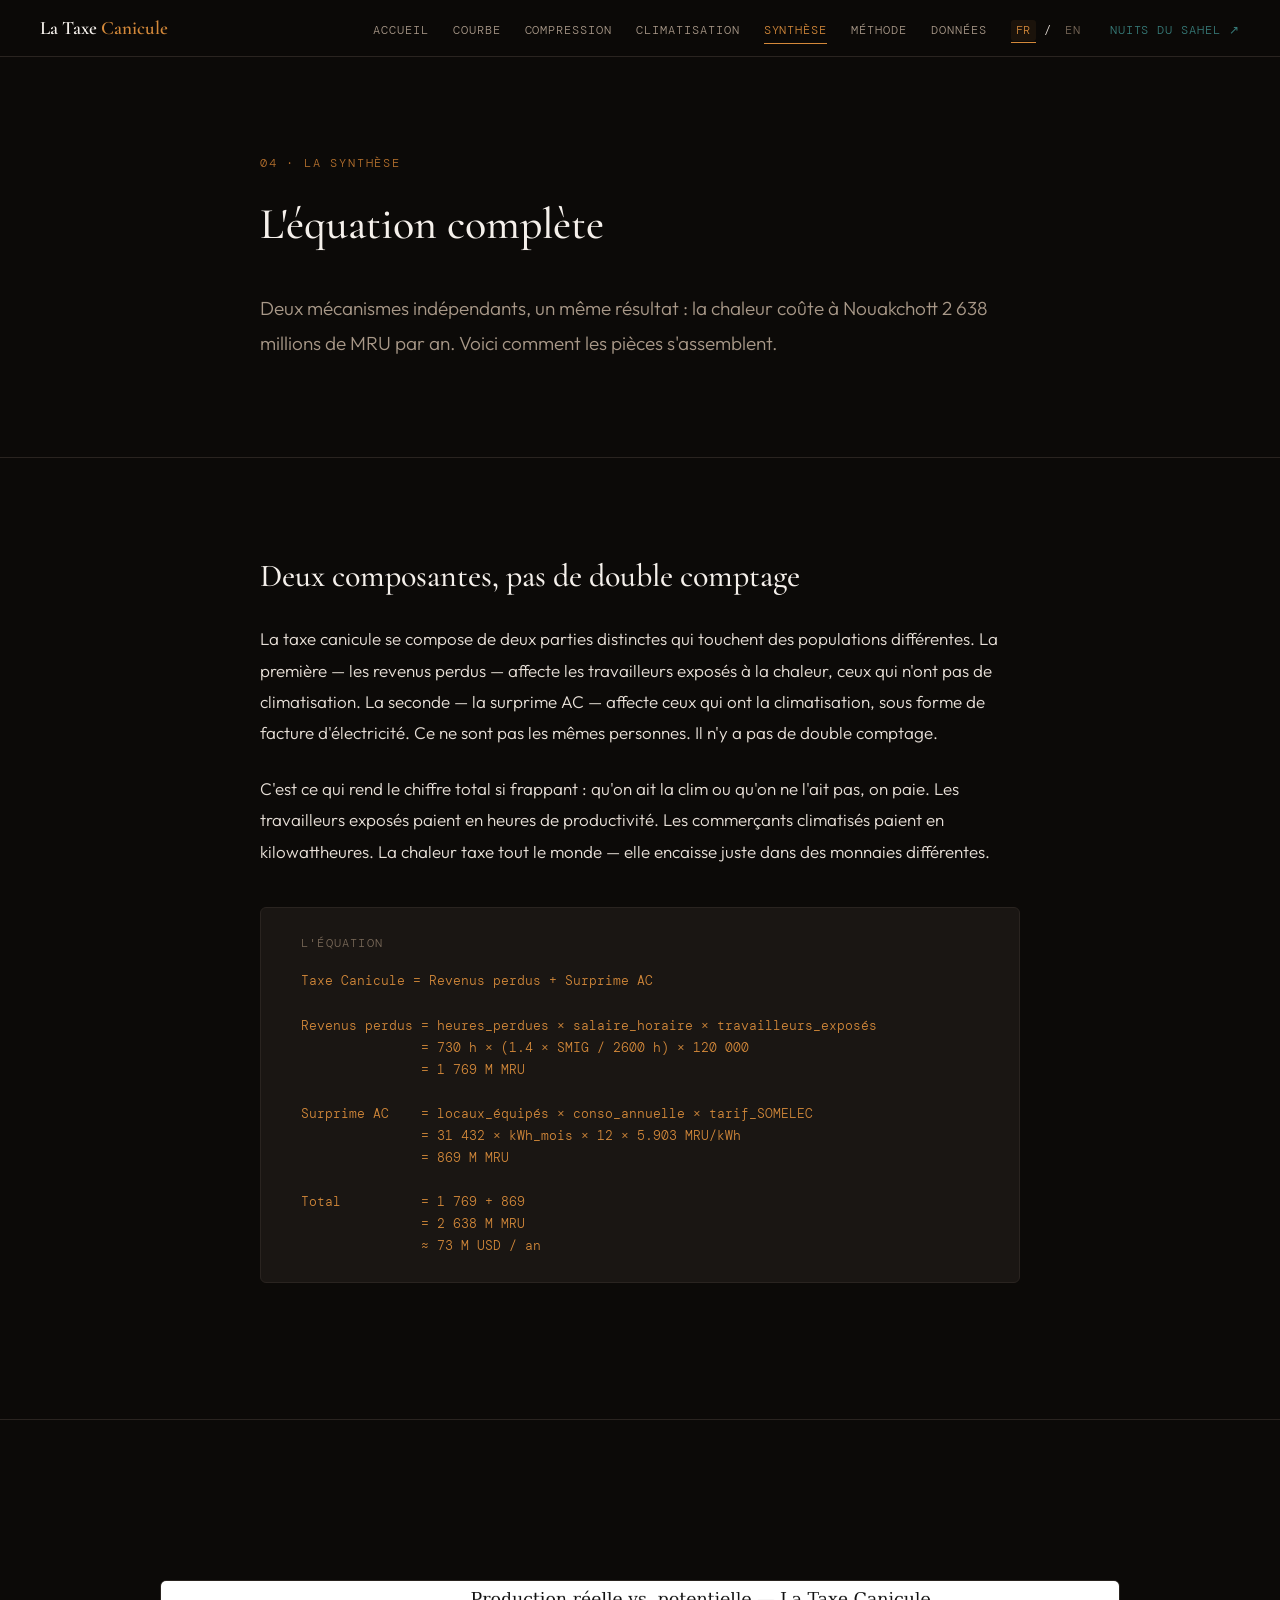
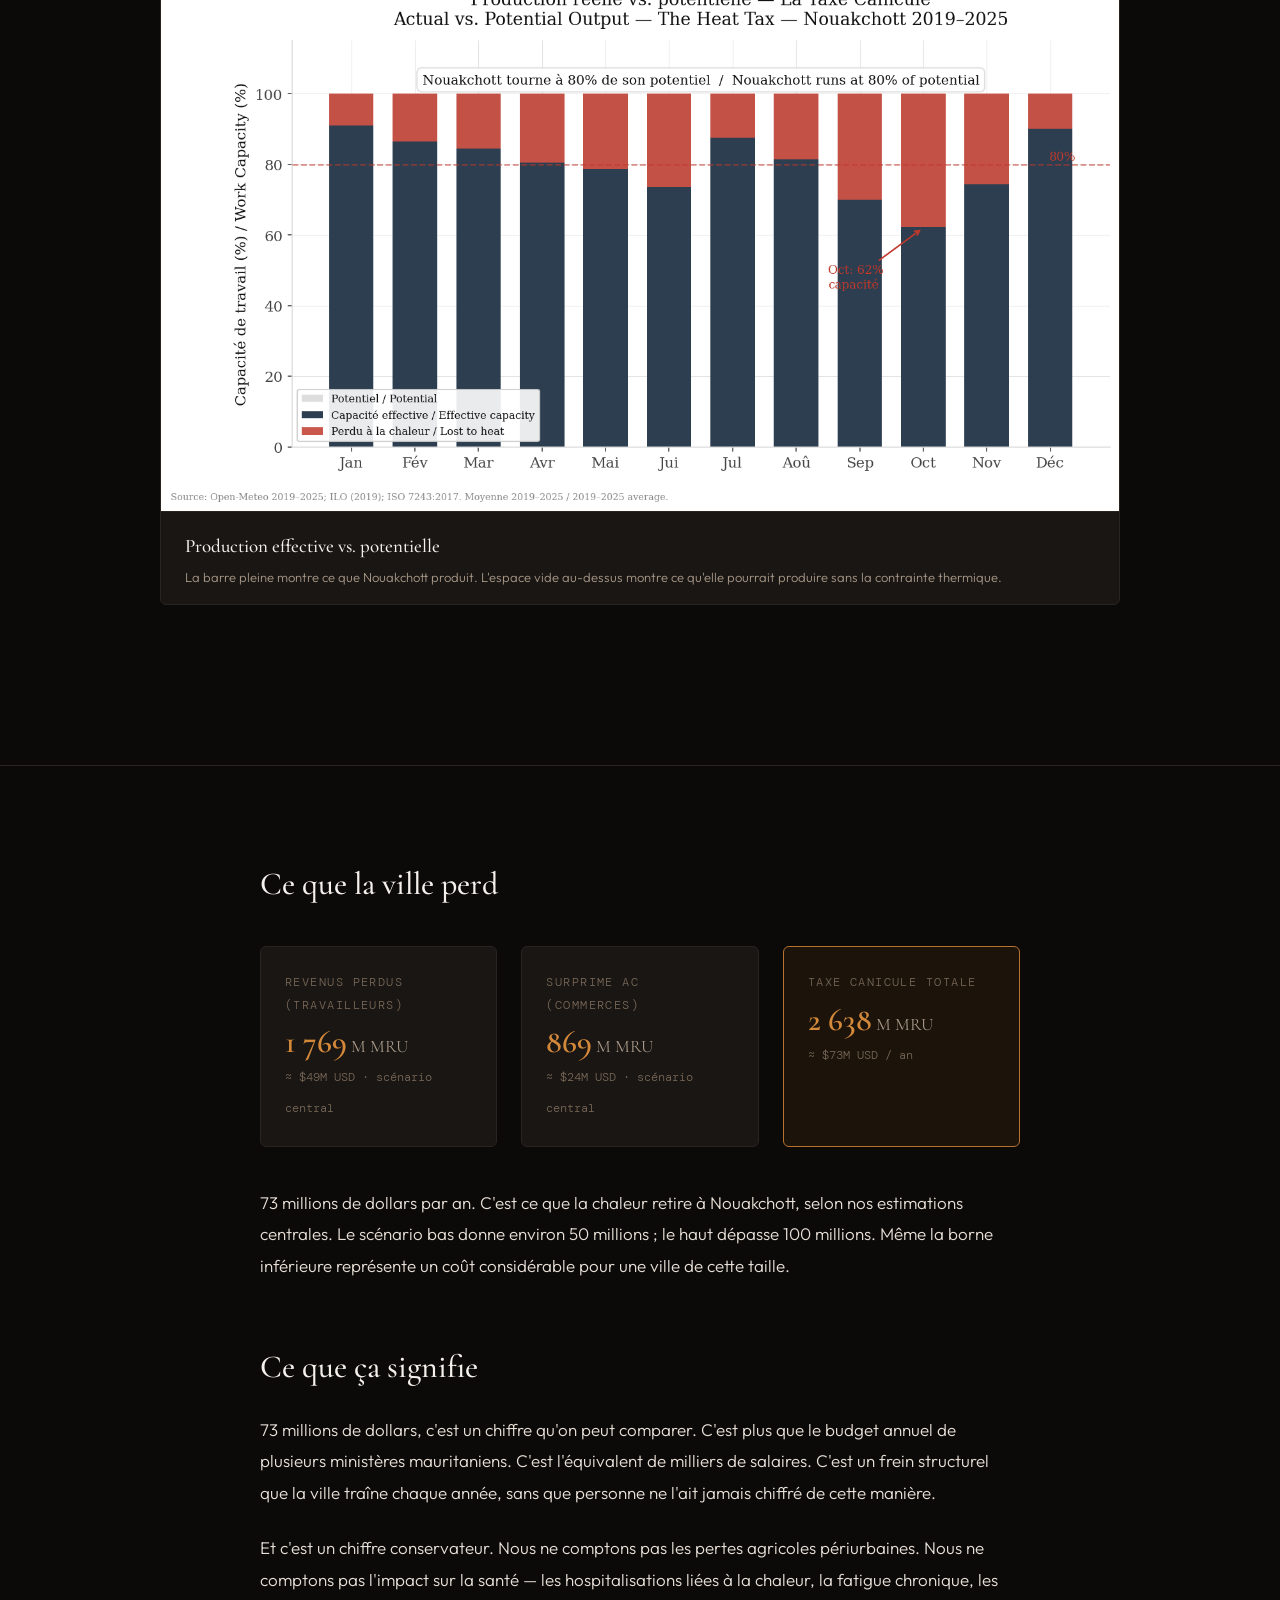
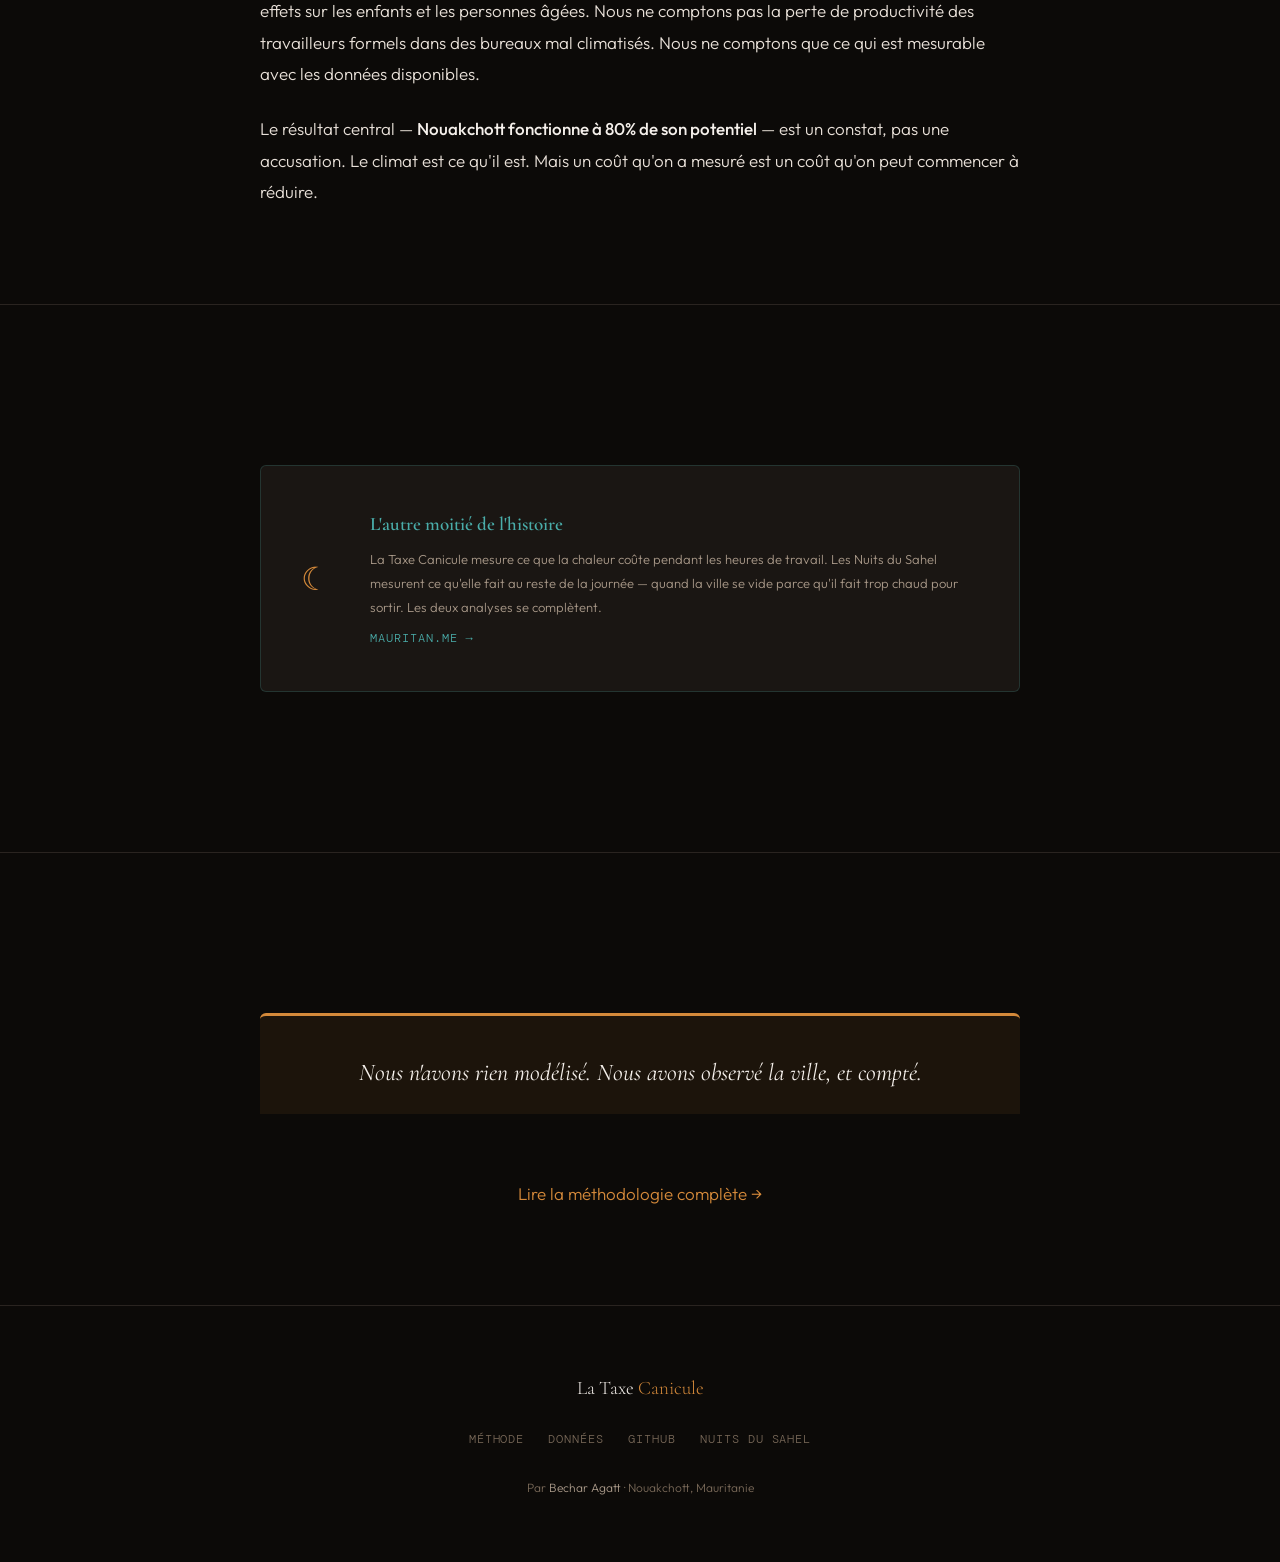
<file: site/shadow.html>
<!DOCTYPE html>
<html lang="fr">
<head>
  <meta charset="UTF-8">
  <meta name="viewport" content="width=device-width, initial-scale=1.0">
  <title>L'équation complète — La Taxe Canicule</title>
  <meta name="description" content="Revenus perdus + surprime AC = 2 638 millions de MRU. La taxe canicule de Nouakchott, synthétisée.">
  <link rel="stylesheet" href="style.css">
</head>
<body>
  <nav class="site-nav">
    <div class="nav-inner">
      <a href="./" class="nav-brand">La Taxe <span>Canicule</span></a>
      <ul class="nav-links">
        <li><a href="./">Accueil</a></li>
        <li><a href="curve.html">Courbe</a></li>
        <li><a href="compression.html">Compression</a></li>
        <li><a href="premium.html">Climatisation</a></li>
        <li><a href="shadow.html" class="active">Synthèse</a></li>
        <li><a href="methodology.html">Méthode</a></li>
        <li><a href="data.html">Données</a></li>
        <li><span class="lang-switch"><a href="shadow.html" class="active">FR</a> / <a href="en/shadow.html">EN</a></span></li>
        <li><a href="https://mauritan.me" class="nav-companion">Nuits du Sahel ↗</a></li>
      </ul>
      <button class="nav-toggle" aria-label="Menu"><span></span><span></span><span></span></button>
    </div>
  </nav>

  <main class="page-body">
    <section class="section">
      <div class="section-narrow">
        <p class="section-label fade-up">04 · La synthèse</p>
        <h1 class="fade-up fade-up-d1">L'équation complète</h1>
        <p class="lead fade-up fade-up-d2">Deux mécanismes indépendants, un même résultat : la chaleur coûte à Nouakchott 2 638 millions de MRU par an. Voici comment les pièces s'assemblent.</p>
      </div>
    </section>

    <section class="section">
      <div class="section-narrow reveal">
        <h2>Deux composantes, pas de double comptage</h2>
        <p>La taxe canicule se compose de deux parties distinctes qui touchent des populations différentes. La première — les revenus perdus — affecte les travailleurs exposés à la chaleur, ceux qui n'ont pas de climatisation. La seconde — la surprime AC — affecte ceux qui ont la climatisation, sous forme de facture d'électricité. Ce ne sont pas les mêmes personnes. Il n'y a pas de double comptage.</p>
        <p>C'est ce qui rend le chiffre total si frappant : qu'on ait la clim ou qu'on ne l'ait pas, on paie. Les travailleurs exposés paient en heures de productivité. Les commerçants climatisés paient en kilowattheures. La chaleur taxe tout le monde — elle encaisse juste dans des monnaies différentes.</p>

        <div class="formula">
          <span class="formula-label">L'équation</span>
          <pre>Taxe Canicule = Revenus perdus + Surprime AC

Revenus perdus = heures_perdues × salaire_horaire × travailleurs_exposés
               = 730 h × (1.4 × SMIG / 2600 h) × 120 000
               = 1 769 M MRU

Surprime AC    = locaux_équipés × conso_annuelle × tarif_SOMELEC
               = 31 432 × kWh_mois × 12 × 5.903 MRU/kWh
               = 869 M MRU

Total          = 1 769 + 869
               = 2 638 M MRU
               ≈ 73 M USD / an</pre>
        </div>
      </div>
    </section>

    <section class="section">
      <div class="section-wide reveal">
        <div class="chart-wrap">
          <img src="assets/charts/shadow_output.png" alt="Production effective vs production potentielle à Nouakchott">
          <div class="chart-caption">
            <div class="chart-title">Production effective vs. potentielle</div>
            <p>La barre pleine montre ce que Nouakchott produit. L'espace vide au-dessus montre ce qu'elle pourrait produire sans la contrainte thermique.</p>
          </div>
        </div>
      </div>
    </section>

    <section class="section">
      <div class="section-narrow reveal">
        <h2>Ce que la ville perd</h2>

        <div class="stat-grid">
          <div class="stat-card">
            <span class="label">Revenus perdus (travailleurs)</span>
            <div class="value">1 769<span class="value-unit"> M MRU</span></div>
            <span class="note">≈ $49M USD · scénario central</span>
          </div>
          <div class="stat-card">
            <span class="label">Surprime AC (commerces)</span>
            <div class="value">869<span class="value-unit"> M MRU</span></div>
            <span class="note">≈ $24M USD · scénario central</span>
          </div>
          <div class="stat-card highlight">
            <span class="label">Taxe canicule totale</span>
            <div class="value">2 638<span class="value-unit"> M MRU</span></div>
            <span class="note">≈ $73M USD / an</span>
          </div>
        </div>

        <p class="mt-lg">73 millions de dollars par an. C'est ce que la chaleur retire à Nouakchott, selon nos estimations centrales. Le scénario bas donne environ 50 millions ; le haut dépasse 100 millions. Même la borne inférieure représente un coût considérable pour une ville de cette taille.</p>

        <h2 class="mt-xl">Ce que ça signifie</h2>
        <p>73 millions de dollars, c'est un chiffre qu'on peut comparer. C'est plus que le budget annuel de plusieurs ministères mauritaniens. C'est l'équivalent de milliers de salaires. C'est un frein structurel que la ville traîne chaque année, sans que personne ne l'ait jamais chiffré de cette manière.</p>
        <p>Et c'est un chiffre conservateur. Nous ne comptons pas les pertes agricoles périurbaines. Nous ne comptons pas l'impact sur la santé — les hospitalisations liées à la chaleur, la fatigue chronique, les effets sur les enfants et les personnes âgées. Nous ne comptons pas la perte de productivité des travailleurs formels dans des bureaux mal climatisés. Nous ne comptons que ce qui est mesurable avec les données disponibles.</p>
        <p>Le résultat central — <strong>Nouakchott fonctionne à 80% de son potentiel</strong> — est un constat, pas une accusation. Le climat est ce qu'il est. Mais un coût qu'on a mesuré est un coût qu'on peut commencer à réduire.</p>
      </div>
    </section>

    <section class="section">
      <div class="section-narrow reveal">
        <a href="https://mauritan.me" class="companion">
          <div class="companion-icon">☾</div>
          <div class="companion-text">
            <h4>L'autre moitié de l'histoire</h4>
            <p>La Taxe Canicule mesure ce que la chaleur coûte pendant les heures de travail. Les Nuits du Sahel mesurent ce qu'elle fait au reste de la journée — quand la ville se vide parce qu'il fait trop chaud pour sortir. Les deux analyses se complètent.</p>
            <span class="companion-link">mauritan.me →</span>
          </div>
        </a>
      </div>
    </section>

    <section class="section">
      <div class="section-narrow reveal text-center">
        <div class="pullquote" style="text-align: center; border-left: none; border-top: 3px solid var(--amber); border-radius: 6px 6px 0 0; padding-top: var(--space-lg);">
          <p>Nous n'avons rien modélisé. Nous avons observé la ville, et compté.</p>
        </div>
        <p class="mt-lg"><a href="methodology.html">Lire la méthodologie complète →</a></p>
      </div>
    </section>
  </main>

  <footer class="site-footer">
    <div class="footer-inner">
      <div class="footer-brand">La Taxe <span>Canicule</span></div>
      <ul class="footer-links">
        <li><a href="methodology.html">Méthode</a></li>
        <li><a href="data.html">Données</a></li>
        <li><a href="https://github.com/agattbechar/nkc-heat-tax">GitHub</a></li>
        <li><a href="https://mauritan.me">Nuits du Sahel</a></li>
      </ul>
      <p class="footer-meta">Par <a href="https://github.com/agattbechar">Bechar Agatt</a> · Nouakchott, Mauritanie</p>
    </div>
  </footer>
  <script src="site.js"></script>
</body>
</html>
</file>
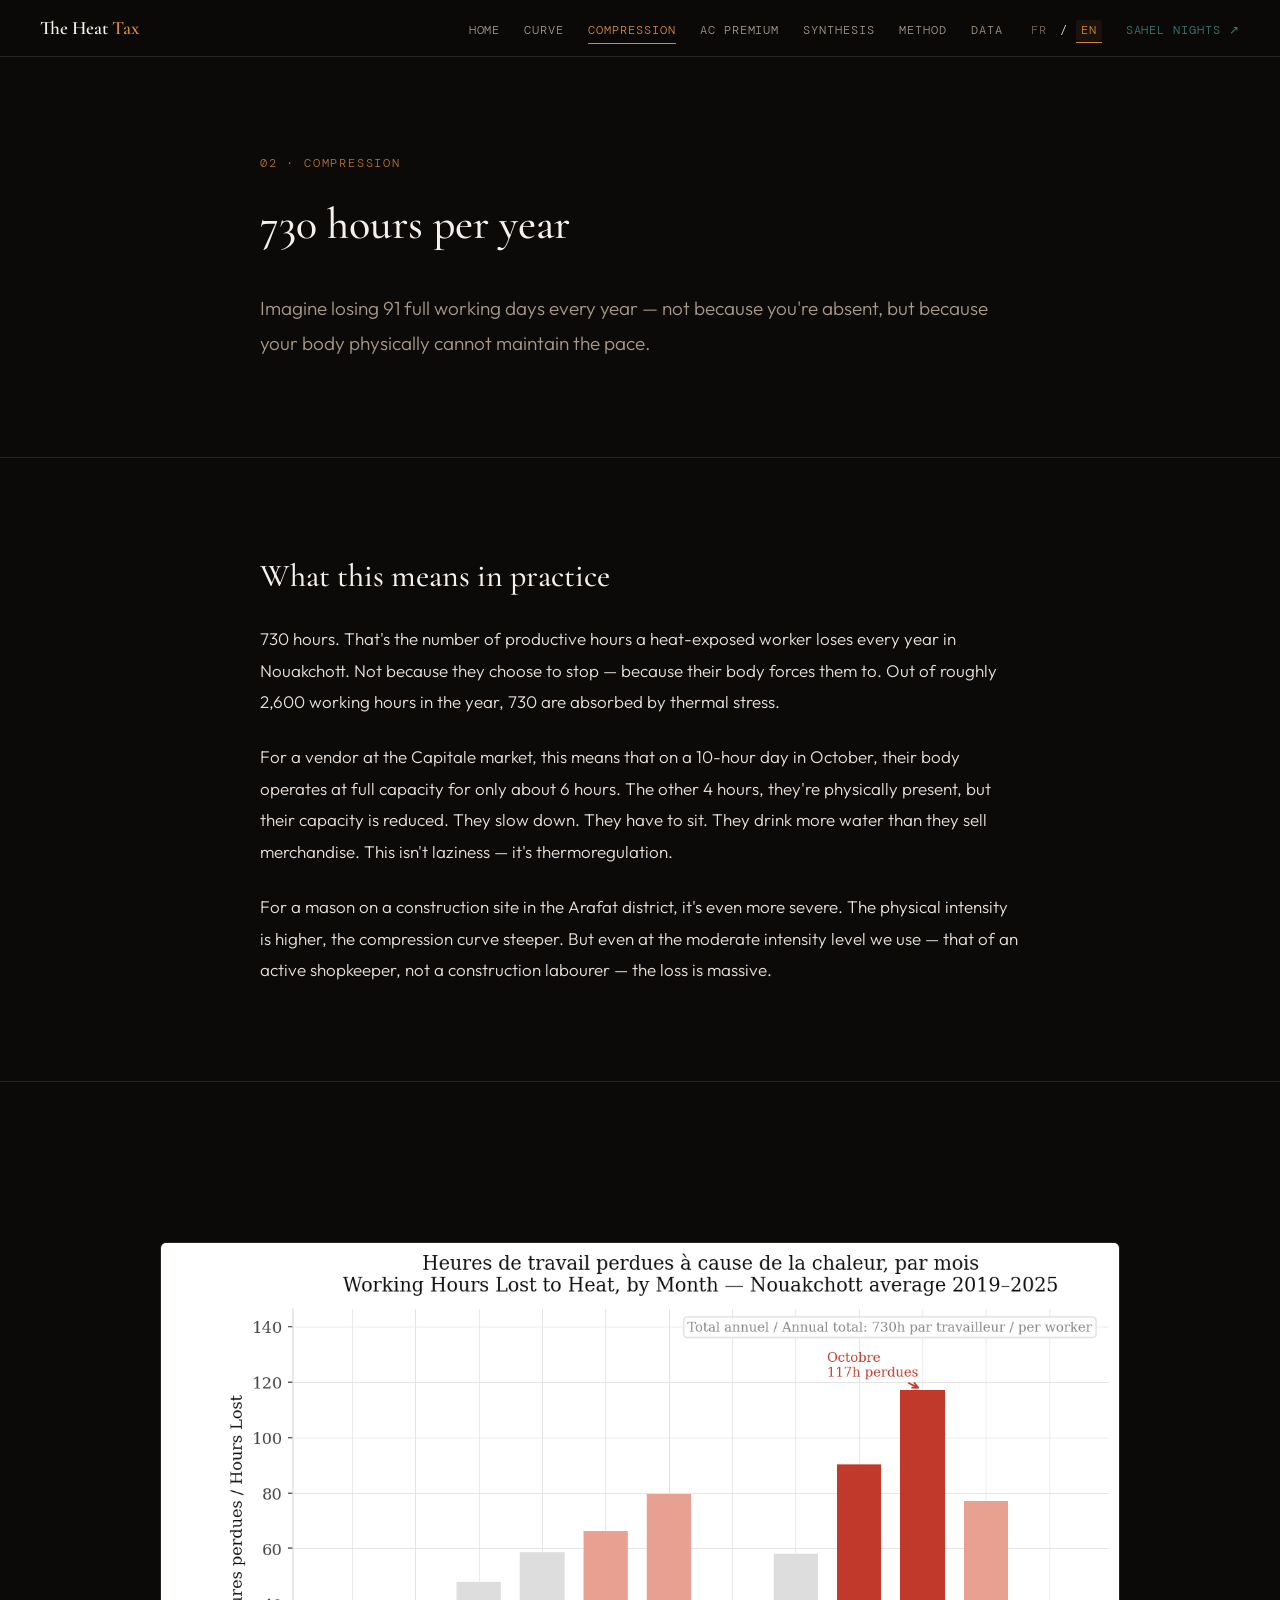
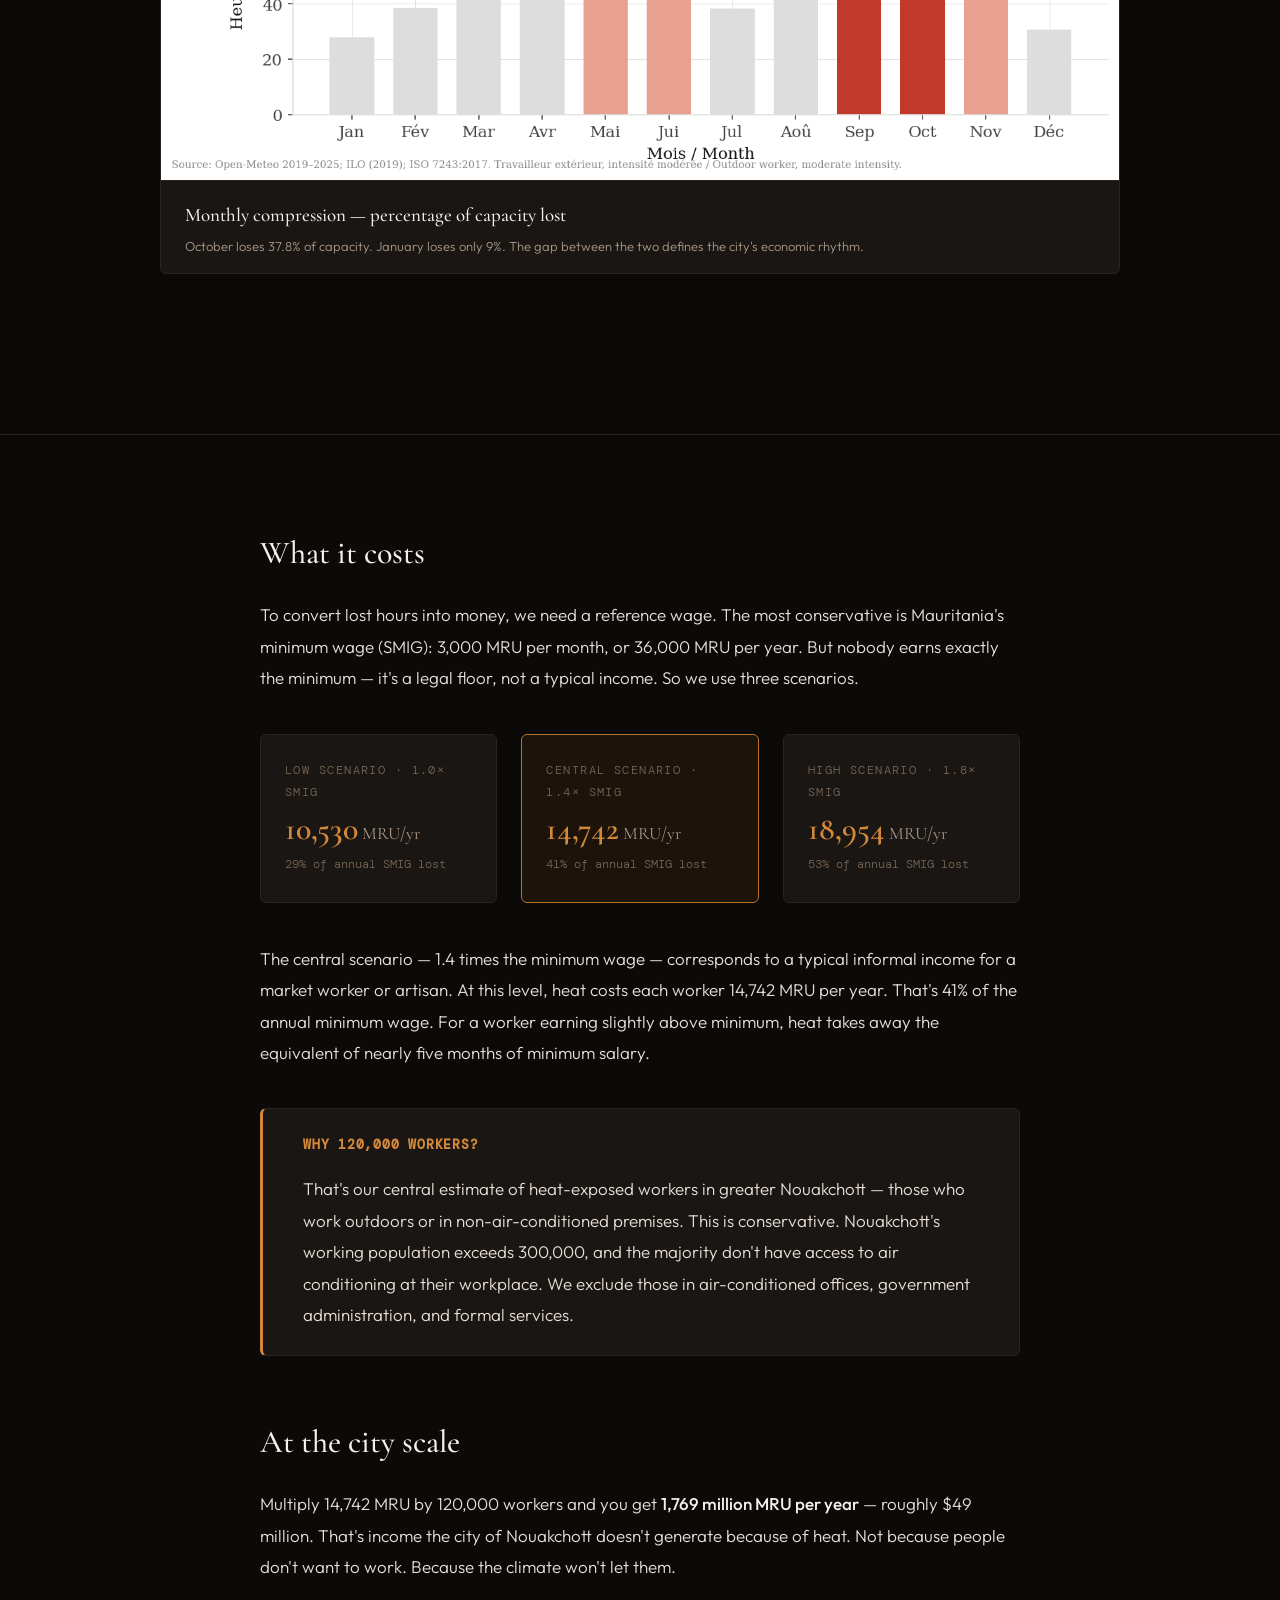
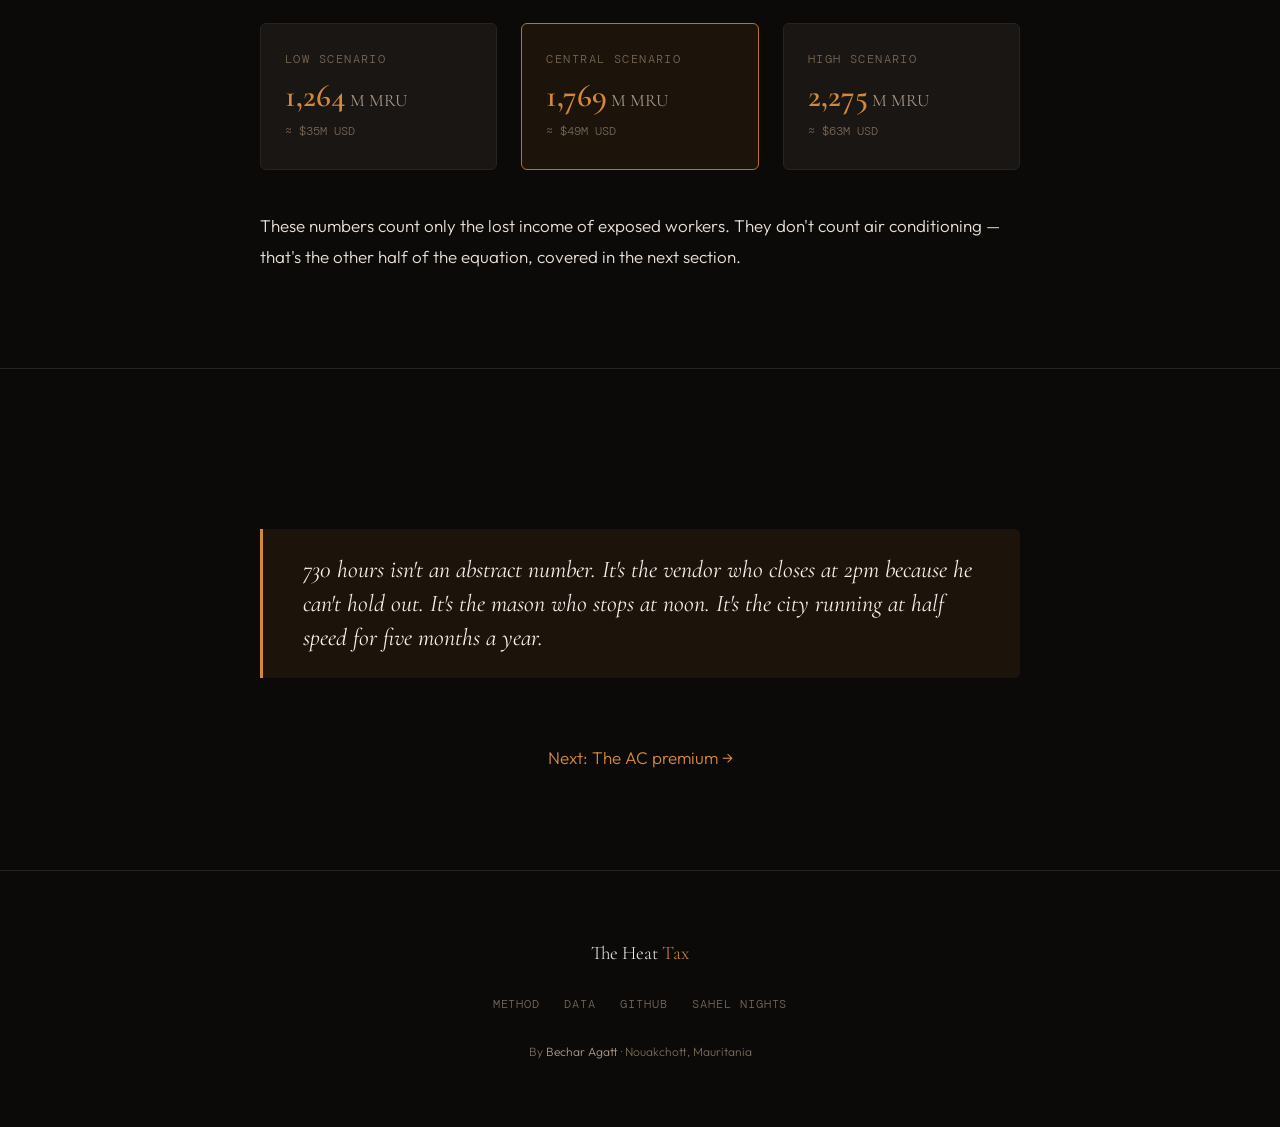
<file: site/en/compression.html>
<!DOCTYPE html>
<html lang="en">
<head>
  <meta charset="UTF-8">
  <meta name="viewport" content="width=device-width, initial-scale=1.0">
  <title>730 Hours Lost — The Heat Tax</title>
  <link rel="stylesheet" href="../style.css">
</head>
<body>
  <nav class="site-nav">
    <div class="nav-inner">
      <a href="./" class="nav-brand">The Heat <span>Tax</span></a>
      <ul class="nav-links">
        <li><a href="./">Home</a></li>
        <li><a href="curve.html">Curve</a></li>
        <li><a href="compression.html" class="active">Compression</a></li>
        <li><a href="premium.html">AC Premium</a></li>
        <li><a href="shadow.html">Synthesis</a></li>
        <li><a href="methodology.html">Method</a></li>
        <li><a href="data.html">Data</a></li>
        <li><span class="lang-switch"><a href="../compression.html">FR</a> / <a href="compression.html" class="active">EN</a></span></li>
        <li><a href="https://mauritan.me" class="nav-companion">Sahel Nights ↗</a></li>
      </ul>
      <button class="nav-toggle" aria-label="Menu"><span></span><span></span><span></span></button>
    </div>
  </nav>

  <main class="page-body">
    <section class="section">
      <div class="section-narrow">
        <p class="section-label fade-up">02 · Compression</p>
        <h1 class="fade-up fade-up-d1">730 hours per year</h1>
        <p class="lead fade-up fade-up-d2">Imagine losing 91 full working days every year — not because you're absent, but because your body physically cannot maintain the pace.</p>
      </div>
    </section>

    <section class="section">
      <div class="section-narrow reveal">
        <h2>What this means in practice</h2>
        <p>730 hours. That's the number of productive hours a heat-exposed worker loses every year in Nouakchott. Not because they choose to stop — because their body forces them to. Out of roughly 2,600 working hours in the year, 730 are absorbed by thermal stress.</p>
        <p>For a vendor at the Capitale market, this means that on a 10-hour day in October, their body operates at full capacity for only about 6 hours. The other 4 hours, they're physically present, but their capacity is reduced. They slow down. They have to sit. They drink more water than they sell merchandise. This isn't laziness — it's thermoregulation.</p>
        <p>For a mason on a construction site in the Arafat district, it's even more severe. The physical intensity is higher, the compression curve steeper. But even at the moderate intensity level we use — that of an active shopkeeper, not a construction labourer — the loss is massive.</p>
      </div>
    </section>

    <section class="section">
      <div class="section-wide reveal">
        <div class="chart-wrap">
          <img src="../assets/charts/compression.png" alt="Monthly compression of work capacity in Nouakchott">
          <div class="chart-caption">
            <div class="chart-title">Monthly compression — percentage of capacity lost</div>
            <p>October loses 37.8% of capacity. January loses only 9%. The gap between the two defines the city's economic rhythm.</p>
          </div>
        </div>
      </div>
    </section>

    <section class="section">
      <div class="section-narrow reveal">
        <h2>What it costs</h2>
        <p>To convert lost hours into money, we need a reference wage. The most conservative is Mauritania's minimum wage (SMIG): 3,000 MRU per month, or 36,000 MRU per year. But nobody earns exactly the minimum — it's a legal floor, not a typical income. So we use three scenarios.</p>

        <div class="stat-grid">
          <div class="stat-card">
            <span class="label">Low scenario · 1.0× SMIG</span>
            <div class="value">10,530<span class="value-unit"> MRU/yr</span></div>
            <span class="note">29% of annual SMIG lost</span>
          </div>
          <div class="stat-card highlight">
            <span class="label">Central scenario · 1.4× SMIG</span>
            <div class="value">14,742<span class="value-unit"> MRU/yr</span></div>
            <span class="note">41% of annual SMIG lost</span>
          </div>
          <div class="stat-card">
            <span class="label">High scenario · 1.8× SMIG</span>
            <div class="value">18,954<span class="value-unit"> MRU/yr</span></div>
            <span class="note">53% of annual SMIG lost</span>
          </div>
        </div>

        <p class="mt-lg">The central scenario — 1.4 times the minimum wage — corresponds to a typical informal income for a market worker or artisan. At this level, heat costs each worker 14,742 MRU per year. That's 41% of the annual minimum wage. For a worker earning slightly above minimum, heat takes away the equivalent of nearly five months of minimum salary.</p>

        <div class="callout callout-amber">
          <h4>Why 120,000 workers?</h4>
          <p>That's our central estimate of heat-exposed workers in greater Nouakchott — those who work outdoors or in non-air-conditioned premises. This is conservative. Nouakchott's working population exceeds 300,000, and the majority don't have access to air conditioning at their workplace. We exclude those in air-conditioned offices, government administration, and formal services.</p>
        </div>

        <h2 class="mt-xl">At the city scale</h2>
        <p>Multiply 14,742 MRU by 120,000 workers and you get <strong>1,769 million MRU per year</strong> — roughly $49 million. That's income the city of Nouakchott doesn't generate because of heat. Not because people don't want to work. Because the climate won't let them.</p>

        <div class="stat-grid">
          <div class="stat-card">
            <span class="label">Low scenario</span>
            <div class="value">1,264<span class="value-unit"> M MRU</span></div>
            <span class="note">≈ $35M USD</span>
          </div>
          <div class="stat-card highlight">
            <span class="label">Central scenario</span>
            <div class="value">1,769<span class="value-unit"> M MRU</span></div>
            <span class="note">≈ $49M USD</span>
          </div>
          <div class="stat-card">
            <span class="label">High scenario</span>
            <div class="value">2,275<span class="value-unit"> M MRU</span></div>
            <span class="note">≈ $63M USD</span>
          </div>
        </div>

        <p class="mt-lg">These numbers count only the lost income of exposed workers. They don't count air conditioning — that's the other half of the equation, covered in the next section.</p>
      </div>
    </section>

    <section class="section">
      <div class="section-narrow reveal">
        <div class="pullquote">
          <p>730 hours isn't an abstract number. It's the vendor who closes at 2pm because he can't hold out. It's the mason who stops at noon. It's the city running at half speed for five months a year.</p>
        </div>
        <p class="mt-lg text-center"><a href="premium.html">Next: The AC premium →</a></p>
      </div>
    </section>
  </main>

  <footer class="site-footer">
    <div class="footer-inner">
      <div class="footer-brand">The Heat <span>Tax</span></div>
      <ul class="footer-links">
        <li><a href="methodology.html">Method</a></li>
        <li><a href="data.html">Data</a></li>
        <li><a href="https://github.com/agattbechar/nkc-heat-tax">GitHub</a></li>
        <li><a href="https://mauritan.me">Sahel Nights</a></li>
      </ul>
      <p class="footer-meta">By <a href="https://github.com/agattbechar">Bechar Agatt</a> · Nouakchott, Mauritania</p>
    </div>
  </footer>
  <script src="../site.js"></script>
</body>
</html>
</file>
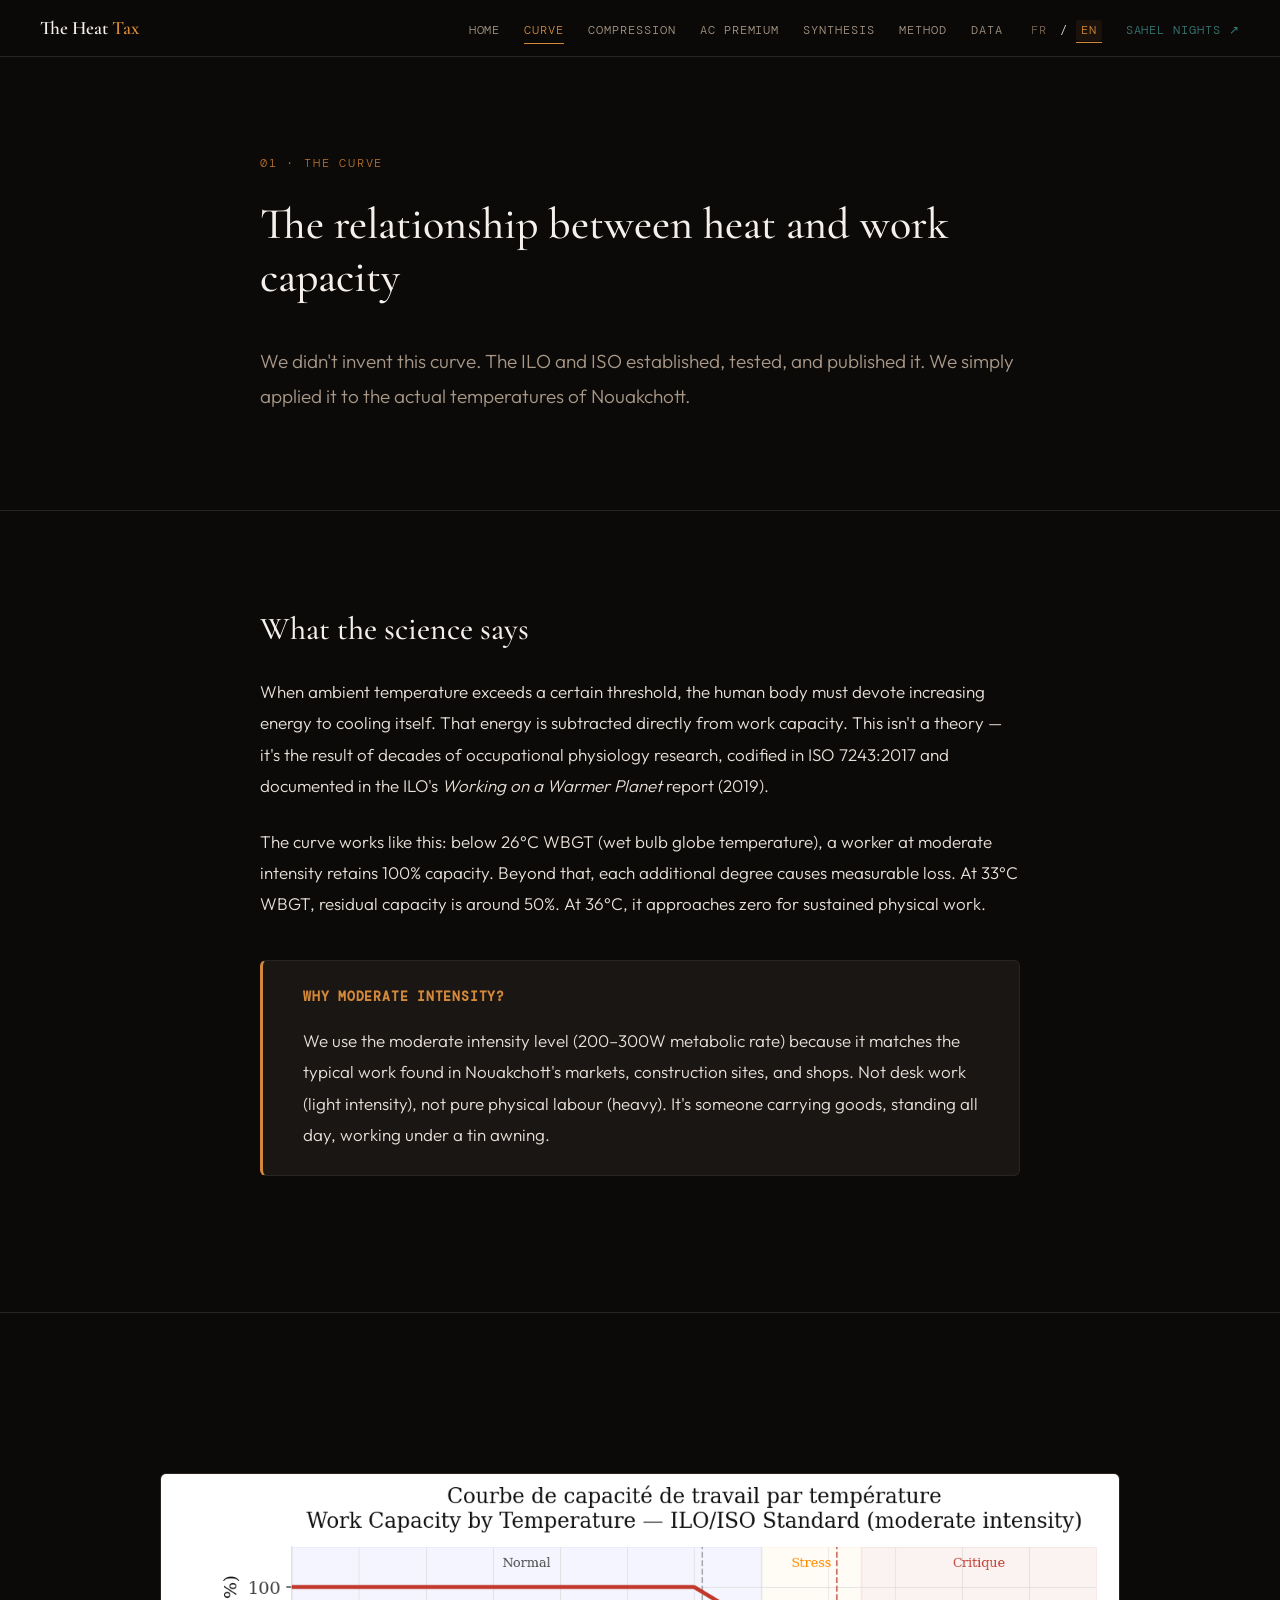
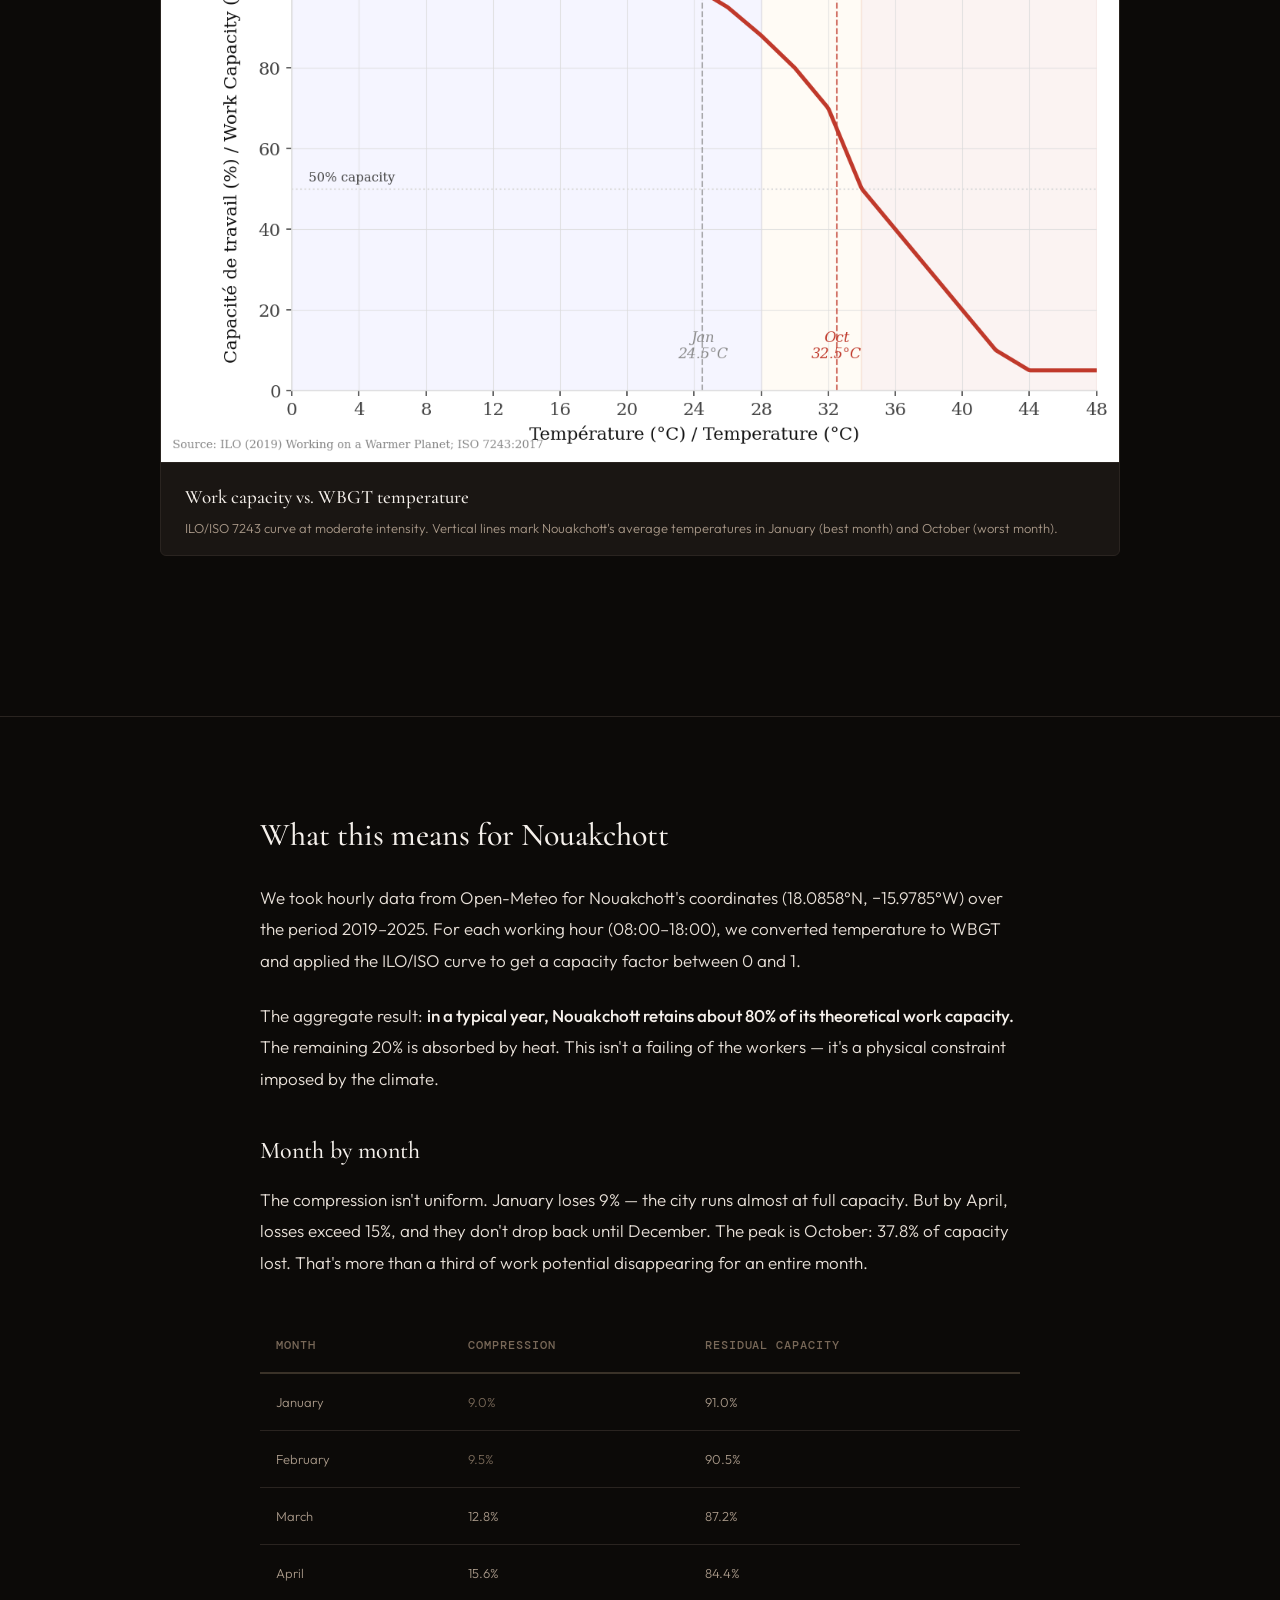
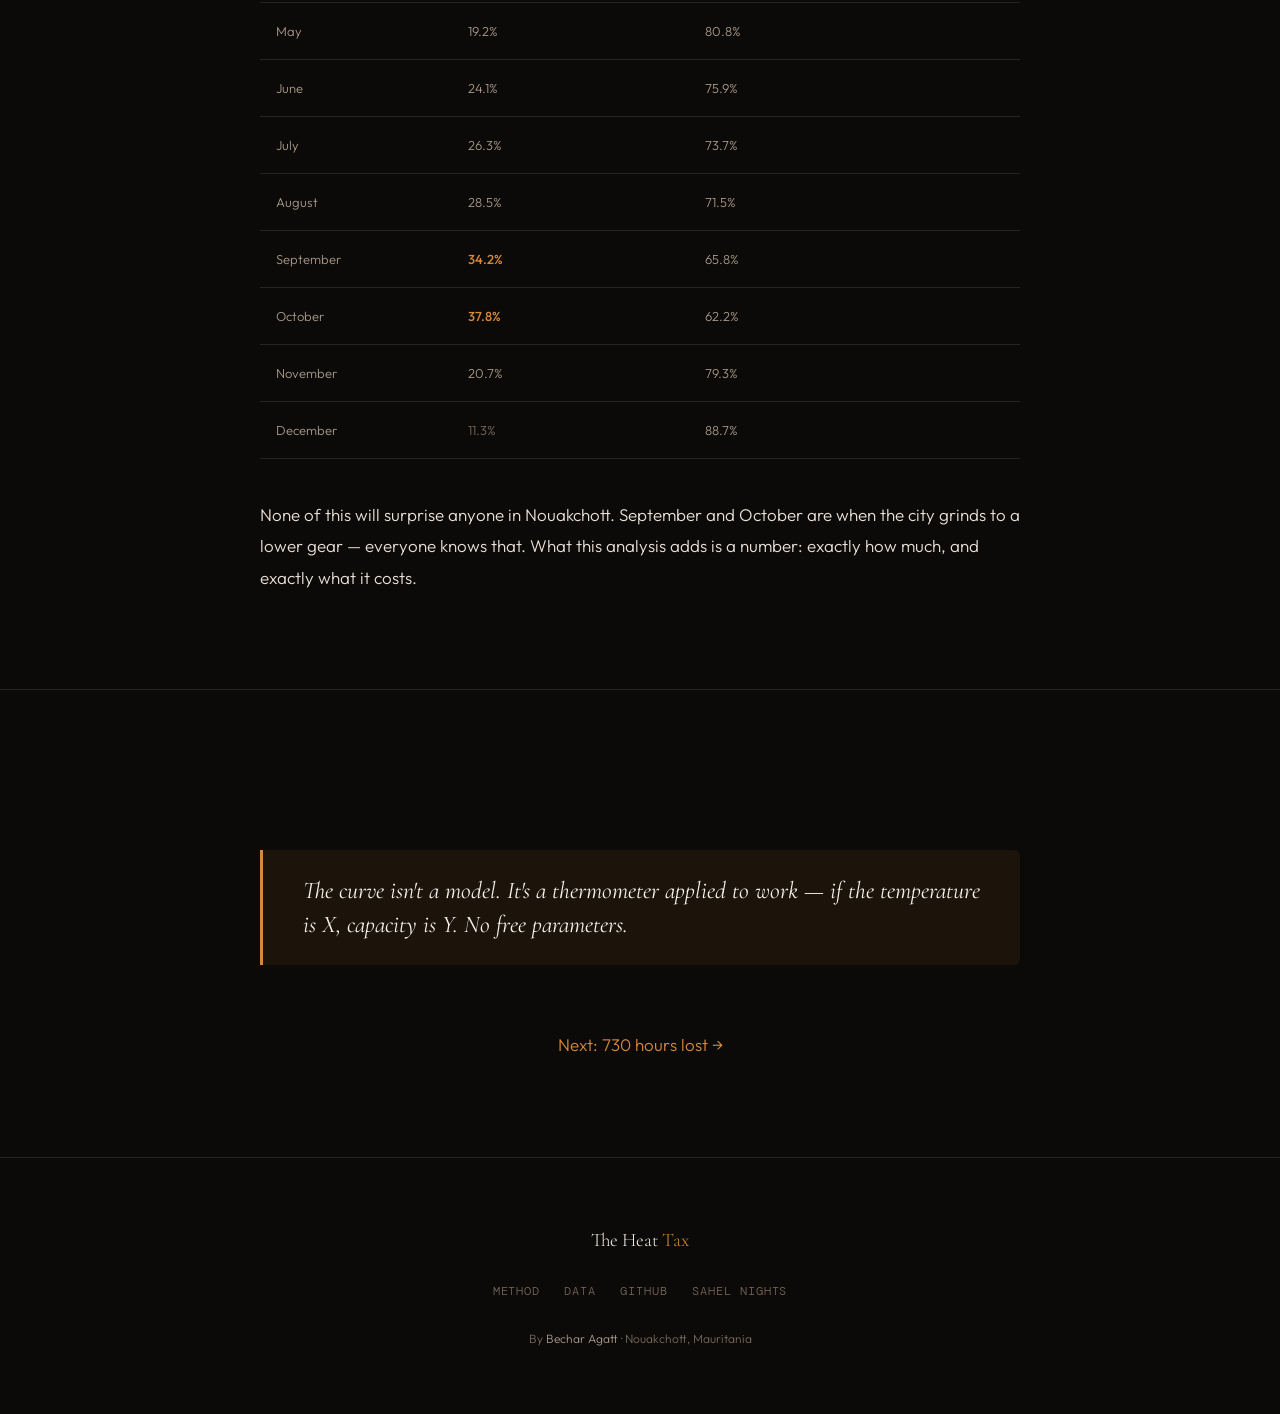
<file: site/en/curve.html>
<!DOCTYPE html>
<html lang="en">
<head>
  <meta charset="UTF-8">
  <meta name="viewport" content="width=device-width, initial-scale=1.0">
  <title>The ILO/ISO Curve — The Heat Tax</title>
  <link rel="stylesheet" href="../style.css">
</head>
<body>
  <nav class="site-nav">
    <div class="nav-inner">
      <a href="./" class="nav-brand">The Heat <span>Tax</span></a>
      <ul class="nav-links">
        <li><a href="./">Home</a></li>
        <li><a href="curve.html" class="active">Curve</a></li>
        <li><a href="compression.html">Compression</a></li>
        <li><a href="premium.html">AC Premium</a></li>
        <li><a href="shadow.html">Synthesis</a></li>
        <li><a href="methodology.html">Method</a></li>
        <li><a href="data.html">Data</a></li>
        <li><span class="lang-switch"><a href="../curve.html">FR</a> / <a href="curve.html" class="active">EN</a></span></li>
        <li><a href="https://mauritan.me" class="nav-companion">Sahel Nights ↗</a></li>
      </ul>
      <button class="nav-toggle" aria-label="Menu"><span></span><span></span><span></span></button>
    </div>
  </nav>

  <main class="page-body">
    <section class="section">
      <div class="section-narrow">
        <p class="section-label fade-up">01 · The curve</p>
        <h1 class="fade-up fade-up-d1">The relationship between heat and work capacity</h1>
        <p class="lead fade-up fade-up-d2">We didn't invent this curve. The ILO and ISO established, tested, and published it. We simply applied it to the actual temperatures of Nouakchott.</p>
      </div>
    </section>

    <section class="section">
      <div class="section-narrow reveal">
        <h2>What the science says</h2>
        <p>When ambient temperature exceeds a certain threshold, the human body must devote increasing energy to cooling itself. That energy is subtracted directly from work capacity. This isn't a theory — it's the result of decades of occupational physiology research, codified in ISO 7243:2017 and documented in the ILO's <em>Working on a Warmer Planet</em> report (2019).</p>
        <p>The curve works like this: below 26°C WBGT (wet bulb globe temperature), a worker at moderate intensity retains 100% capacity. Beyond that, each additional degree causes measurable loss. At 33°C WBGT, residual capacity is around 50%. At 36°C, it approaches zero for sustained physical work.</p>

        <div class="callout callout-amber">
          <h4>Why moderate intensity?</h4>
          <p>We use the moderate intensity level (200–300W metabolic rate) because it matches the typical work found in Nouakchott's markets, construction sites, and shops. Not desk work (light intensity), not pure physical labour (heavy). It's someone carrying goods, standing all day, working under a tin awning.</p>
        </div>
      </div>
    </section>

    <section class="section">
      <div class="section-wide reveal">
        <div class="chart-wrap">
          <img src="../assets/charts/activity_curve.png" alt="ILO/ISO work capacity curve with Nouakchott reference lines">
          <div class="chart-caption">
            <div class="chart-title">Work capacity vs. WBGT temperature</div>
            <p>ILO/ISO 7243 curve at moderate intensity. Vertical lines mark Nouakchott's average temperatures in January (best month) and October (worst month).</p>
          </div>
        </div>
      </div>
    </section>

    <section class="section">
      <div class="section-narrow reveal">
        <h2>What this means for Nouakchott</h2>
        <p>We took hourly data from Open-Meteo for Nouakchott's coordinates (18.0858°N, −15.9785°W) over the period 2019–2025. For each working hour (08:00–18:00), we converted temperature to WBGT and applied the ILO/ISO curve to get a capacity factor between 0 and 1.</p>
        <p>The aggregate result: <strong>in a typical year, Nouakchott retains about 80% of its theoretical work capacity.</strong> The remaining 20% is absorbed by heat. This isn't a failing of the workers — it's a physical constraint imposed by the climate.</p>

        <h3 class="mt-lg">Month by month</h3>
        <p>The compression isn't uniform. January loses 9% — the city runs almost at full capacity. But by April, losses exceed 15%, and they don't drop back until December. The peak is October: 37.8% of capacity lost. That's more than a third of work potential disappearing for an entire month.</p>

        <table class="data-table">
          <thead>
            <tr><th>Month</th><th>Compression</th><th>Residual capacity</th></tr>
          </thead>
          <tbody>
            <tr><td>January</td><td class="td-muted">9.0%</td><td>91.0%</td></tr>
            <tr><td>February</td><td class="td-muted">9.5%</td><td>90.5%</td></tr>
            <tr><td>March</td><td>12.8%</td><td>87.2%</td></tr>
            <tr><td>April</td><td>15.6%</td><td>84.4%</td></tr>
            <tr><td>May</td><td>19.2%</td><td>80.8%</td></tr>
            <tr><td>June</td><td>24.1%</td><td>75.9%</td></tr>
            <tr><td>July</td><td>26.3%</td><td>73.7%</td></tr>
            <tr><td>August</td><td>28.5%</td><td>71.5%</td></tr>
            <tr><td>September</td><td class="td-highlight">34.2%</td><td>65.8%</td></tr>
            <tr><td>October</td><td class="td-highlight">37.8%</td><td>62.2%</td></tr>
            <tr><td>November</td><td>20.7%</td><td>79.3%</td></tr>
            <tr><td>December</td><td class="td-muted">11.3%</td><td>88.7%</td></tr>
          </tbody>
        </table>

        <p>None of this will surprise anyone in Nouakchott. September and October are when the city grinds to a lower gear — everyone knows that. What this analysis adds is a number: exactly how much, and exactly what it costs.</p>
      </div>
    </section>

    <section class="section">
      <div class="section-narrow reveal">
        <div class="pullquote">
          <p>The curve isn't a model. It's a thermometer applied to work — if the temperature is X, capacity is Y. No free parameters.</p>
        </div>
        <p class="mt-lg text-center"><a href="compression.html">Next: 730 hours lost →</a></p>
      </div>
    </section>
  </main>

  <footer class="site-footer">
    <div class="footer-inner">
      <div class="footer-brand">The Heat <span>Tax</span></div>
      <ul class="footer-links">
        <li><a href="methodology.html">Method</a></li>
        <li><a href="data.html">Data</a></li>
        <li><a href="https://github.com/agattbechar/nkc-heat-tax">GitHub</a></li>
        <li><a href="https://mauritan.me">Sahel Nights</a></li>
      </ul>
      <p class="footer-meta">By <a href="https://github.com/agattbechar">Bechar Agatt</a> · Nouakchott, Mauritania</p>
    </div>
  </footer>
  <script src="../site.js"></script>
</body>
</html>
</file>
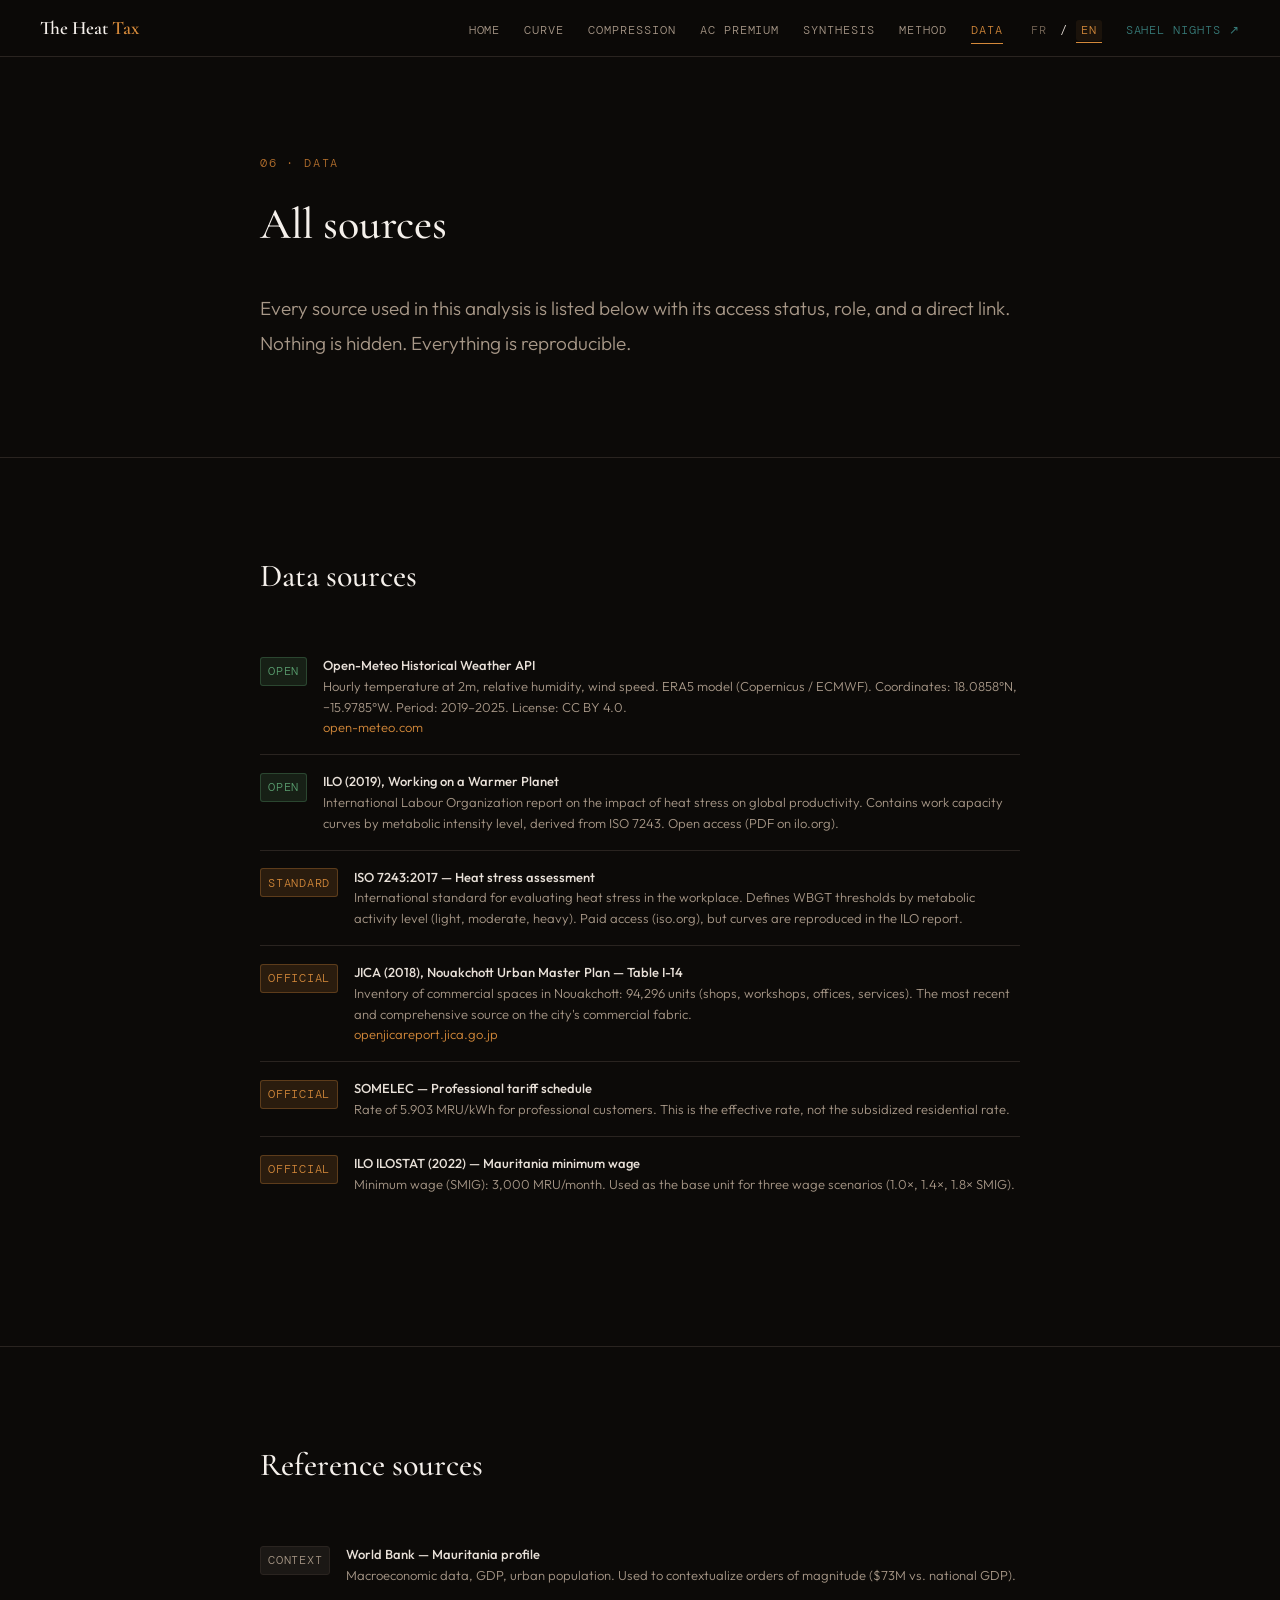
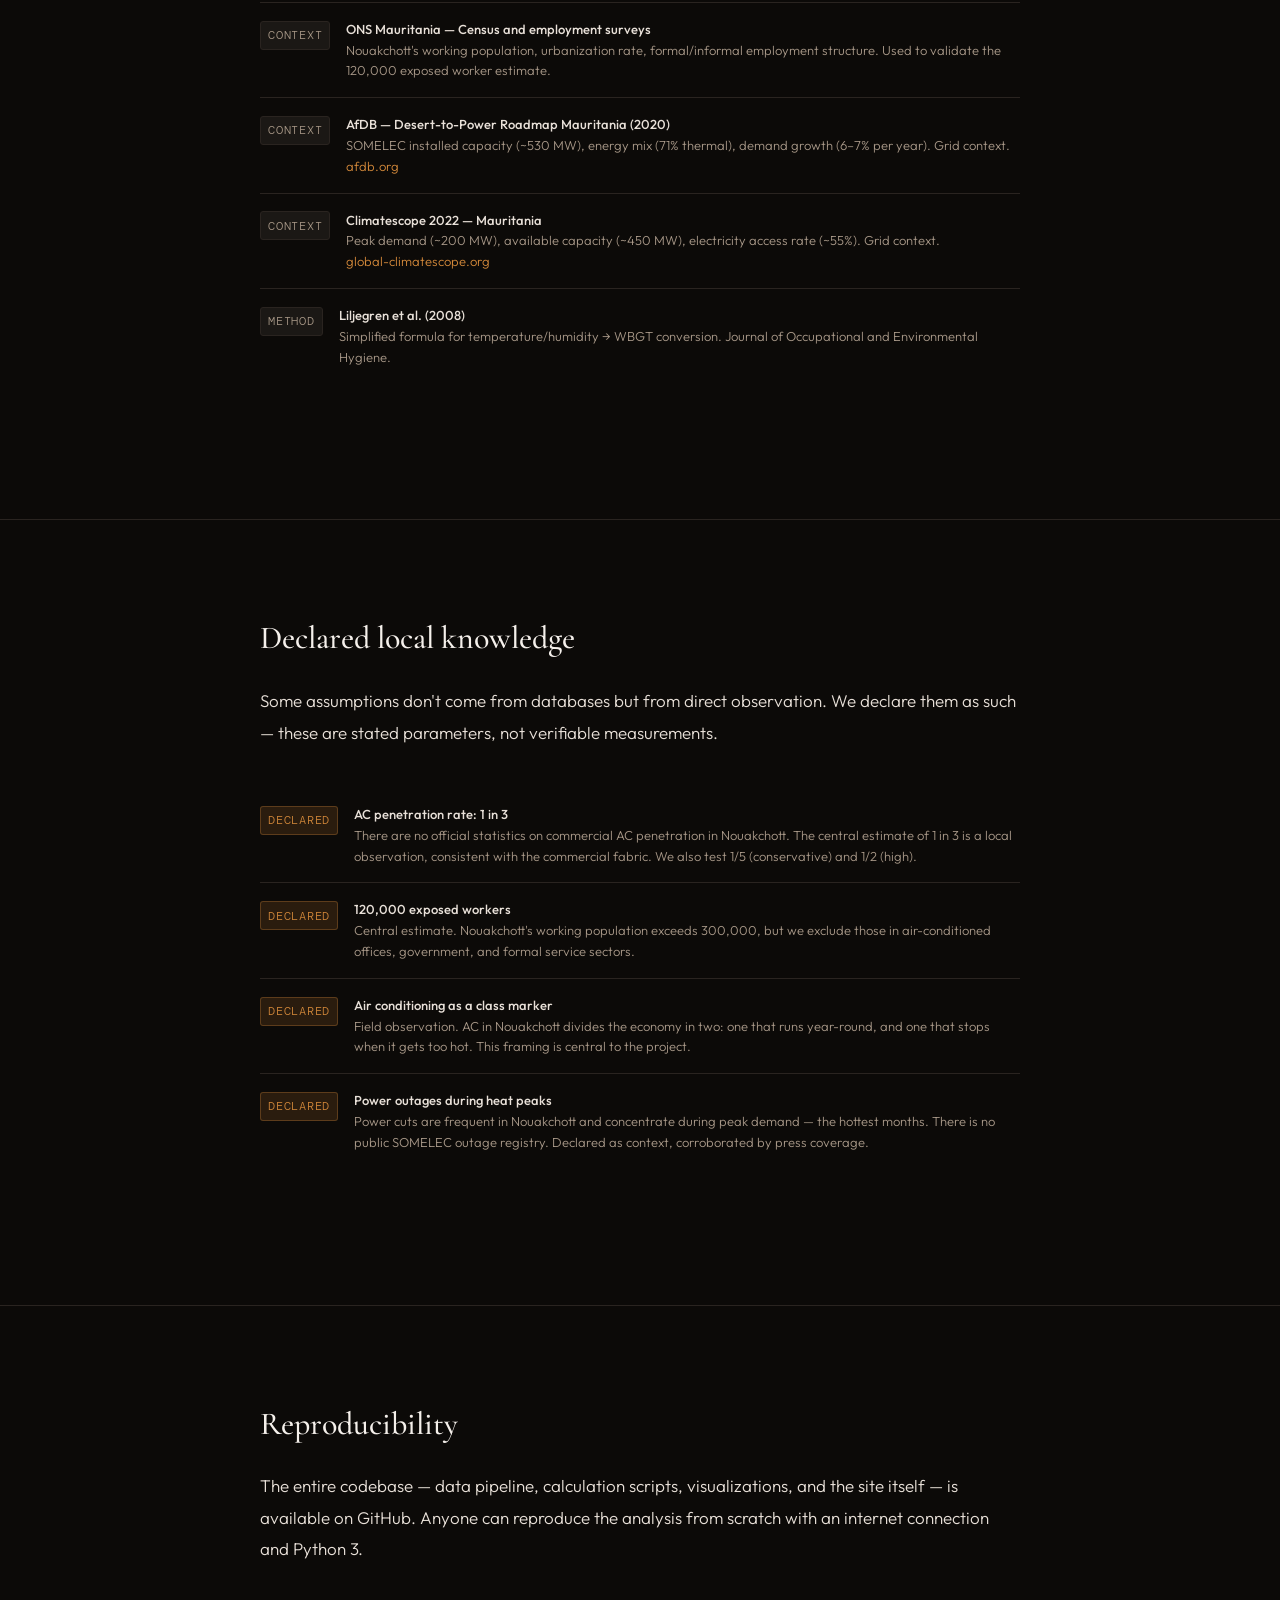
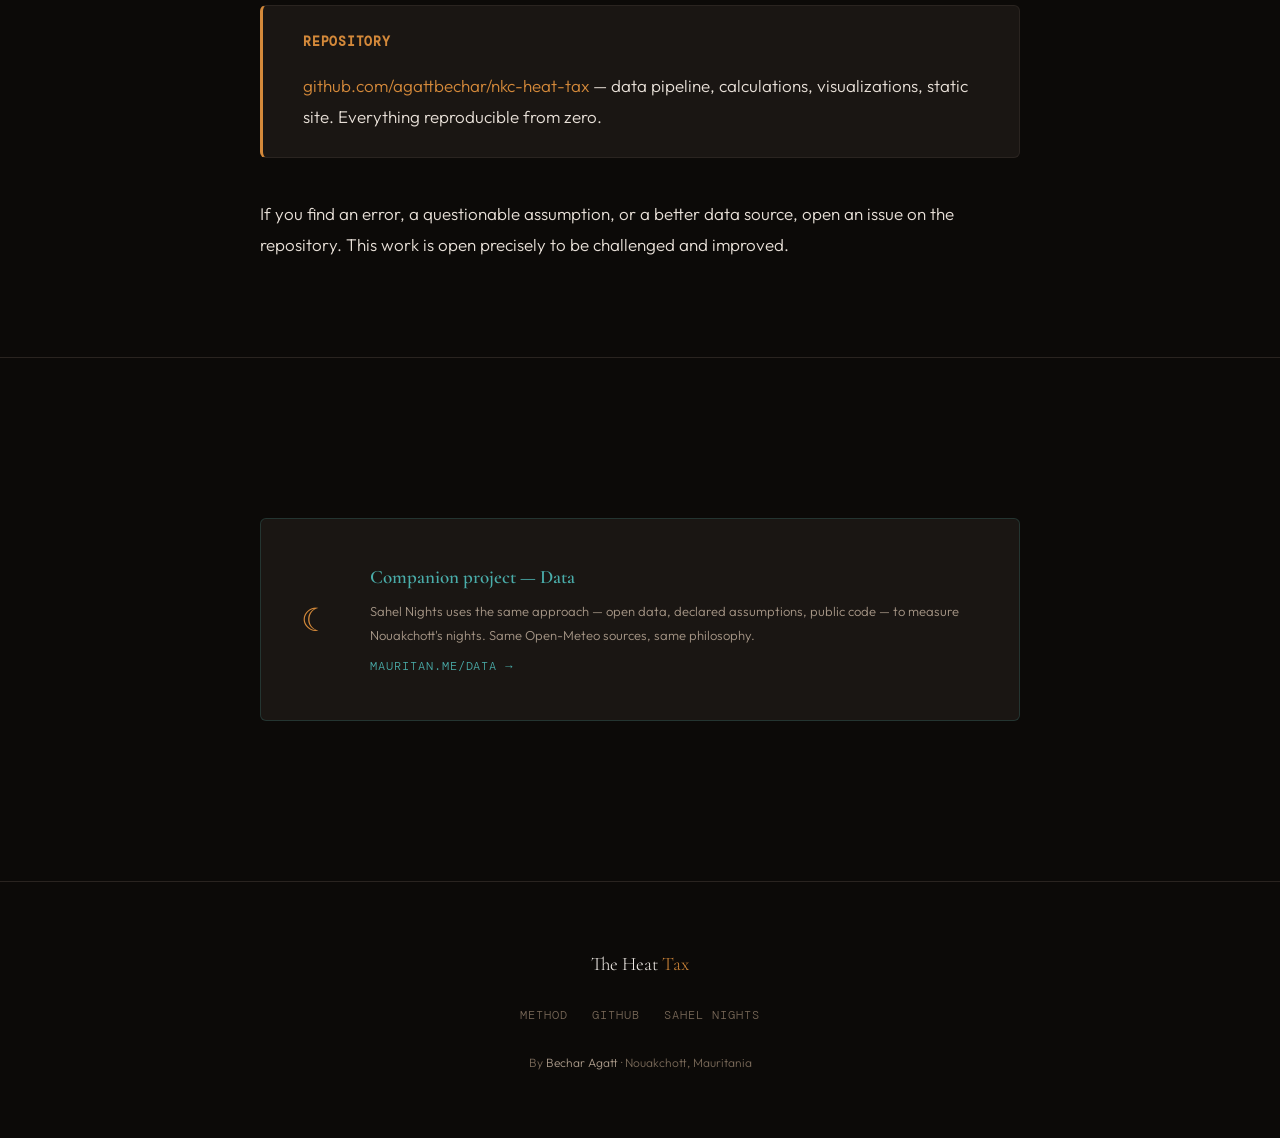
<file: site/en/data.html>
<!DOCTYPE html>
<html lang="en">
<head>
  <meta charset="UTF-8">
  <meta name="viewport" content="width=device-width, initial-scale=1.0">
  <title>Sources & Data — The Heat Tax</title>
  <meta name="description" content="Every source used in the heat tax analysis, with access status and links to the GitHub repository.">
  <link rel="stylesheet" href="../style.css">
</head>
<body>
  <nav class="site-nav">
    <div class="nav-inner">
      <a href="./" class="nav-brand">The Heat <span>Tax</span></a>
      <ul class="nav-links">
        <li><a href="./">Home</a></li>
        <li><a href="curve.html">Curve</a></li>
        <li><a href="compression.html">Compression</a></li>
        <li><a href="premium.html">AC Premium</a></li>
        <li><a href="shadow.html">Synthesis</a></li>
        <li><a href="methodology.html">Method</a></li>
        <li><a href="data.html" class="active">Data</a></li>
        <li><span class="lang-switch"><a href="../data.html">FR</a> / <a href="data.html" class="active">EN</a></span></li>
        <li><a href="https://mauritan.me" class="nav-companion">Sahel Nights ↗</a></li>
      </ul>
      <button class="nav-toggle" aria-label="Menu"><span></span><span></span><span></span></button>
    </div>
  </nav>

  <main class="page-body">
    <section class="section">
      <div class="section-narrow">
        <p class="section-label fade-up">06 · Data</p>
        <h1 class="fade-up fade-up-d1">All sources</h1>
        <p class="lead fade-up fade-up-d2">Every source used in this analysis is listed below with its access status, role, and a direct link. Nothing is hidden. Everything is reproducible.</p>
      </div>
    </section>

    <section class="section">
      <div class="section-narrow reveal">
        <h2>Data sources</h2>

        <ul class="source-list">
          <li>
            <span class="source-badge badge-secondary">Open</span>
            <div class="source-text">
              <strong>Open-Meteo Historical Weather API</strong><br>
              Hourly temperature at 2m, relative humidity, wind speed. ERA5 model (Copernicus / ECMWF). Coordinates: 18.0858°N, −15.9785°W. Period: 2019–2025. License: CC BY 4.0.<br>
              <a href="https://open-meteo.com/en/docs/historical-weather-api">open-meteo.com</a>
            </div>
          </li>
          <li>
            <span class="source-badge badge-secondary">Open</span>
            <div class="source-text">
              <strong>ILO (2019), Working on a Warmer Planet</strong><br>
              International Labour Organization report on the impact of heat stress on global productivity. Contains work capacity curves by metabolic intensity level, derived from ISO 7243. Open access (PDF on ilo.org).
            </div>
          </li>
          <li>
            <span class="source-badge badge-primary">Standard</span>
            <div class="source-text">
              <strong>ISO 7243:2017 — Heat stress assessment</strong><br>
              International standard for evaluating heat stress in the workplace. Defines WBGT thresholds by metabolic activity level (light, moderate, heavy). Paid access (iso.org), but curves are reproduced in the ILO report.
            </div>
          </li>
          <li>
            <span class="source-badge badge-primary">Official</span>
            <div class="source-text">
              <strong>JICA (2018), Nouakchott Urban Master Plan — Table I-14</strong><br>
              Inventory of commercial spaces in Nouakchott: 94,296 units (shops, workshops, offices, services). The most recent and comprehensive source on the city's commercial fabric.<br>
              <a href="https://openjicareport.jica.go.jp/">openjicareport.jica.go.jp</a>
            </div>
          </li>
          <li>
            <span class="source-badge badge-primary">Official</span>
            <div class="source-text">
              <strong>SOMELEC — Professional tariff schedule</strong><br>
              Rate of 5.903 MRU/kWh for professional customers. This is the effective rate, not the subsidized residential rate.
            </div>
          </li>
          <li>
            <span class="source-badge badge-primary">Official</span>
            <div class="source-text">
              <strong>ILO ILOSTAT (2022) — Mauritania minimum wage</strong><br>
              Minimum wage (SMIG): 3,000 MRU/month. Used as the base unit for three wage scenarios (1.0×, 1.4×, 1.8× SMIG).
            </div>
          </li>
        </ul>
      </div>
    </section>

    <section class="section">
      <div class="section-narrow reveal">
        <h2>Reference sources</h2>

        <ul class="source-list">
          <li>
            <span class="source-badge badge-reference">Context</span>
            <div class="source-text">
              <strong>World Bank — Mauritania profile</strong><br>
              Macroeconomic data, GDP, urban population. Used to contextualize orders of magnitude ($73M vs. national GDP).
            </div>
          </li>
          <li>
            <span class="source-badge badge-reference">Context</span>
            <div class="source-text">
              <strong>ONS Mauritania — Census and employment surveys</strong><br>
              Nouakchott's working population, urbanization rate, formal/informal employment structure. Used to validate the 120,000 exposed worker estimate.
            </div>
          </li>
          <li>
            <span class="source-badge badge-reference">Context</span>
            <div class="source-text">
              <strong>AfDB — Desert-to-Power Roadmap Mauritania (2020)</strong><br>
              SOMELEC installed capacity (~530 MW), energy mix (71% thermal), demand growth (6–7% per year). Grid context.<br>
              <a href="https://www.afdb.org/sites/default/files/2024/08/23/desert-to-power_dtp_mauritania_roadmap_en_oct2020.pdf">afdb.org</a>
            </div>
          </li>
          <li>
            <span class="source-badge badge-reference">Context</span>
            <div class="source-text">
              <strong>Climatescope 2022 — Mauritania</strong><br>
              Peak demand (~200 MW), available capacity (~450 MW), electricity access rate (~55%). Grid context.<br>
              <a href="https://2022.global-climatescope.org/markets/mr/">global-climatescope.org</a>
            </div>
          </li>
          <li>
            <span class="source-badge badge-reference">Method</span>
            <div class="source-text">
              <strong>Liljegren et al. (2008)</strong><br>
              Simplified formula for temperature/humidity → WBGT conversion. Journal of Occupational and Environmental Hygiene.
            </div>
          </li>
        </ul>
      </div>
    </section>

    <section class="section">
      <div class="section-narrow reveal">
        <h2>Declared local knowledge</h2>
        <p>Some assumptions don't come from databases but from direct observation. We declare them as such — these are stated parameters, not verifiable measurements.</p>

        <ul class="source-list">
          <li>
            <span class="source-badge badge-primary">Declared</span>
            <div class="source-text">
              <strong>AC penetration rate: 1 in 3</strong><br>
              There are no official statistics on commercial AC penetration in Nouakchott. The central estimate of 1 in 3 is a local observation, consistent with the commercial fabric. We also test 1/5 (conservative) and 1/2 (high).
            </div>
          </li>
          <li>
            <span class="source-badge badge-primary">Declared</span>
            <div class="source-text">
              <strong>120,000 exposed workers</strong><br>
              Central estimate. Nouakchott's working population exceeds 300,000, but we exclude those in air-conditioned offices, government, and formal service sectors.
            </div>
          </li>
          <li>
            <span class="source-badge badge-primary">Declared</span>
            <div class="source-text">
              <strong>Air conditioning as a class marker</strong><br>
              Field observation. AC in Nouakchott divides the economy in two: one that runs year-round, and one that stops when it gets too hot. This framing is central to the project.
            </div>
          </li>
          <li>
            <span class="source-badge badge-primary">Declared</span>
            <div class="source-text">
              <strong>Power outages during heat peaks</strong><br>
              Power cuts are frequent in Nouakchott and concentrate during peak demand — the hottest months. There is no public SOMELEC outage registry. Declared as context, corroborated by press coverage.
            </div>
          </li>
        </ul>
      </div>
    </section>

    <section class="section">
      <div class="section-narrow reveal">
        <h2>Reproducibility</h2>
        <p>The entire codebase — data pipeline, calculation scripts, visualizations, and the site itself — is available on GitHub. Anyone can reproduce the analysis from scratch with an internet connection and Python 3.</p>

        <div class="callout callout-amber">
          <h4>Repository</h4>
          <p><a href="https://github.com/agattbechar/nkc-heat-tax">github.com/agattbechar/nkc-heat-tax</a> — data pipeline, calculations, visualizations, static site. Everything reproducible from zero.</p>
        </div>

        <p>If you find an error, a questionable assumption, or a better data source, open an issue on the repository. This work is open precisely to be challenged and improved.</p>
      </div>
    </section>

    <section class="section">
      <div class="section-narrow reveal">
        <a href="https://mauritan.me/data.html" class="companion">
          <div class="companion-icon">☾</div>
          <div class="companion-text">
            <h4>Companion project — Data</h4>
            <p>Sahel Nights uses the same approach — open data, declared assumptions, public code — to measure Nouakchott's nights. Same Open-Meteo sources, same philosophy.</p>
            <span class="companion-link">mauritan.me/data →</span>
          </div>
        </a>
      </div>
    </section>
  </main>

  <footer class="site-footer">
    <div class="footer-inner">
      <div class="footer-brand">The Heat <span>Tax</span></div>
      <ul class="footer-links">
        <li><a href="methodology.html">Method</a></li>
        <li><a href="https://github.com/agattbechar/nkc-heat-tax">GitHub</a></li>
        <li><a href="https://mauritan.me">Sahel Nights</a></li>
      </ul>
      <p class="footer-meta">By <a href="https://github.com/agattbechar">Bechar Agatt</a> · Nouakchott, Mauritania</p>
    </div>
  </footer>
  <script src="../site.js"></script>
</body>
</html>
</file>
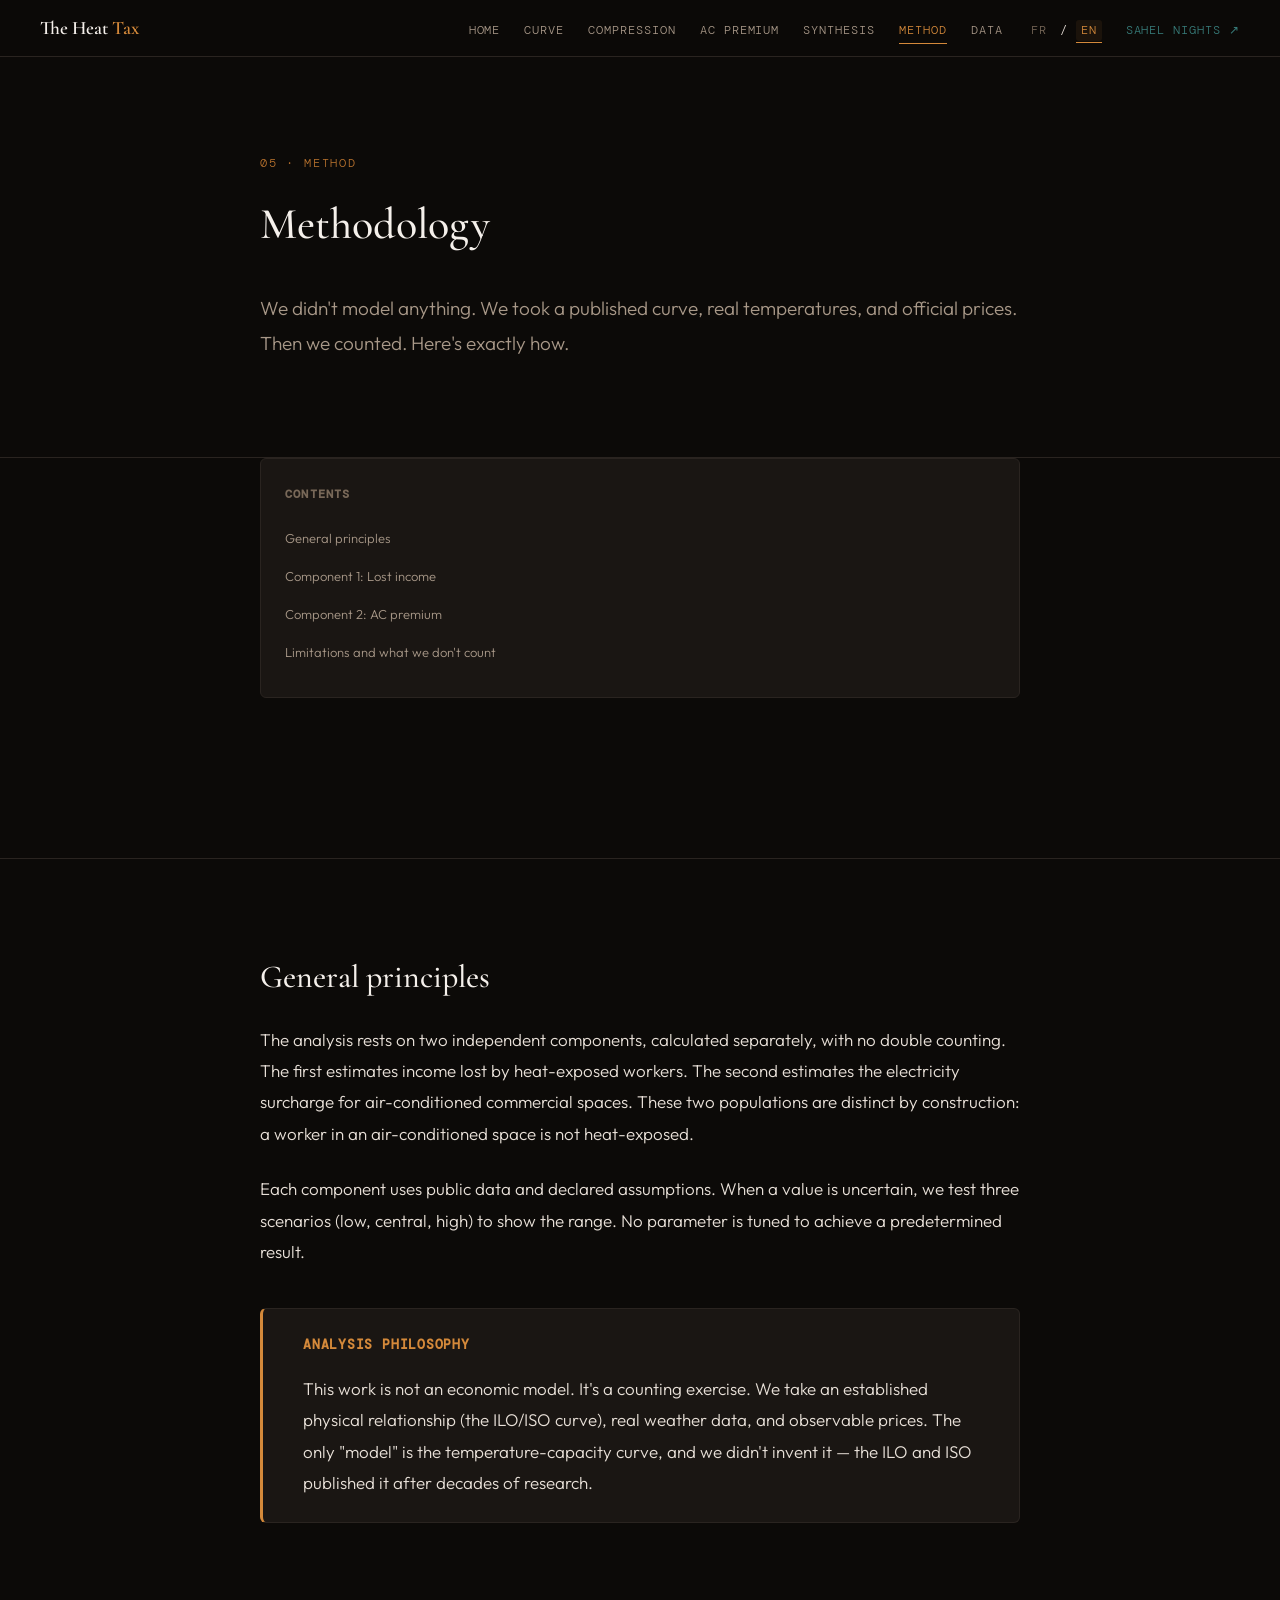
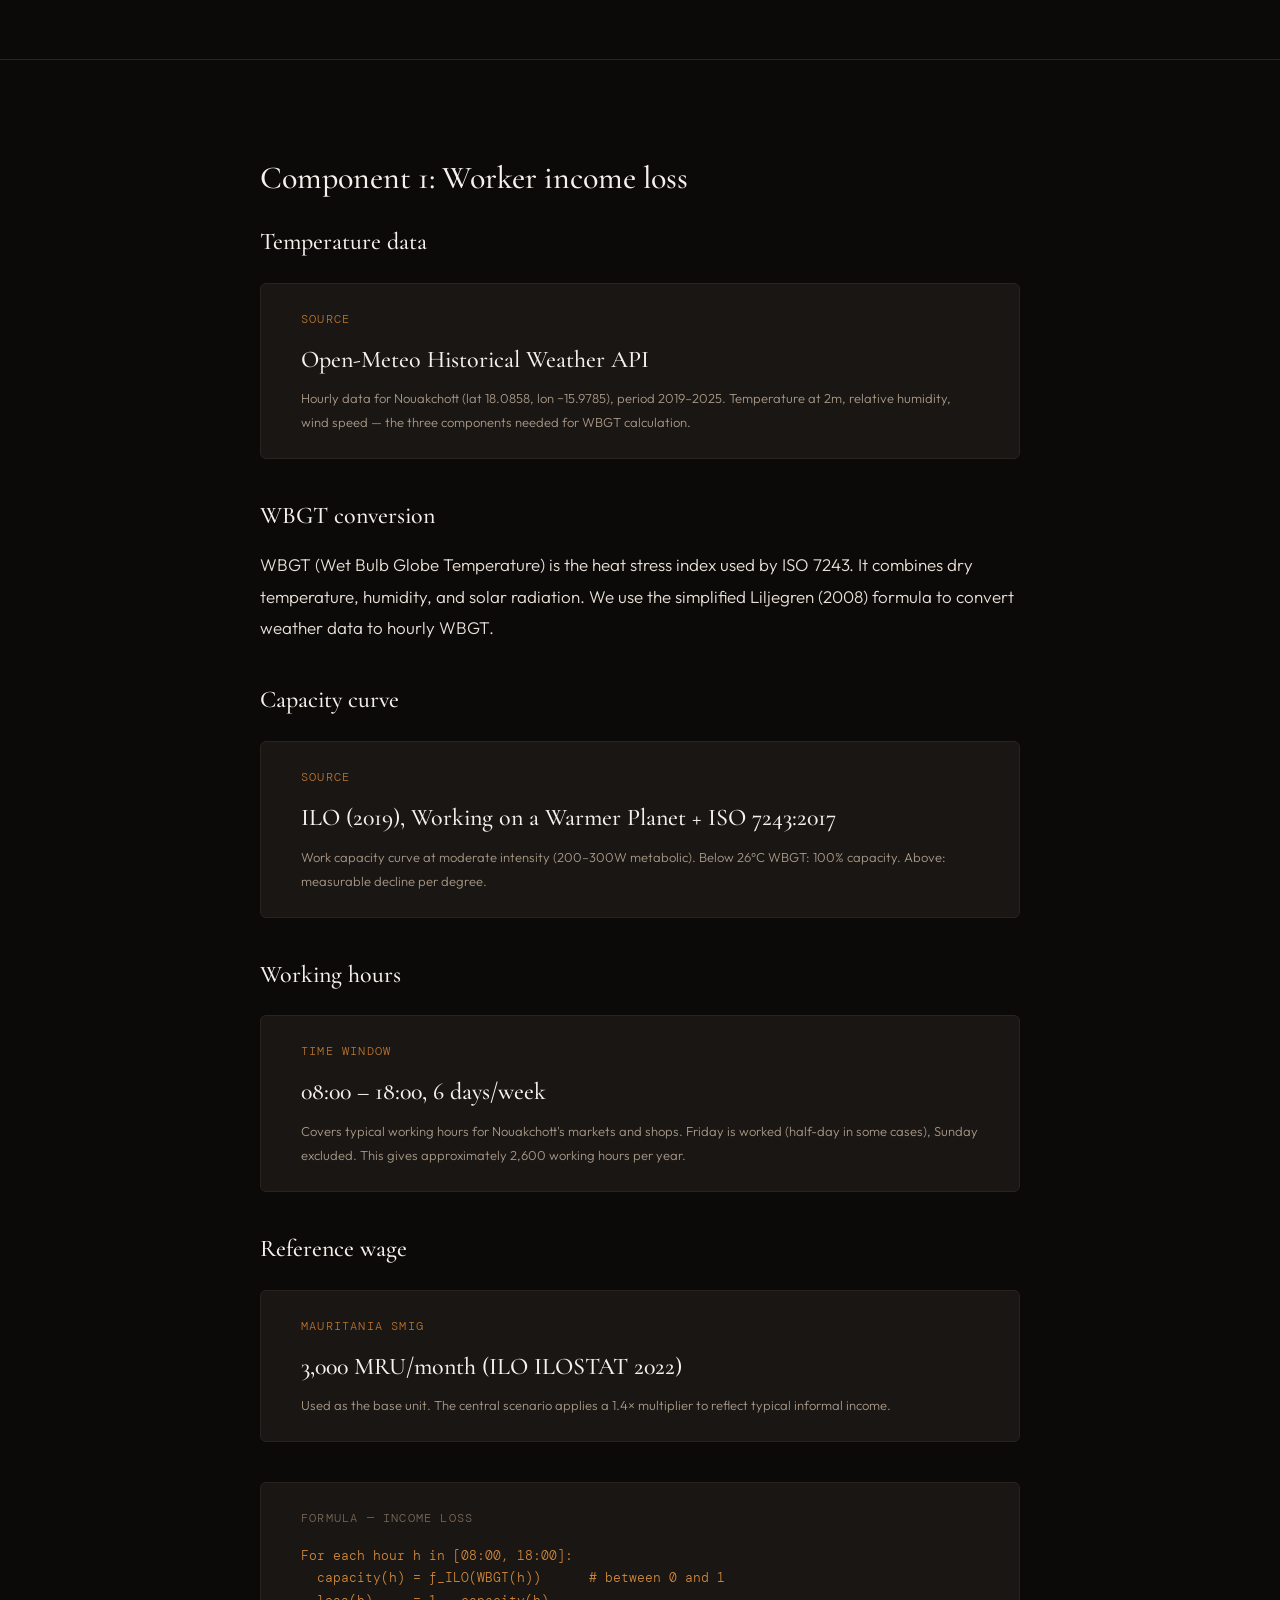
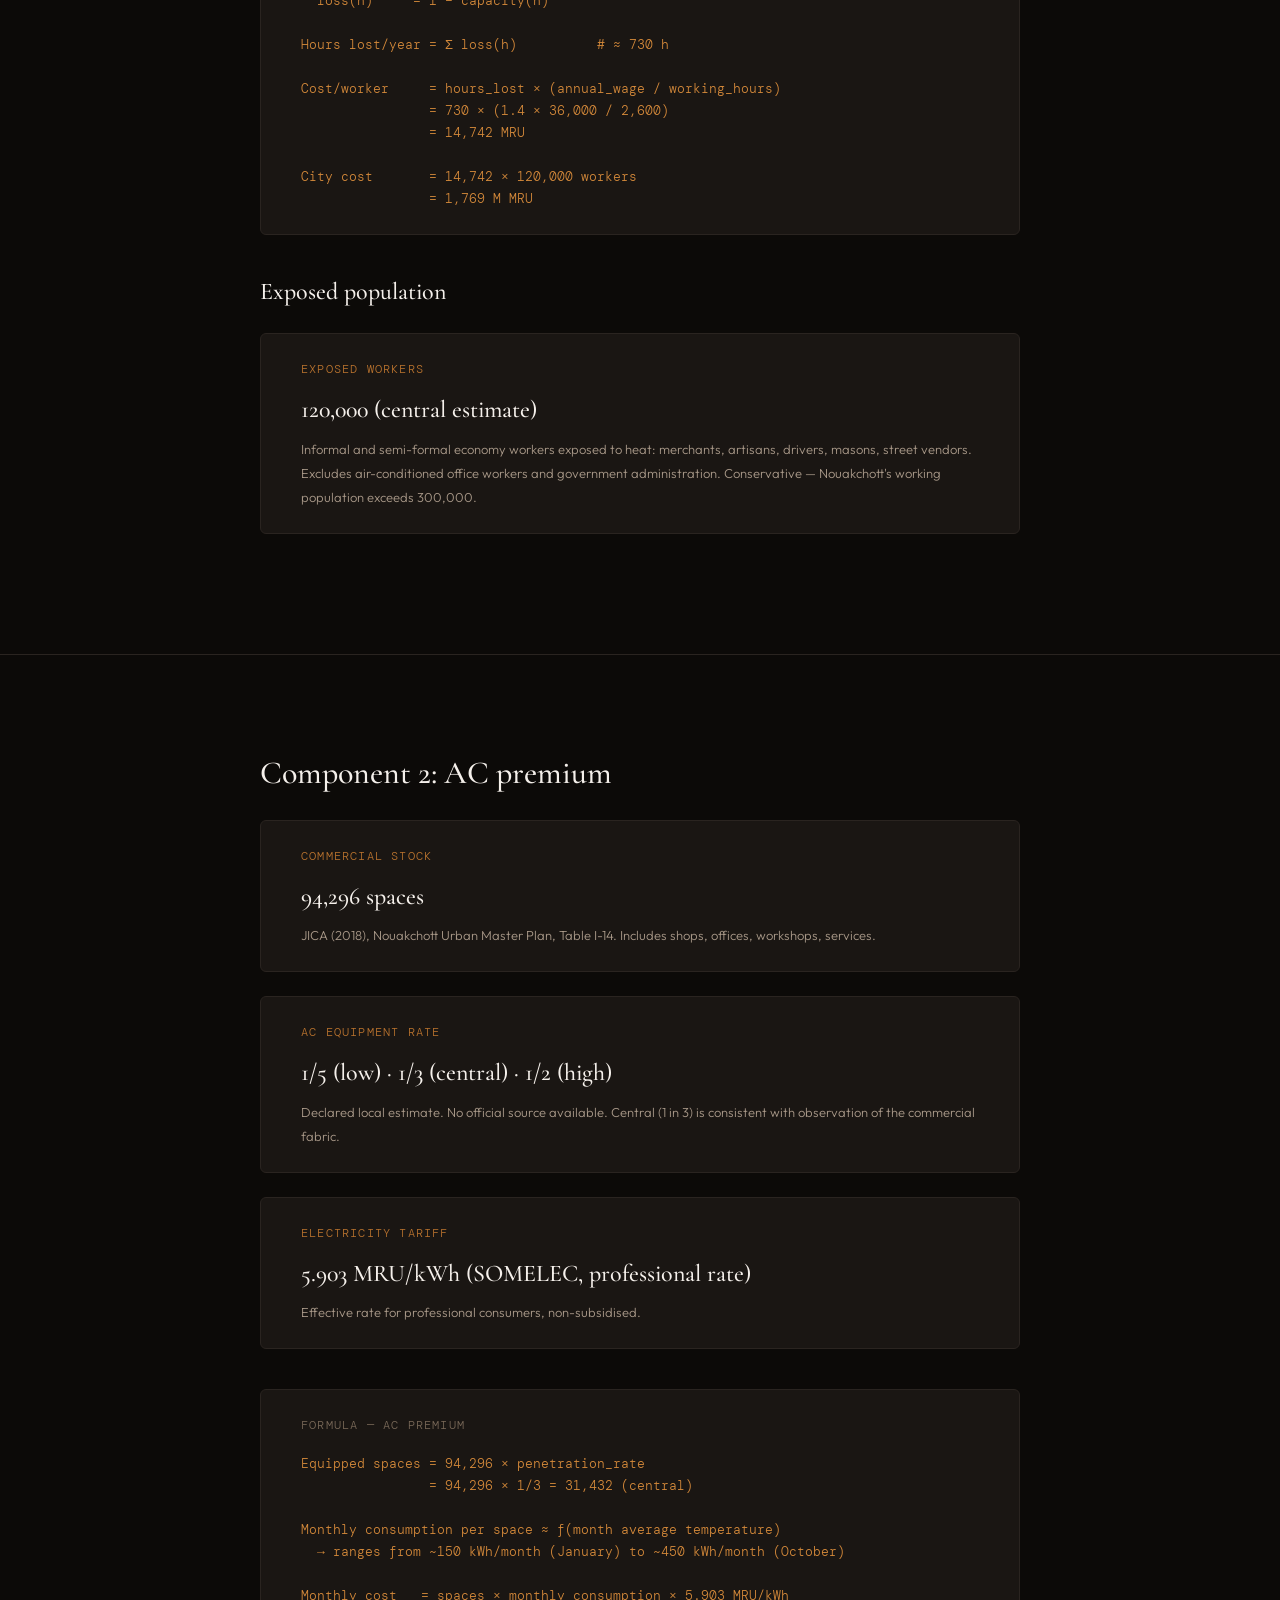
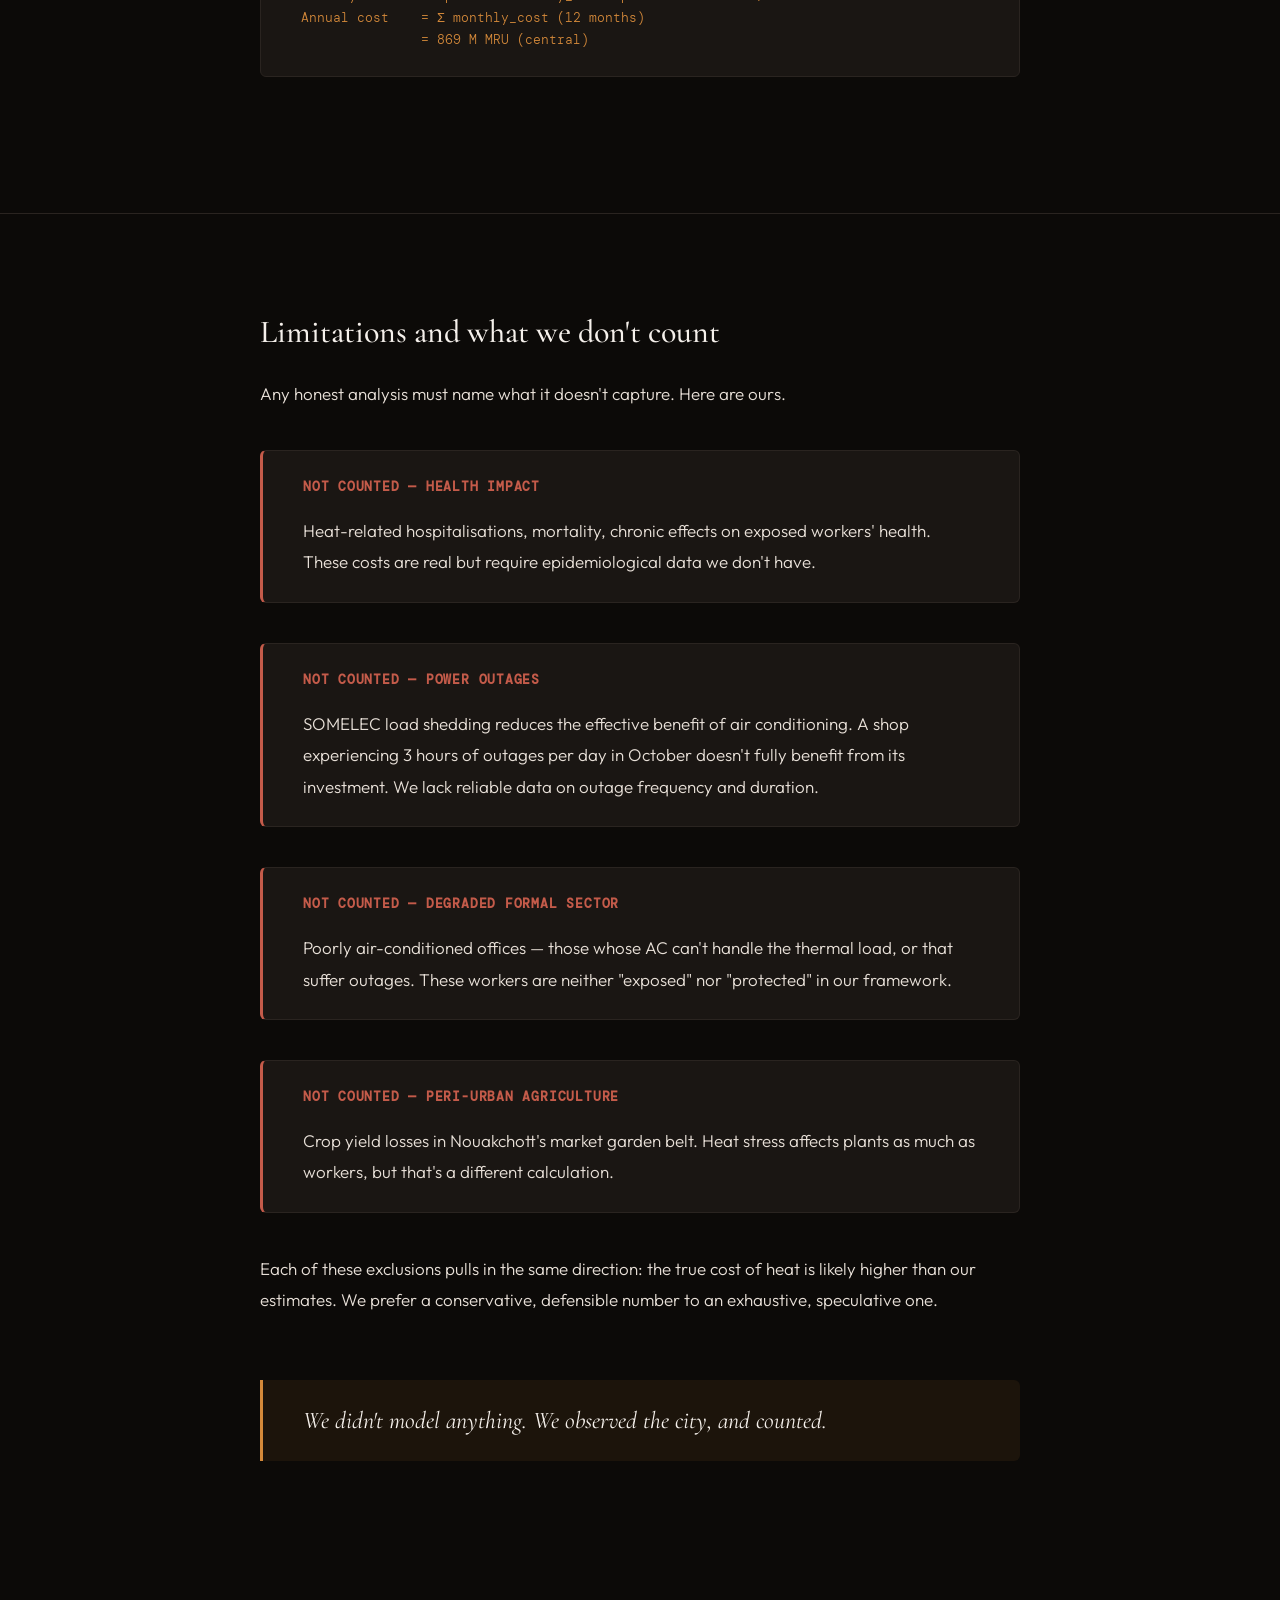
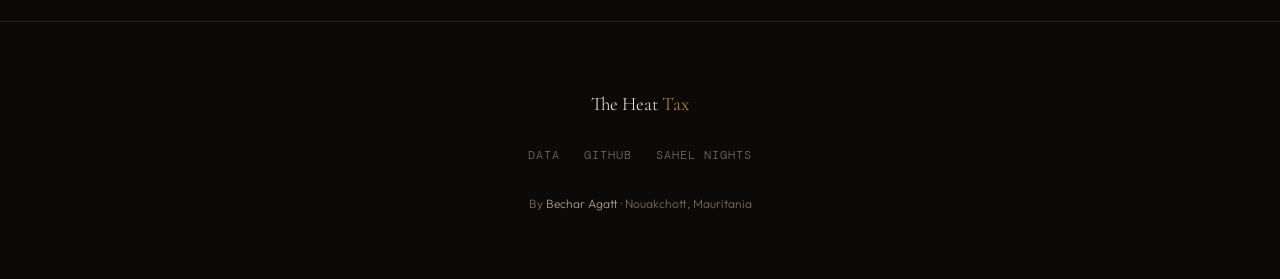
<file: site/en/methodology.html>
<!DOCTYPE html>
<html lang="en">
<head>
  <meta charset="UTF-8">
  <meta name="viewport" content="width=device-width, initial-scale=1.0">
  <title>Methodology — The Heat Tax</title>
  <link rel="stylesheet" href="../style.css">
</head>
<body>
  <nav class="site-nav">
    <div class="nav-inner">
      <a href="./" class="nav-brand">The Heat <span>Tax</span></a>
      <ul class="nav-links">
        <li><a href="./">Home</a></li>
        <li><a href="curve.html">Curve</a></li>
        <li><a href="compression.html">Compression</a></li>
        <li><a href="premium.html">AC Premium</a></li>
        <li><a href="shadow.html">Synthesis</a></li>
        <li><a href="methodology.html" class="active">Method</a></li>
        <li><a href="data.html">Data</a></li>
        <li><span class="lang-switch"><a href="../methodology.html">FR</a> / <a href="methodology.html" class="active">EN</a></span></li>
        <li><a href="https://mauritan.me" class="nav-companion">Sahel Nights ↗</a></li>
      </ul>
      <button class="nav-toggle" aria-label="Menu"><span></span><span></span><span></span></button>
    </div>
  </nav>

  <main class="page-body">
    <section class="section">
      <div class="section-narrow">
        <p class="section-label fade-up">05 · Method</p>
        <h1 class="fade-up fade-up-d1">Methodology</h1>
        <p class="lead fade-up fade-up-d2">We didn't model anything. We took a published curve, real temperatures, and official prices. Then we counted. Here's exactly how.</p>
      </div>
    </section>

    <section class="section" style="padding-top: 0;">
      <div class="section-narrow">
        <div class="toc">
          <h4>Contents</h4>
          <ul>
            <li><a href="#principles">General principles</a></li>
            <li><a href="#component1">Component 1: Lost income</a></li>
            <li><a href="#component2">Component 2: AC premium</a></li>
            <li><a href="#limits">Limitations and what we don't count</a></li>
          </ul>
        </div>
      </div>
    </section>

    <section class="section" id="principles">
      <div class="section-narrow reveal">
        <h2>General principles</h2>
        <p>The analysis rests on two independent components, calculated separately, with no double counting. The first estimates income lost by heat-exposed workers. The second estimates the electricity surcharge for air-conditioned commercial spaces. These two populations are distinct by construction: a worker in an air-conditioned space is not heat-exposed.</p>
        <p>Each component uses public data and declared assumptions. When a value is uncertain, we test three scenarios (low, central, high) to show the range. No parameter is tuned to achieve a predetermined result.</p>

        <div class="callout callout-amber">
          <h4>Analysis philosophy</h4>
          <p>This work is not an economic model. It's a counting exercise. We take an established physical relationship (the ILO/ISO curve), real weather data, and observable prices. The only "model" is the temperature-capacity curve, and we didn't invent it — the ILO and ISO published it after decades of research.</p>
        </div>
      </div>
    </section>

    <section class="section" id="component1">
      <div class="section-narrow reveal">
        <h2>Component 1: Worker income loss</h2>

        <h3>Temperature data</h3>
        <div class="assumption">
          <div class="assumption-label">Source</div>
          <div class="assumption-value">Open-Meteo Historical Weather API</div>
          <p>Hourly data for Nouakchott (lat 18.0858, lon −15.9785), period 2019–2025. Temperature at 2m, relative humidity, wind speed — the three components needed for WBGT calculation.</p>
        </div>

        <h3 class="mt-lg">WBGT conversion</h3>
        <p>WBGT (Wet Bulb Globe Temperature) is the heat stress index used by ISO 7243. It combines dry temperature, humidity, and solar radiation. We use the simplified Liljegren (2008) formula to convert weather data to hourly WBGT.</p>

        <h3 class="mt-lg">Capacity curve</h3>
        <div class="assumption">
          <div class="assumption-label">Source</div>
          <div class="assumption-value">ILO (2019), Working on a Warmer Planet + ISO 7243:2017</div>
          <p>Work capacity curve at moderate intensity (200–300W metabolic). Below 26°C WBGT: 100% capacity. Above: measurable decline per degree.</p>
        </div>

        <h3 class="mt-lg">Working hours</h3>
        <div class="assumption">
          <div class="assumption-label">Time window</div>
          <div class="assumption-value">08:00 – 18:00, 6 days/week</div>
          <p>Covers typical working hours for Nouakchott's markets and shops. Friday is worked (half-day in some cases), Sunday excluded. This gives approximately 2,600 working hours per year.</p>
        </div>

        <h3 class="mt-lg">Reference wage</h3>
        <div class="assumption">
          <div class="assumption-label">Mauritania SMIG</div>
          <div class="assumption-value">3,000 MRU/month (ILO ILOSTAT 2022)</div>
          <p>Used as the base unit. The central scenario applies a 1.4× multiplier to reflect typical informal income.</p>
        </div>

        <div class="formula">
          <span class="formula-label">Formula — Income loss</span>
          <pre>For each hour h in [08:00, 18:00]:
  capacity(h) = f_ILO(WBGT(h))      # between 0 and 1
  loss(h)     = 1 − capacity(h)

Hours lost/year = Σ loss(h)          # ≈ 730 h

Cost/worker     = hours_lost × (annual_wage / working_hours)
                = 730 × (1.4 × 36,000 / 2,600)
                = 14,742 MRU

City cost       = 14,742 × 120,000 workers
                = 1,769 M MRU</pre>
        </div>

        <h3 class="mt-lg">Exposed population</h3>
        <div class="assumption">
          <div class="assumption-label">Exposed workers</div>
          <div class="assumption-value">120,000 (central estimate)</div>
          <p>Informal and semi-formal economy workers exposed to heat: merchants, artisans, drivers, masons, street vendors. Excludes air-conditioned office workers and government administration. Conservative — Nouakchott's working population exceeds 300,000.</p>
        </div>
      </div>
    </section>

    <section class="section" id="component2">
      <div class="section-narrow reveal">
        <h2>Component 2: AC premium</h2>

        <div class="assumption">
          <div class="assumption-label">Commercial stock</div>
          <div class="assumption-value">94,296 spaces</div>
          <p>JICA (2018), Nouakchott Urban Master Plan, Table I-14. Includes shops, offices, workshops, services.</p>
        </div>

        <div class="assumption">
          <div class="assumption-label">AC equipment rate</div>
          <div class="assumption-value">1/5 (low) · 1/3 (central) · 1/2 (high)</div>
          <p>Declared local estimate. No official source available. Central (1 in 3) is consistent with observation of the commercial fabric.</p>
        </div>

        <div class="assumption">
          <div class="assumption-label">Electricity tariff</div>
          <div class="assumption-value">5.903 MRU/kWh (SOMELEC, professional rate)</div>
          <p>Effective rate for professional consumers, non-subsidised.</p>
        </div>

        <div class="formula">
          <span class="formula-label">Formula — AC premium</span>
          <pre>Equipped spaces = 94,296 × penetration_rate
                = 94,296 × 1/3 = 31,432 (central)

Monthly consumption per space ≈ f(month average temperature)
  → ranges from ~150 kWh/month (January) to ~450 kWh/month (October)

Monthly cost   = spaces × monthly_consumption × 5.903 MRU/kWh
Annual cost    = Σ monthly_cost (12 months)
               = 869 M MRU (central)</pre>
        </div>
      </div>
    </section>

    <section class="section" id="limits">
      <div class="section-narrow reveal">
        <h2>Limitations and what we don't count</h2>
        <p>Any honest analysis must name what it doesn't capture. Here are ours.</p>

        <div class="callout callout-red">
          <h4>Not counted — Health impact</h4>
          <p>Heat-related hospitalisations, mortality, chronic effects on exposed workers' health. These costs are real but require epidemiological data we don't have.</p>
        </div>

        <div class="callout callout-red">
          <h4>Not counted — Power outages</h4>
          <p>SOMELEC load shedding reduces the effective benefit of air conditioning. A shop experiencing 3 hours of outages per day in October doesn't fully benefit from its investment. We lack reliable data on outage frequency and duration.</p>
        </div>

        <div class="callout callout-red">
          <h4>Not counted — Degraded formal sector</h4>
          <p>Poorly air-conditioned offices — those whose AC can't handle the thermal load, or that suffer outages. These workers are neither "exposed" nor "protected" in our framework.</p>
        </div>

        <div class="callout callout-red">
          <h4>Not counted — Peri-urban agriculture</h4>
          <p>Crop yield losses in Nouakchott's market garden belt. Heat stress affects plants as much as workers, but that's a different calculation.</p>
        </div>

        <p class="mt-lg">Each of these exclusions pulls in the same direction: the true cost of heat is likely higher than our estimates. We prefer a conservative, defensible number to an exhaustive, speculative one.</p>

        <div class="pullquote mt-xl">
          <p>We didn't model anything. We observed the city, and counted.</p>
        </div>
      </div>
    </section>
  </main>

  <footer class="site-footer">
    <div class="footer-inner">
      <div class="footer-brand">The Heat <span>Tax</span></div>
      <ul class="footer-links">
        <li><a href="data.html">Data</a></li>
        <li><a href="https://github.com/agattbechar/nkc-heat-tax">GitHub</a></li>
        <li><a href="https://mauritan.me">Sahel Nights</a></li>
      </ul>
      <p class="footer-meta">By <a href="https://github.com/agattbechar">Bechar Agatt</a> · Nouakchott, Mauritania</p>
    </div>
  </footer>
  <script src="../site.js"></script>
</body>
</html>
</file>
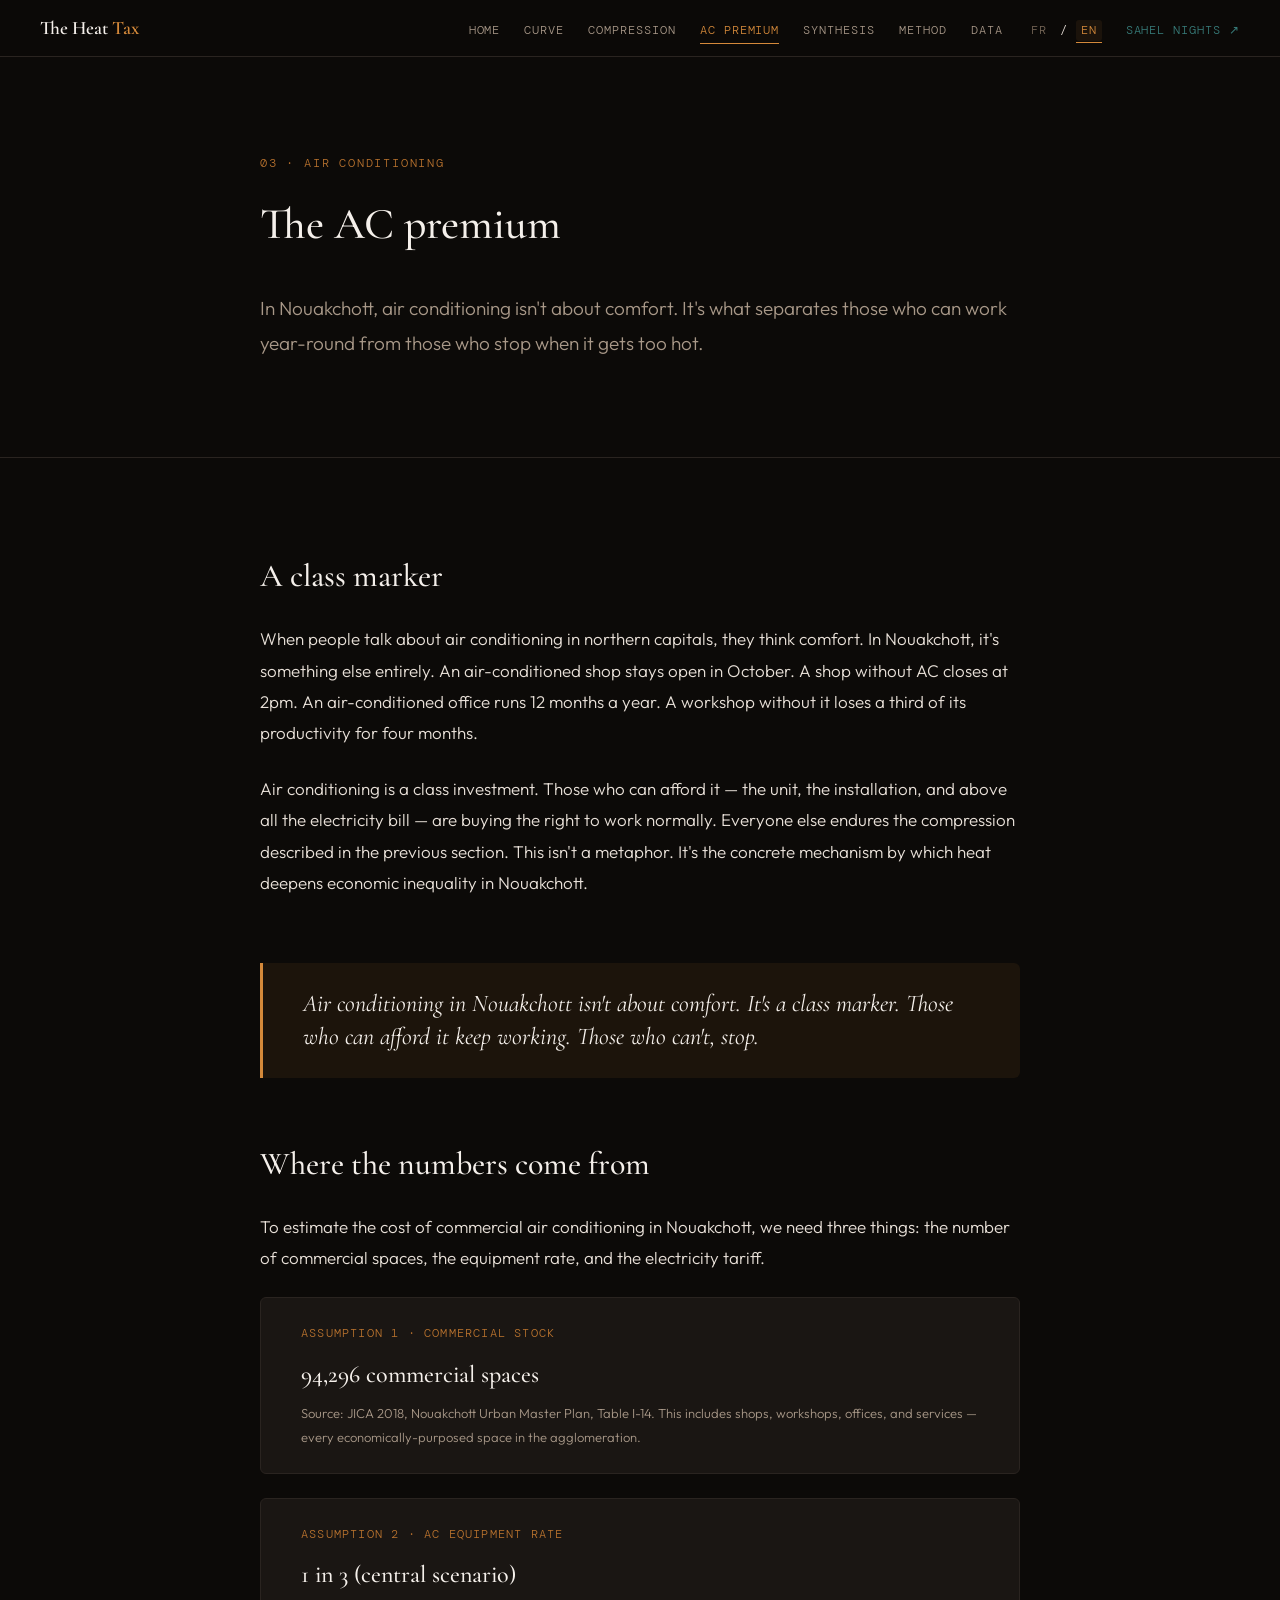
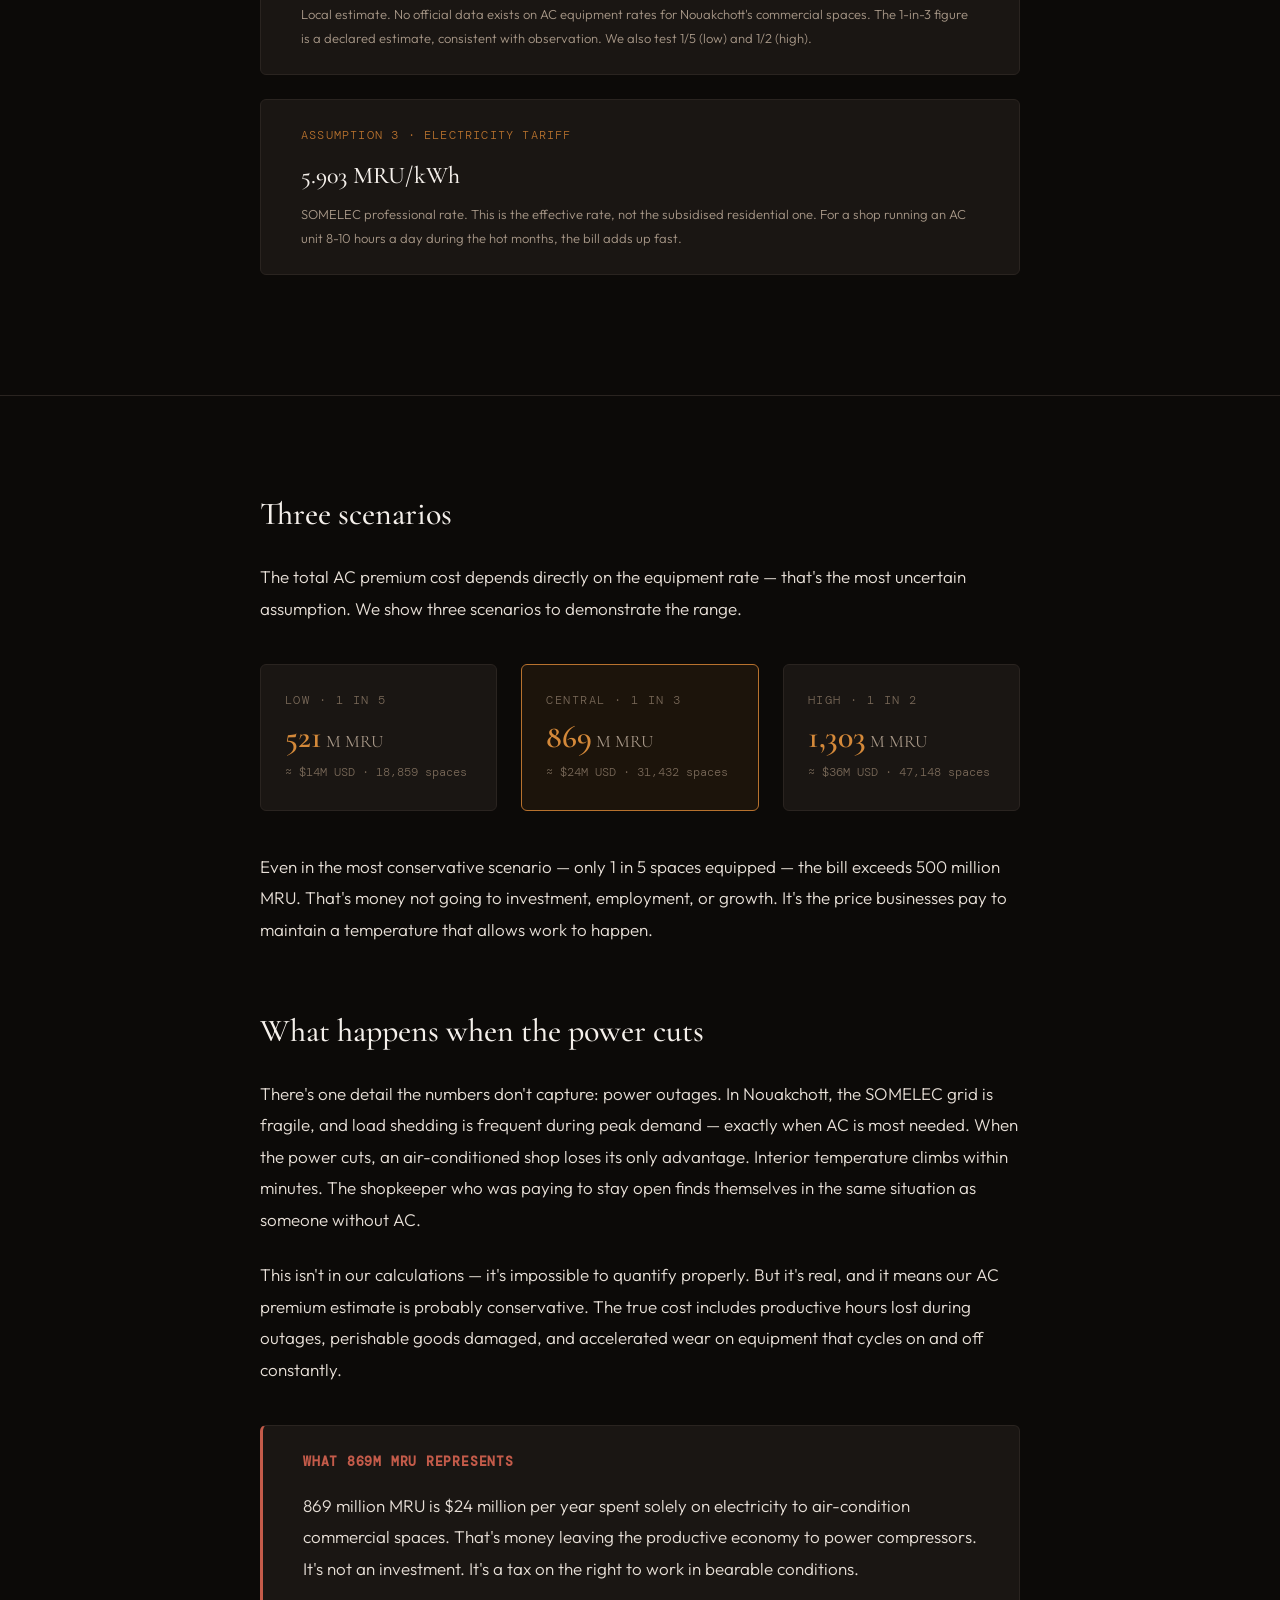
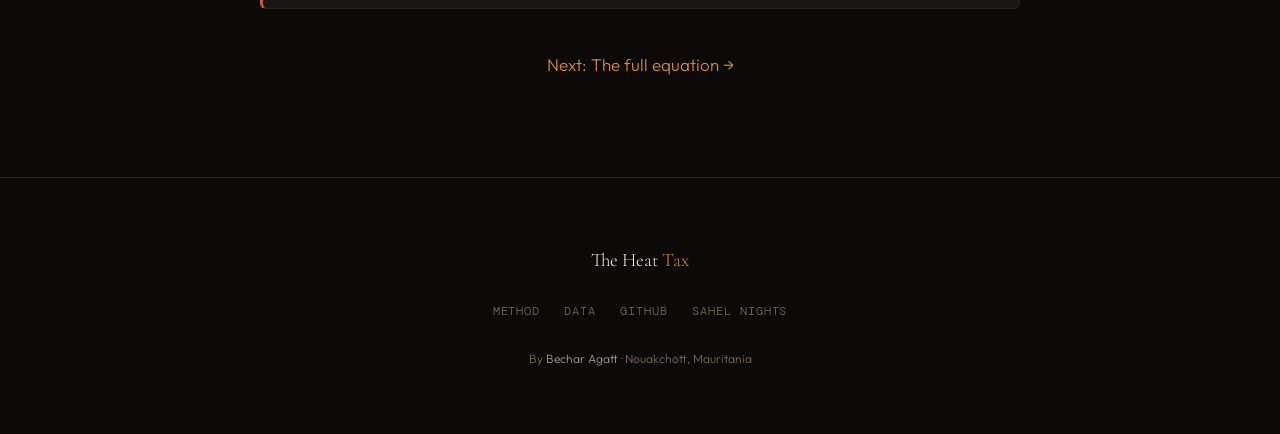
<file: site/en/premium.html>
<!DOCTYPE html>
<html lang="en">
<head>
  <meta charset="UTF-8">
  <meta name="viewport" content="width=device-width, initial-scale=1.0">
  <title>The AC Premium — The Heat Tax</title>
  <link rel="stylesheet" href="../style.css">
</head>
<body>
  <nav class="site-nav">
    <div class="nav-inner">
      <a href="./" class="nav-brand">The Heat <span>Tax</span></a>
      <ul class="nav-links">
        <li><a href="./">Home</a></li>
        <li><a href="curve.html">Curve</a></li>
        <li><a href="compression.html">Compression</a></li>
        <li><a href="premium.html" class="active">AC Premium</a></li>
        <li><a href="shadow.html">Synthesis</a></li>
        <li><a href="methodology.html">Method</a></li>
        <li><a href="data.html">Data</a></li>
        <li><span class="lang-switch"><a href="../premium.html">FR</a> / <a href="premium.html" class="active">EN</a></span></li>
        <li><a href="https://mauritan.me" class="nav-companion">Sahel Nights ↗</a></li>
      </ul>
      <button class="nav-toggle" aria-label="Menu"><span></span><span></span><span></span></button>
    </div>
  </nav>

  <main class="page-body">
    <section class="section">
      <div class="section-narrow">
        <p class="section-label fade-up">03 · Air conditioning</p>
        <h1 class="fade-up fade-up-d1">The AC premium</h1>
        <p class="lead fade-up fade-up-d2">In Nouakchott, air conditioning isn't about comfort. It's what separates those who can work year-round from those who stop when it gets too hot.</p>
      </div>
    </section>

    <section class="section">
      <div class="section-narrow reveal">
        <h2>A class marker</h2>
        <p>When people talk about air conditioning in northern capitals, they think comfort. In Nouakchott, it's something else entirely. An air-conditioned shop stays open in October. A shop without AC closes at 2pm. An air-conditioned office runs 12 months a year. A workshop without it loses a third of its productivity for four months.</p>
        <p>Air conditioning is a class investment. Those who can afford it — the unit, the installation, and above all the electricity bill — are buying the right to work normally. Everyone else endures the compression described in the previous section. This isn't a metaphor. It's the concrete mechanism by which heat deepens economic inequality in Nouakchott.</p>

        <div class="pullquote">
          <p>Air conditioning in Nouakchott isn't about comfort. It's a class marker. Those who can afford it keep working. Those who can't, stop.</p>
        </div>

        <h2 class="mt-xl">Where the numbers come from</h2>
        <p>To estimate the cost of commercial air conditioning in Nouakchott, we need three things: the number of commercial spaces, the equipment rate, and the electricity tariff.</p>

        <div class="assumption">
          <div class="assumption-label">Assumption 1 · Commercial stock</div>
          <div class="assumption-value">94,296 commercial spaces</div>
          <p>Source: JICA 2018, Nouakchott Urban Master Plan, Table I-14. This includes shops, workshops, offices, and services — every economically-purposed space in the agglomeration.</p>
        </div>

        <div class="assumption">
          <div class="assumption-label">Assumption 2 · AC equipment rate</div>
          <div class="assumption-value">1 in 3 (central scenario)</div>
          <p>Local estimate. No official data exists on AC equipment rates for Nouakchott's commercial spaces. The 1-in-3 figure is a declared estimate, consistent with observation. We also test 1/5 (low) and 1/2 (high).</p>
        </div>

        <div class="assumption">
          <div class="assumption-label">Assumption 3 · Electricity tariff</div>
          <div class="assumption-value">5.903 MRU/kWh</div>
          <p>SOMELEC professional rate. This is the effective rate, not the subsidised residential one. For a shop running an AC unit 8-10 hours a day during the hot months, the bill adds up fast.</p>
        </div>
      </div>
    </section>

    <section class="section">
      <div class="section-narrow reveal">
        <h2>Three scenarios</h2>
        <p>The total AC premium cost depends directly on the equipment rate — that's the most uncertain assumption. We show three scenarios to demonstrate the range.</p>

        <div class="stat-grid">
          <div class="stat-card">
            <span class="label">Low · 1 in 5</span>
            <div class="value">521<span class="value-unit"> M MRU</span></div>
            <span class="note">≈ $14M USD · 18,859 spaces</span>
          </div>
          <div class="stat-card highlight">
            <span class="label">Central · 1 in 3</span>
            <div class="value">869<span class="value-unit"> M MRU</span></div>
            <span class="note">≈ $24M USD · 31,432 spaces</span>
          </div>
          <div class="stat-card">
            <span class="label">High · 1 in 2</span>
            <div class="value">1,303<span class="value-unit"> M MRU</span></div>
            <span class="note">≈ $36M USD · 47,148 spaces</span>
          </div>
        </div>

        <p class="mt-lg">Even in the most conservative scenario — only 1 in 5 spaces equipped — the bill exceeds 500 million MRU. That's money not going to investment, employment, or growth. It's the price businesses pay to maintain a temperature that allows work to happen.</p>

        <h2 class="mt-xl">What happens when the power cuts</h2>
        <p>There's one detail the numbers don't capture: power outages. In Nouakchott, the SOMELEC grid is fragile, and load shedding is frequent during peak demand — exactly when AC is most needed. When the power cuts, an air-conditioned shop loses its only advantage. Interior temperature climbs within minutes. The shopkeeper who was paying to stay open finds themselves in the same situation as someone without AC.</p>
        <p>This isn't in our calculations — it's impossible to quantify properly. But it's real, and it means our AC premium estimate is probably conservative. The true cost includes productive hours lost during outages, perishable goods damaged, and accelerated wear on equipment that cycles on and off constantly.</p>

        <div class="callout callout-red">
          <h4>What 869M MRU represents</h4>
          <p>869 million MRU is $24 million per year spent solely on electricity to air-condition commercial spaces. That's money leaving the productive economy to power compressors. It's not an investment. It's a tax on the right to work in bearable conditions.</p>
        </div>
        <p class="mt-lg text-center"><a href="shadow.html">Next: The full equation →</a></p>
      </div>
    </section>
  </main>

  <footer class="site-footer">
    <div class="footer-inner">
      <div class="footer-brand">The Heat <span>Tax</span></div>
      <ul class="footer-links">
        <li><a href="methodology.html">Method</a></li>
        <li><a href="data.html">Data</a></li>
        <li><a href="https://github.com/agattbechar/nkc-heat-tax">GitHub</a></li>
        <li><a href="https://mauritan.me">Sahel Nights</a></li>
      </ul>
      <p class="footer-meta">By <a href="https://github.com/agattbechar">Bechar Agatt</a> · Nouakchott, Mauritania</p>
    </div>
  </footer>
  <script src="../site.js"></script>
</body>
</html>
</file>
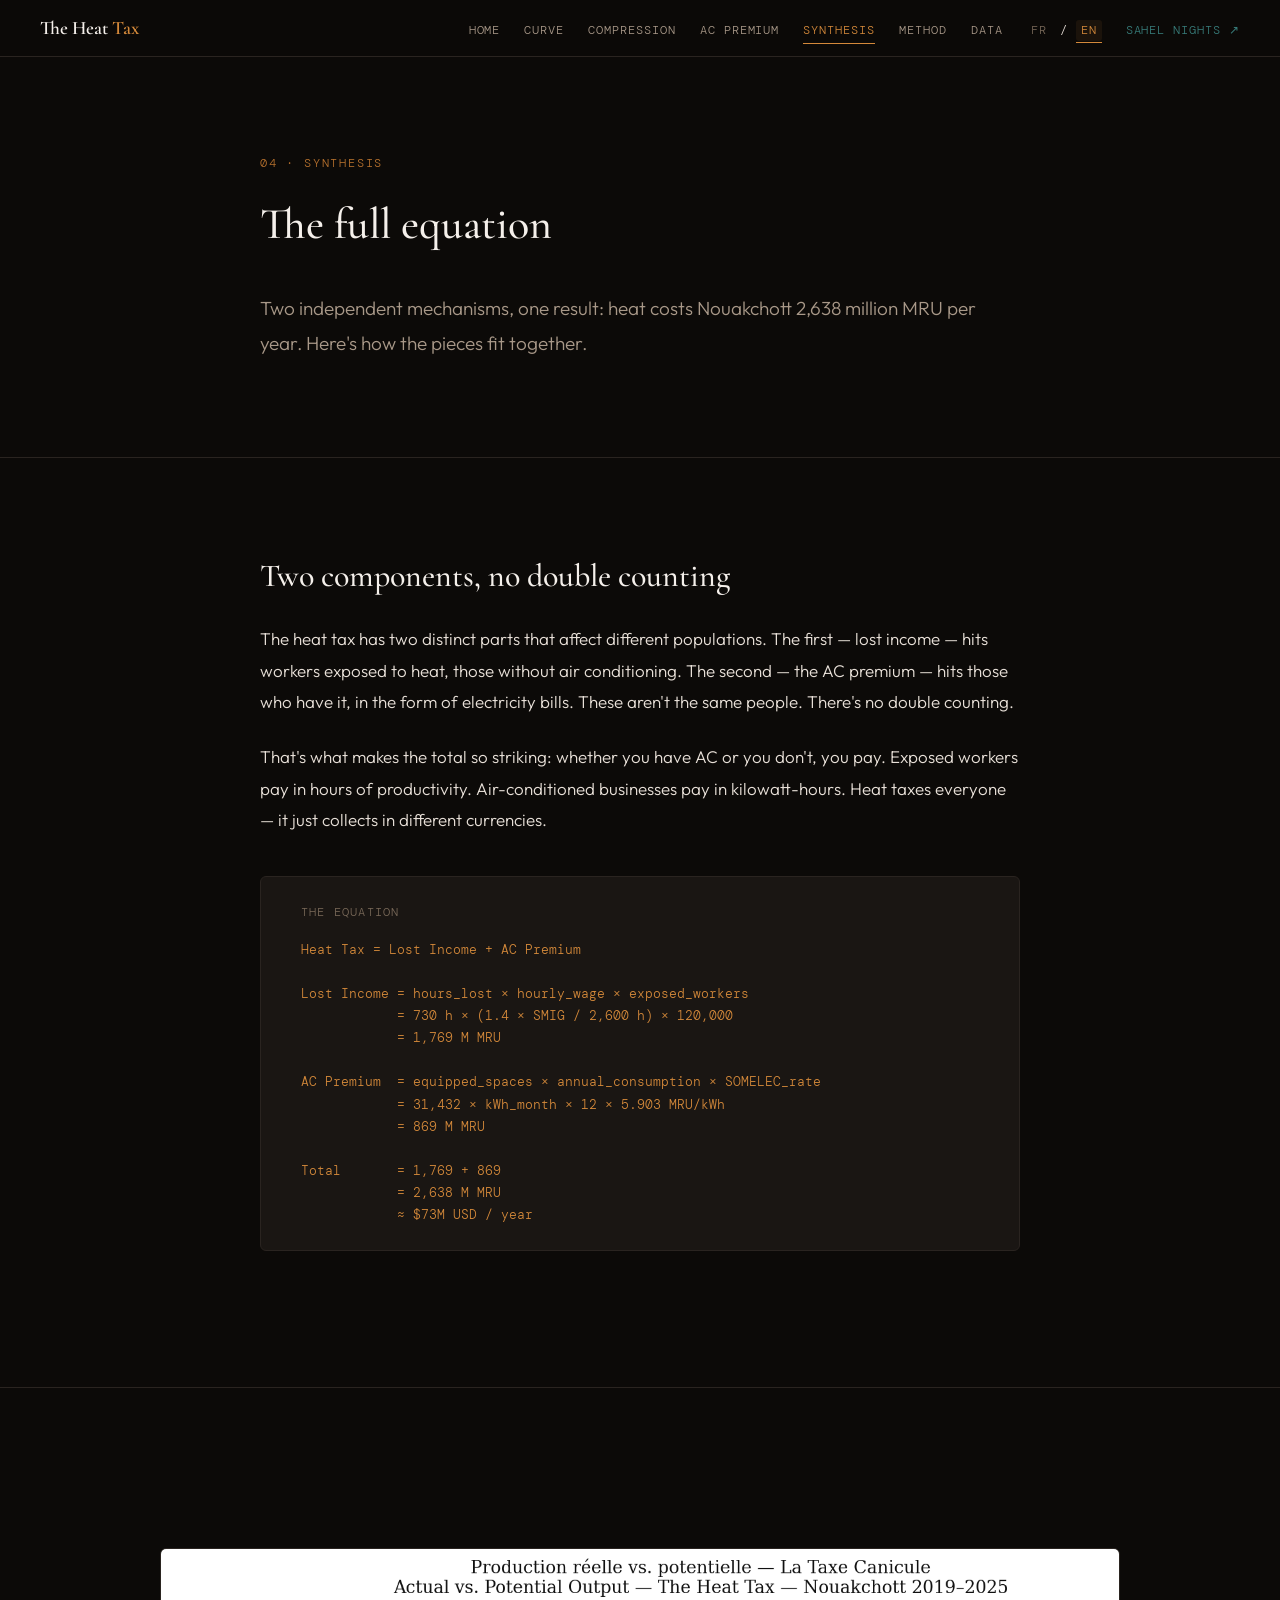
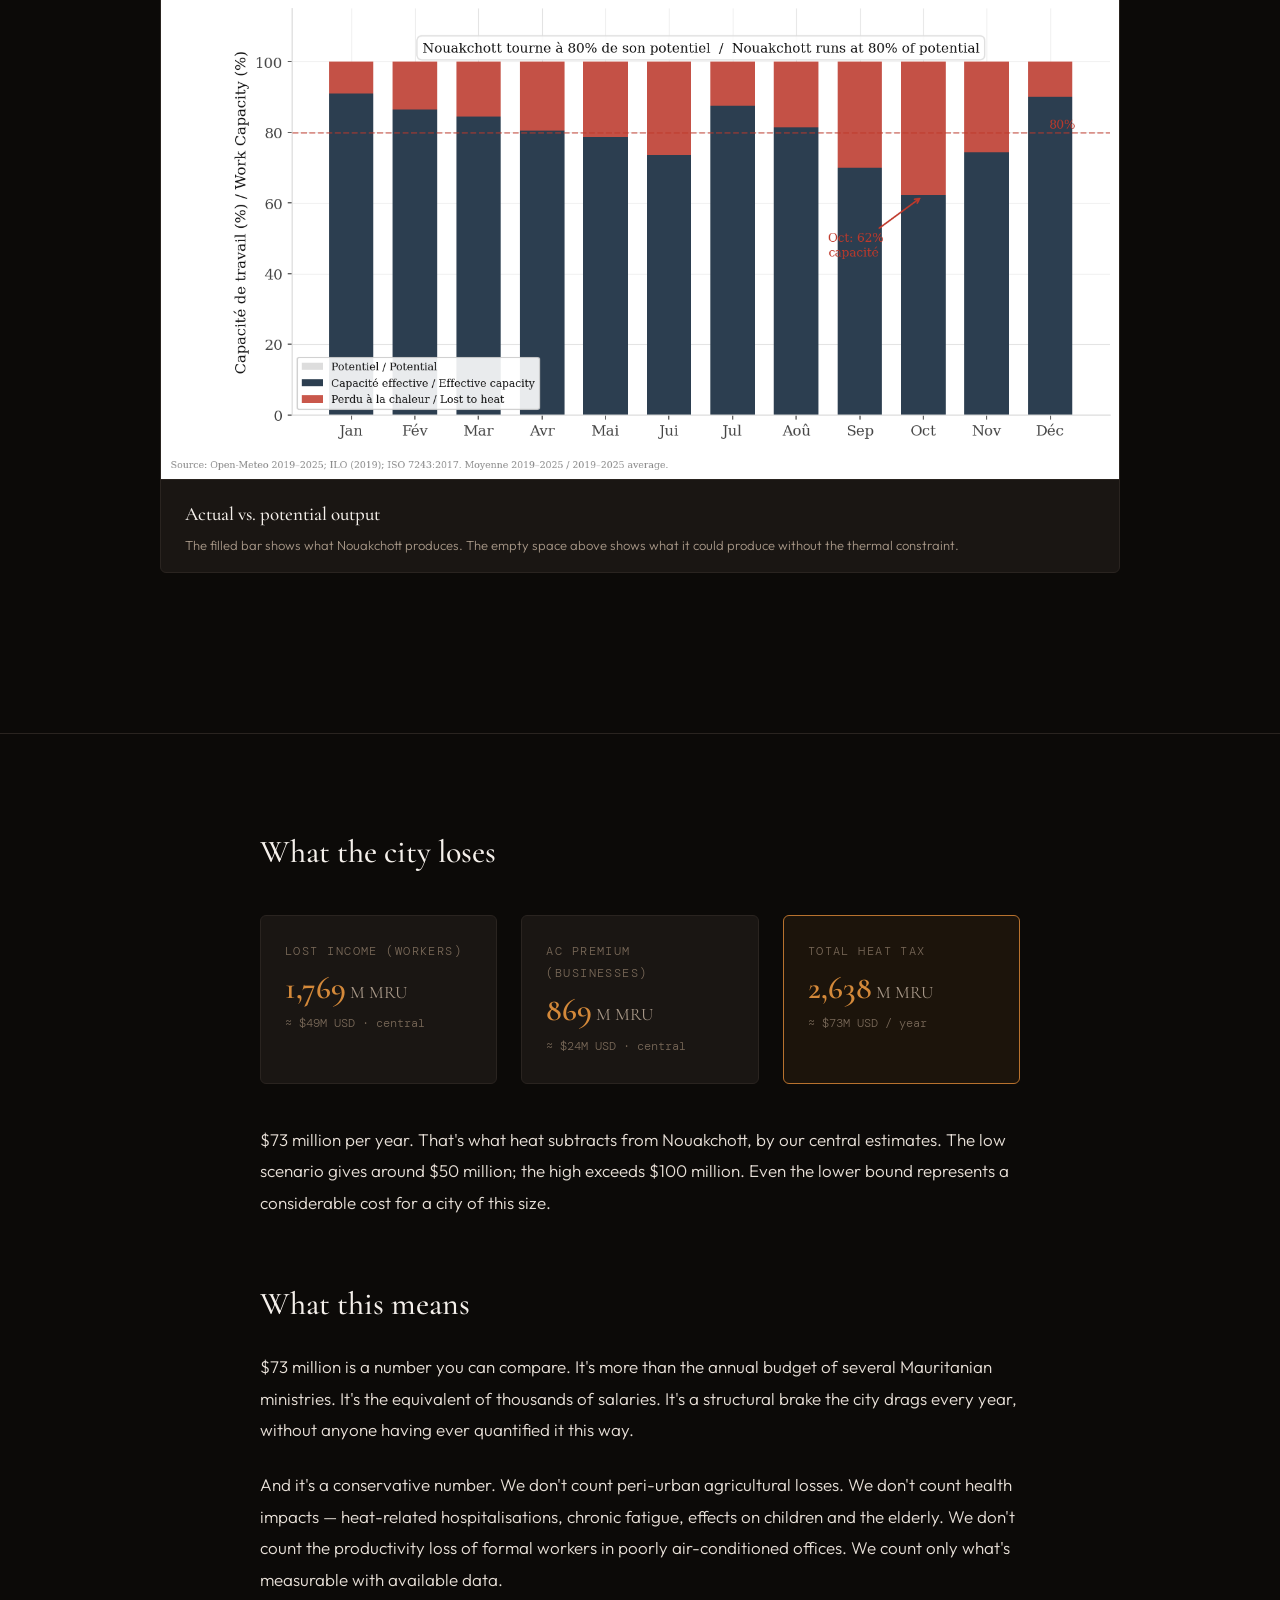
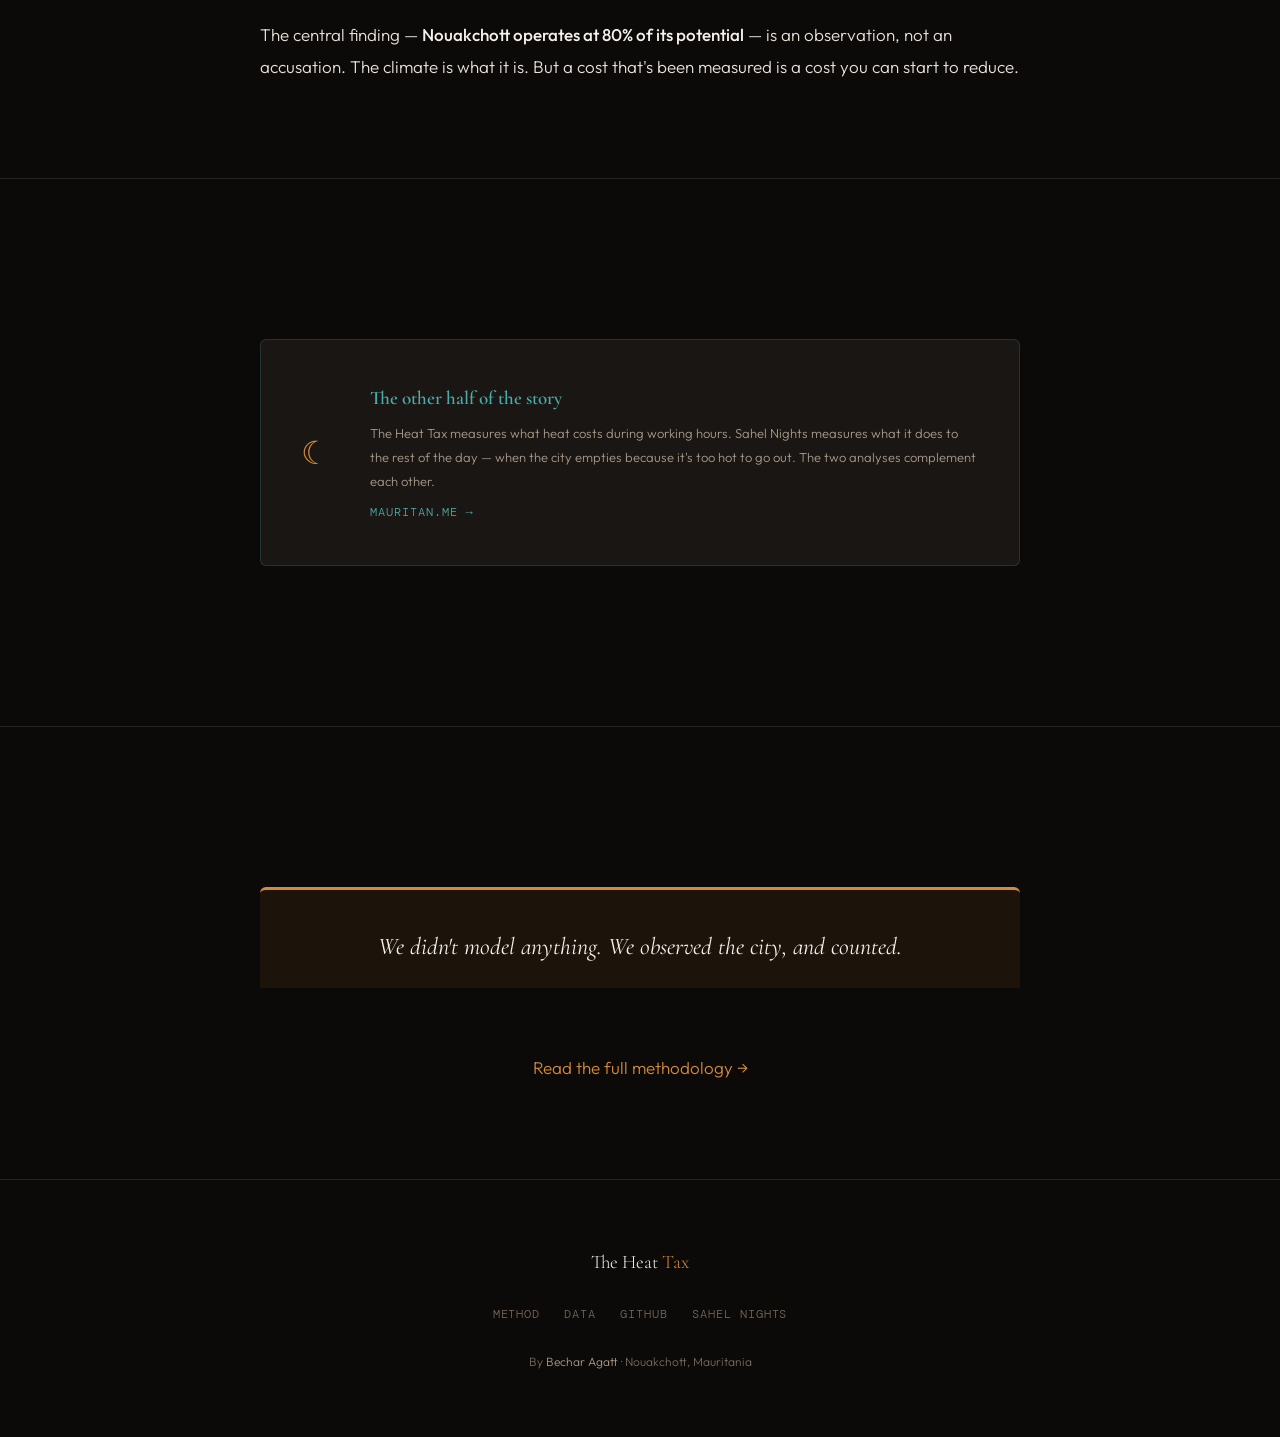
<file: site/en/shadow.html>
<!DOCTYPE html>
<html lang="en">
<head>
  <meta charset="UTF-8">
  <meta name="viewport" content="width=device-width, initial-scale=1.0">
  <title>The Full Equation — The Heat Tax</title>
  <link rel="stylesheet" href="../style.css">
</head>
<body>
  <nav class="site-nav">
    <div class="nav-inner">
      <a href="./" class="nav-brand">The Heat <span>Tax</span></a>
      <ul class="nav-links">
        <li><a href="./">Home</a></li>
        <li><a href="curve.html">Curve</a></li>
        <li><a href="compression.html">Compression</a></li>
        <li><a href="premium.html">AC Premium</a></li>
        <li><a href="shadow.html" class="active">Synthesis</a></li>
        <li><a href="methodology.html">Method</a></li>
        <li><a href="data.html">Data</a></li>
        <li><span class="lang-switch"><a href="../shadow.html">FR</a> / <a href="shadow.html" class="active">EN</a></span></li>
        <li><a href="https://mauritan.me" class="nav-companion">Sahel Nights ↗</a></li>
      </ul>
      <button class="nav-toggle" aria-label="Menu"><span></span><span></span><span></span></button>
    </div>
  </nav>

  <main class="page-body">
    <section class="section">
      <div class="section-narrow">
        <p class="section-label fade-up">04 · Synthesis</p>
        <h1 class="fade-up fade-up-d1">The full equation</h1>
        <p class="lead fade-up fade-up-d2">Two independent mechanisms, one result: heat costs Nouakchott 2,638 million MRU per year. Here's how the pieces fit together.</p>
      </div>
    </section>

    <section class="section">
      <div class="section-narrow reveal">
        <h2>Two components, no double counting</h2>
        <p>The heat tax has two distinct parts that affect different populations. The first — lost income — hits workers exposed to heat, those without air conditioning. The second — the AC premium — hits those who have it, in the form of electricity bills. These aren't the same people. There's no double counting.</p>
        <p>That's what makes the total so striking: whether you have AC or you don't, you pay. Exposed workers pay in hours of productivity. Air-conditioned businesses pay in kilowatt-hours. Heat taxes everyone — it just collects in different currencies.</p>

        <div class="formula">
          <span class="formula-label">The equation</span>
          <pre>Heat Tax = Lost Income + AC Premium

Lost Income = hours_lost × hourly_wage × exposed_workers
            = 730 h × (1.4 × SMIG / 2,600 h) × 120,000
            = 1,769 M MRU

AC Premium  = equipped_spaces × annual_consumption × SOMELEC_rate
            = 31,432 × kWh_month × 12 × 5.903 MRU/kWh
            = 869 M MRU

Total       = 1,769 + 869
            = 2,638 M MRU
            ≈ $73M USD / year</pre>
        </div>
      </div>
    </section>

    <section class="section">
      <div class="section-wide reveal">
        <div class="chart-wrap">
          <img src="../assets/charts/shadow_output.png" alt="Actual vs potential output in Nouakchott">
          <div class="chart-caption">
            <div class="chart-title">Actual vs. potential output</div>
            <p>The filled bar shows what Nouakchott produces. The empty space above shows what it could produce without the thermal constraint.</p>
          </div>
        </div>
      </div>
    </section>

    <section class="section">
      <div class="section-narrow reveal">
        <h2>What the city loses</h2>

        <div class="stat-grid">
          <div class="stat-card">
            <span class="label">Lost income (workers)</span>
            <div class="value">1,769<span class="value-unit"> M MRU</span></div>
            <span class="note">≈ $49M USD · central</span>
          </div>
          <div class="stat-card">
            <span class="label">AC premium (businesses)</span>
            <div class="value">869<span class="value-unit"> M MRU</span></div>
            <span class="note">≈ $24M USD · central</span>
          </div>
          <div class="stat-card highlight">
            <span class="label">Total heat tax</span>
            <div class="value">2,638<span class="value-unit"> M MRU</span></div>
            <span class="note">≈ $73M USD / year</span>
          </div>
        </div>

        <p class="mt-lg">$73 million per year. That's what heat subtracts from Nouakchott, by our central estimates. The low scenario gives around $50 million; the high exceeds $100 million. Even the lower bound represents a considerable cost for a city of this size.</p>

        <h2 class="mt-xl">What this means</h2>
        <p>$73 million is a number you can compare. It's more than the annual budget of several Mauritanian ministries. It's the equivalent of thousands of salaries. It's a structural brake the city drags every year, without anyone having ever quantified it this way.</p>
        <p>And it's a conservative number. We don't count peri-urban agricultural losses. We don't count health impacts — heat-related hospitalisations, chronic fatigue, effects on children and the elderly. We don't count the productivity loss of formal workers in poorly air-conditioned offices. We count only what's measurable with available data.</p>
        <p>The central finding — <strong>Nouakchott operates at 80% of its potential</strong> — is an observation, not an accusation. The climate is what it is. But a cost that's been measured is a cost you can start to reduce.</p>
      </div>
    </section>

    <section class="section">
      <div class="section-narrow reveal">
        <a href="https://mauritan.me" class="companion">
          <div class="companion-icon">☾</div>
          <div class="companion-text">
            <h4>The other half of the story</h4>
            <p>The Heat Tax measures what heat costs during working hours. Sahel Nights measures what it does to the rest of the day — when the city empties because it's too hot to go out. The two analyses complement each other.</p>
            <span class="companion-link">mauritan.me →</span>
          </div>
        </a>
      </div>
    </section>

    <section class="section">
      <div class="section-narrow reveal text-center">
        <div class="pullquote" style="text-align: center; border-left: none; border-top: 3px solid var(--amber); border-radius: 6px 6px 0 0; padding-top: var(--space-lg);">
          <p>We didn't model anything. We observed the city, and counted.</p>
        </div>
        <p class="mt-lg"><a href="methodology.html">Read the full methodology →</a></p>
      </div>
    </section>
  </main>

  <footer class="site-footer">
    <div class="footer-inner">
      <div class="footer-brand">The Heat <span>Tax</span></div>
      <ul class="footer-links">
        <li><a href="methodology.html">Method</a></li>
        <li><a href="data.html">Data</a></li>
        <li><a href="https://github.com/agattbechar/nkc-heat-tax">GitHub</a></li>
        <li><a href="https://mauritan.me">Sahel Nights</a></li>
      </ul>
      <p class="footer-meta">By <a href="https://github.com/agattbechar">Bechar Agatt</a> · Nouakchott, Mauritania</p>
    </div>
  </footer>
  <script src="../site.js"></script>
</body>
</html>
</file>
<file: site/style.css>
/* ============================================================
   La Taxe Canicule — Design System
   mauritan.site
   Amber sibling of Les Nuits du Sahel (mauritan.me)
   ============================================================ */

@import url('https://fonts.googleapis.com/css2?family=Cormorant+Garamond:ital,wght@0,400;0,500;0,600;0,700;1,400;1,500&family=Outfit:wght@300;400;500;600&family=DM+Mono:wght@400;500&display=swap');

:root {
  --bg: #0C0A08;
  --bg-raised: #141110;
  --bg-card: #1A1613;
  --bg-card-hover: #1F1B17;
  --border: #2A2420;
  --border-light: #3A3228;

  --amber: #D4893A;
  --amber-dim: #B8722E;
  --amber-bright: #E8A04E;
  --amber-glow: rgba(212, 137, 58, 0.08);
  --amber-glow-strong: rgba(212, 137, 58, 0.15);

  --text: #E8E0D8;
  --text-secondary: #A89888;
  --text-muted: #786858;
  --text-bright: #F5F0EB;

  --red-accent: #C45B4A;
  --green-accent: #5A9E6F;
  --teal-companion: #4AADAA;

  --font-display: 'Cormorant Garamond', Georgia, serif;
  --font-body: 'Outfit', -apple-system, sans-serif;
  --font-mono: 'DM Mono', 'Consolas', monospace;

  --text-xs: 0.75rem;
  --text-sm: 0.8125rem;
  --text-base: 1.0625rem;
  --text-lg: 1.1875rem;
  --text-xl: 1.5rem;
  --text-2xl: 2rem;
  --text-3xl: 2.75rem;
  --text-4xl: 3.75rem;
  --text-hero: clamp(4rem, 10vw, 8rem);

  --leading-tight: 1.2;
  --leading-snug: 1.4;
  --leading-body: 1.85;

  --space-xs: 0.5rem;
  --space-sm: 1rem;
  --space-md: 1.5rem;
  --space-lg: 2.5rem;
  --space-xl: 4rem;
  --space-2xl: 6rem;
  --space-3xl: 8rem;

  --content-width: 760px;
  --wide-width: 960px;
  --full-width: 1200px;

  --ease-out: cubic-bezier(0.22, 1, 0.36, 1);
  --duration: 0.3s;
}

*, *::before, *::after { margin: 0; padding: 0; box-sizing: border-box; }

html {
  font-size: 16px;
  scroll-behavior: smooth;
  -webkit-font-smoothing: antialiased;
  -moz-osx-font-smoothing: grayscale;
}

body {
  font-family: var(--font-body);
  font-size: var(--text-base);
  font-weight: 300;
  line-height: var(--leading-body);
  color: var(--text);
  background-color: var(--bg);
  overflow-x: hidden;
}

::selection {
  background: rgba(212, 137, 58, 0.3);
  color: var(--text-bright);
}

img { max-width: 100%; height: auto; display: block; }

a {
  color: var(--amber);
  text-decoration: none;
  transition: color var(--duration) var(--ease-out);
}
a:hover { color: var(--amber-bright); }

/* --- Nav --- */
.site-nav {
  position: fixed;
  top: 0; left: 0; right: 0;
  z-index: 100;
  background: rgba(12, 10, 8, 0.92);
  backdrop-filter: blur(8px);
  -webkit-backdrop-filter: blur(8px);
  border-bottom: 1px solid var(--border);
  padding: 0 var(--space-md);
}

.nav-inner {
  max-width: var(--full-width);
  margin: 0 auto;
  display: flex;
  align-items: center;
  justify-content: space-between;
  height: 56px;
}

.nav-brand {
  font-family: var(--font-display);
  font-size: var(--text-lg);
  font-weight: 600;
  color: var(--text-bright);
}
.nav-brand span { color: var(--amber); }

.nav-links {
  display: flex;
  align-items: center;
  gap: var(--space-md);
  list-style: none;
}

.nav-links a {
  font-family: var(--font-mono);
  font-size: var(--text-xs);
  text-transform: uppercase;
  letter-spacing: 0.08em;
  color: var(--text-secondary);
  padding: 0.35em 0;
  position: relative;
  transition: color var(--duration) var(--ease-out);
}

.nav-links a::after {
  content: '';
  position: absolute;
  bottom: -2px; left: 0; right: 0;
  height: 1px;
  background: var(--amber);
  transform: scaleX(0);
  transform-origin: right;
  transition: transform var(--duration) var(--ease-out);
}

.nav-links a:hover,
.nav-links a.active { color: var(--amber); }
.nav-links a:hover::after,
.nav-links a.active::after {
  transform: scaleX(1);
  transform-origin: left;
}

.nav-companion {
  font-family: var(--font-mono);
  font-size: var(--text-xs);
  color: var(--teal-companion) !important;
  letter-spacing: 0.08em;
  text-transform: uppercase;
  opacity: 0.7;
  transition: opacity var(--duration) var(--ease-out);
}
.nav-companion:hover { color: var(--teal-companion) !important; opacity: 1; }

.nav-toggle {
  display: none;
  background: none;
  border: none;
  cursor: pointer;
  padding: 0.5rem;
}
.nav-toggle span {
  display: block; width: 20px; height: 1.5px;
  background: var(--text-secondary);
  margin: 5px 0;
  transition: all var(--duration) var(--ease-out);
}
.nav-toggle.open span:nth-child(1) { transform: rotate(45deg) translate(4px, 4px); }
.nav-toggle.open span:nth-child(2) { opacity: 0; }
.nav-toggle.open span:nth-child(3) { transform: rotate(-45deg) translate(4px, -4px); }

/* --- Layout --- */
.page-body { padding-top: 56px; }

.section { padding: var(--space-2xl) var(--space-md); }

.section-narrow { max-width: var(--content-width); margin: 0 auto; }
.section-wide { max-width: var(--wide-width); margin: 0 auto; }
.section-full { max-width: var(--full-width); margin: 0 auto; }

.section + .section { border-top: 1px solid var(--border); }

/* --- Hero --- */
.hero {
  min-height: 85vh;
  display: flex;
  flex-direction: column;
  justify-content: center;
  align-items: center;
  text-align: center;
  padding: var(--space-3xl) var(--space-md);
  position: relative;
}

.hero::before {
  content: '';
  position: absolute;
  top: 0; left: 50%;
  transform: translateX(-50%);
  width: 600px; height: 600px;
  background: radial-gradient(circle, rgba(212, 137, 58, 0.06) 0%, transparent 70%);
  pointer-events: none;
}

.hero-label {
  font-family: var(--font-mono);
  font-size: var(--text-xs);
  text-transform: uppercase;
  letter-spacing: 0.15em;
  color: var(--text-muted);
  margin-bottom: var(--space-lg);
}

.hero-title {
  font-family: var(--font-display);
  font-size: var(--text-4xl);
  font-weight: 600;
  color: var(--text-bright);
  line-height: 1;
  margin-bottom: var(--space-xs);
  letter-spacing: -0.01em;
}

.hero-subtitle {
  font-family: var(--font-display);
  font-size: var(--text-xl);
  font-weight: 400;
  font-style: italic;
  color: var(--text-secondary);
  line-height: var(--leading-snug);
  margin-bottom: var(--space-xl);
  max-width: 560px;
}

.hero-number {
  font-family: var(--font-display);
  font-size: var(--text-hero);
  font-weight: 700;
  color: var(--amber);
  line-height: 0.9;
  margin-bottom: var(--space-sm);
}

.hero-number-suffix {
  font-size: 0.45em;
  color: var(--text-secondary);
  font-weight: 400;
}

.hero-headline {
  font-family: var(--font-display);
  font-size: var(--text-3xl);
  font-weight: 500;
  color: var(--text-bright);
  line-height: var(--leading-tight);
  max-width: 640px;
  margin: var(--space-md) auto var(--space-lg);
}

.hero-body {
  font-size: var(--text-lg);
  color: var(--text-secondary);
  max-width: 560px;
  line-height: var(--leading-body);
}

/* --- Typography --- */
h1, h2, h3, h4 {
  font-family: var(--font-display);
  color: var(--text-bright);
  font-weight: 500;
}

h1 { font-size: var(--text-3xl); line-height: var(--leading-tight); margin-bottom: var(--space-lg); }
h2 { font-size: var(--text-2xl); line-height: var(--leading-snug); margin-bottom: var(--space-md); }
h3 { font-size: var(--text-xl); line-height: var(--leading-snug); margin-bottom: var(--space-sm); }
h4 { font-size: var(--text-lg); font-weight: 600; margin-bottom: var(--space-sm); }

p { margin-bottom: var(--space-md); }
p:last-child { margin-bottom: 0; }

.label {
  font-family: var(--font-mono);
  font-size: var(--text-xs);
  text-transform: uppercase;
  letter-spacing: 0.12em;
  color: var(--text-muted);
}

.section-label {
  font-family: var(--font-mono);
  font-size: var(--text-xs);
  text-transform: uppercase;
  letter-spacing: 0.15em;
  color: var(--amber-dim);
  margin-bottom: var(--space-md);
}

.lead {
  font-size: var(--text-lg);
  color: var(--text-secondary);
  line-height: var(--leading-body);
  margin-bottom: var(--space-lg);
}

strong { font-weight: 500; color: var(--text-bright); }

/* --- Stat Cards --- */
.stat-grid {
  display: grid;
  grid-template-columns: repeat(auto-fit, minmax(200px, 1fr));
  gap: var(--space-md);
  margin: var(--space-lg) 0;
}

.stat-card {
  background: var(--bg-card);
  border: 1px solid var(--border);
  border-radius: 6px;
  padding: var(--space-md);
  transition: border-color var(--duration) var(--ease-out), background var(--duration) var(--ease-out);
}
.stat-card:hover { border-color: var(--border-light); background: var(--bg-card-hover); }

.stat-card .label { display: block; margin-bottom: var(--space-xs); }

.stat-card .value {
  font-family: var(--font-display);
  font-size: var(--text-2xl);
  font-weight: 600;
  color: var(--amber);
  line-height: 1.1;
}
.stat-card .value-unit { font-size: 0.55em; color: var(--text-secondary); font-weight: 400; }

.stat-card .note {
  font-family: var(--font-mono);
  font-size: var(--text-xs);
  color: var(--text-muted);
  margin-top: var(--space-xs);
}

.stat-card.highlight {
  border-color: var(--amber-dim);
  background: var(--amber-glow);
}
.stat-card.highlight:hover { background: var(--amber-glow-strong); }

/* --- Chart Wrap --- */
.chart-wrap {
  margin: var(--space-xl) 0;
  background: var(--bg-card);
  border: 1px solid var(--border);
  border-radius: 6px;
  overflow: hidden;
}
.chart-wrap img { width: 100%; display: block; }

.chart-caption {
  padding: var(--space-sm) var(--space-md);
  border-top: 1px solid var(--border);
}
.chart-caption .chart-title {
  font-family: var(--font-display);
  font-size: var(--text-lg);
  font-weight: 500;
  color: var(--text-bright);
  margin-bottom: 0.25rem;
}
.chart-caption p { font-size: var(--text-sm); color: var(--text-secondary); margin: 0; line-height: 1.6; }

/* --- Pullquote --- */
.pullquote {
  border-left: 3px solid var(--amber);
  padding: var(--space-md) var(--space-lg);
  margin: var(--space-xl) 0;
  background: var(--amber-glow);
  border-radius: 0 6px 6px 0;
}

.pullquote p {
  font-family: var(--font-display);
  font-size: var(--text-xl);
  font-weight: 400;
  font-style: italic;
  color: var(--text-bright);
  line-height: var(--leading-snug);
  margin: 0;
}

.pullquote .attribution {
  font-family: var(--font-mono);
  font-size: var(--text-xs);
  color: var(--text-muted);
  font-style: normal;
  margin-top: var(--space-sm);
  text-transform: uppercase;
  letter-spacing: 0.08em;
}

/* --- Callout --- */
.callout {
  background: var(--bg-card);
  border: 1px solid var(--border);
  border-radius: 6px;
  padding: var(--space-md) var(--space-lg);
  margin: var(--space-lg) 0;
}
.callout-amber { border-left: 3px solid var(--amber); }
.callout-red { border-left: 3px solid var(--red-accent); }

.callout h4 {
  font-family: var(--font-mono);
  font-size: var(--text-sm);
  text-transform: uppercase;
  letter-spacing: 0.06em;
  color: var(--amber);
  margin-bottom: var(--space-sm);
}
.callout-red h4 { color: var(--red-accent); }

/* --- Assumption Block --- */
.assumption {
  background: var(--bg-card);
  border: 1px solid var(--border);
  border-radius: 6px;
  padding: var(--space-md) var(--space-lg);
  margin: var(--space-md) 0;
}

.assumption .assumption-label {
  font-family: var(--font-mono);
  font-size: var(--text-xs);
  text-transform: uppercase;
  letter-spacing: 0.1em;
  color: var(--amber-dim);
  margin-bottom: var(--space-xs);
}

.assumption .assumption-value {
  font-family: var(--font-display);
  font-size: var(--text-xl);
  color: var(--text-bright);
  font-weight: 500;
  margin-bottom: 0.25rem;
}

.assumption p { font-size: var(--text-sm); color: var(--text-secondary); }

/* --- Formula Block --- */
.formula {
  background: var(--bg-card);
  border: 1px solid var(--border);
  border-radius: 6px;
  padding: var(--space-md) var(--space-lg);
  margin: var(--space-lg) 0;
  overflow-x: auto;
}
.formula pre {
  font-family: var(--font-mono);
  font-size: var(--text-sm);
  color: var(--amber);
  line-height: 1.7;
  white-space: pre-wrap;
  word-break: break-word;
}
.formula .formula-label {
  font-family: var(--font-mono);
  font-size: var(--text-xs);
  text-transform: uppercase;
  letter-spacing: 0.1em;
  color: var(--text-muted);
  margin-bottom: var(--space-sm);
  display: block;
}

/* --- Source List --- */
.source-list { list-style: none; margin: var(--space-lg) 0; }
.source-list li {
  padding: var(--space-sm) 0;
  border-bottom: 1px solid var(--border);
  display: flex;
  align-items: flex-start;
  gap: var(--space-sm);
}
.source-list li:last-child { border-bottom: none; }

.source-badge {
  font-family: var(--font-mono);
  font-size: var(--text-xs);
  text-transform: uppercase;
  letter-spacing: 0.06em;
  padding: 0.2em 0.6em;
  border-radius: 3px;
  white-space: nowrap;
  flex-shrink: 0;
  margin-top: 0.15em;
}

.badge-primary { background: rgba(212, 137, 58, 0.15); color: var(--amber); border: 1px solid rgba(212, 137, 58, 0.3); }
.badge-secondary { background: rgba(90, 158, 111, 0.15); color: var(--green-accent); border: 1px solid rgba(90, 158, 111, 0.3); }
.badge-reference { background: rgba(168, 152, 136, 0.1); color: var(--text-secondary); border: 1px solid var(--border); }

.source-text { font-size: var(--text-sm); color: var(--text-secondary); line-height: 1.6; }
.source-text strong { color: var(--text); font-weight: 500; }

/* --- Companion Block --- */
.companion {
  background: var(--bg-card);
  border: 1px solid rgba(74, 173, 170, 0.2);
  border-radius: 6px;
  padding: var(--space-lg);
  margin: var(--space-xl) 0;
  display: flex;
  align-items: center;
  gap: var(--space-lg);
  transition: border-color var(--duration) var(--ease-out), background var(--duration) var(--ease-out);
  text-decoration: none;
}
.companion:hover { border-color: rgba(74, 173, 170, 0.4); background: var(--bg-card-hover); }

.companion-icon { font-size: 2rem; flex-shrink: 0; }

.companion-text h4 {
  font-family: var(--font-display);
  font-size: var(--text-lg);
  color: var(--teal-companion);
  margin-bottom: 0.35rem;
}
.companion-text p { font-size: var(--text-sm); color: var(--text-secondary); margin: 0; }
.companion-text .companion-link {
  font-family: var(--font-mono);
  font-size: var(--text-xs);
  color: var(--teal-companion);
  text-transform: uppercase;
  letter-spacing: 0.08em;
  margin-top: 0.5rem;
  display: inline-block;
}

/* --- Table --- */
.data-table { width: 100%; border-collapse: collapse; margin: var(--space-lg) 0; font-size: var(--text-sm); }
.data-table thead { border-bottom: 2px solid var(--border-light); }
.data-table th {
  font-family: var(--font-mono);
  font-size: var(--text-xs);
  text-transform: uppercase;
  letter-spacing: 0.08em;
  color: var(--text-muted);
  padding: var(--space-sm);
  text-align: left;
  font-weight: 500;
}
.data-table td { padding: var(--space-sm); border-bottom: 1px solid var(--border); color: var(--text-secondary); }
.data-table tr:hover td { background: var(--bg-raised); }
.td-highlight { color: var(--amber) !important; font-weight: 500; }
.td-muted { color: var(--text-muted) !important; }

/* --- Section Preview (index) --- */
.section-preview {
  display: block;
  background: var(--bg-card);
  border: 1px solid var(--border);
  border-radius: 6px;
  padding: var(--space-lg);
  margin: var(--space-md) 0;
  color: var(--text);
  transition: border-color var(--duration) var(--ease-out), background var(--duration) var(--ease-out);
}
.section-preview:hover { border-color: var(--amber-dim); background: var(--bg-card-hover); color: var(--text); }

.section-preview .preview-number {
  font-family: var(--font-mono);
  font-size: var(--text-xs);
  color: var(--amber-dim);
  text-transform: uppercase;
  letter-spacing: 0.1em;
  margin-bottom: var(--space-xs);
}
.section-preview h3 { color: var(--text-bright); margin-bottom: var(--space-xs); }
.section-preview p { font-size: var(--text-sm); color: var(--text-secondary); margin: 0; }

/* --- TOC (methodology) --- */
.toc {
  position: sticky;
  top: 72px;
  background: var(--bg-card);
  border: 1px solid var(--border);
  border-radius: 6px;
  padding: var(--space-md);
  margin-bottom: var(--space-xl);
}
.toc h4 {
  font-family: var(--font-mono);
  font-size: var(--text-xs);
  text-transform: uppercase;
  letter-spacing: 0.1em;
  color: var(--text-muted);
  margin-bottom: var(--space-sm);
}
.toc ul { list-style: none; }
.toc li { margin-bottom: 0.4rem; }
.toc a { font-size: var(--text-sm); color: var(--text-secondary); }
.toc a:hover { color: var(--amber); }

/* --- Language Switcher --- */
.lang-switch {
  font-family: var(--font-mono);
  font-size: var(--text-xs);
  text-transform: uppercase;
  letter-spacing: 0.08em;
}
.lang-switch a {
  color: var(--text-muted);
  padding: 0.2em 0.4em;
  border-radius: 3px;
}
.lang-switch a:hover { color: var(--text); }
.lang-switch a.active { color: var(--amber); background: var(--amber-glow); }

/* --- Footer --- */
.site-footer {
  border-top: 1px solid var(--border);
  padding: var(--space-xl) var(--space-md);
  text-align: center;
}
.footer-inner { max-width: var(--content-width); margin: 0 auto; }

.footer-brand {
  font-family: var(--font-display);
  font-size: var(--text-lg);
  color: var(--text-bright);
  margin-bottom: var(--space-sm);
}
.footer-brand span { color: var(--amber); }

.footer-links {
  display: flex;
  justify-content: center;
  gap: var(--space-md);
  margin-bottom: var(--space-md);
  list-style: none;
}
.footer-links a {
  font-family: var(--font-mono);
  font-size: var(--text-xs);
  text-transform: uppercase;
  letter-spacing: 0.08em;
  color: var(--text-muted);
}
.footer-links a:hover { color: var(--text-secondary); }

.footer-meta { font-size: var(--text-xs); color: var(--text-muted); line-height: 1.8; }
.footer-meta a { color: var(--text-secondary); }

/* --- Animations --- */
@keyframes fadeUp {
  from { opacity: 0; transform: translateY(24px); }
  to { opacity: 1; transform: translateY(0); }
}

.fade-up { opacity: 0; animation: fadeUp 0.8s var(--ease-out) forwards; }
.fade-up-d1 { animation-delay: 0.1s; }
.fade-up-d2 { animation-delay: 0.2s; }
.fade-up-d3 { animation-delay: 0.35s; }
.fade-up-d4 { animation-delay: 0.5s; }
.fade-up-d5 { animation-delay: 0.65s; }

.reveal {
  opacity: 0;
  transform: translateY(20px);
  transition: opacity 0.7s var(--ease-out), transform 0.7s var(--ease-out);
}
.reveal.visible { opacity: 1; transform: translateY(0); }

/* --- Utility --- */
.text-amber { color: var(--amber); }
.text-muted { color: var(--text-muted); }
.text-secondary { color: var(--text-secondary); }
.text-bright { color: var(--text-bright); }
.text-teal { color: var(--teal-companion); }
.text-center { text-align: center; }
.mt-sm { margin-top: var(--space-sm); }
.mt-md { margin-top: var(--space-md); }
.mt-lg { margin-top: var(--space-lg); }
.mt-xl { margin-top: var(--space-xl); }
.mb-sm { margin-bottom: var(--space-sm); }
.mb-md { margin-bottom: var(--space-md); }
.mb-lg { margin-bottom: var(--space-lg); }
.mb-xl { margin-bottom: var(--space-xl); }

.sr-only {
  position: absolute; width: 1px; height: 1px;
  overflow: hidden; clip: rect(0,0,0,0);
  white-space: nowrap; border: 0;
}

/* --- Responsive --- */
@media (max-width: 768px) {
  :root {
    --text-hero: clamp(3rem, 14vw, 5rem);
    --text-3xl: 2rem;
    --text-2xl: 1.625rem;
  }

  .nav-links {
    display: none;
    position: absolute;
    top: 56px; left: 0; right: 0;
    background: rgba(12, 10, 8, 0.97);
    border-bottom: 1px solid var(--border);
    flex-direction: column;
    padding: var(--space-md);
    gap: var(--space-sm);
  }
  .nav-links.open { display: flex; }
  .nav-toggle { display: block; }

  .section { padding: var(--space-xl) var(--space-md); }
  .hero { min-height: 70vh; padding: var(--space-2xl) var(--space-md); }
  .stat-grid { grid-template-columns: 1fr 1fr; }
  .companion { flex-direction: column; text-align: center; }
  .data-table { font-size: var(--text-xs); }
  .data-table th, .data-table td { padding: var(--space-xs); }
}

@media (max-width: 480px) {
  .stat-grid { grid-template-columns: 1fr; }
  .footer-links { flex-direction: column; gap: var(--space-sm); }
}
</file>
